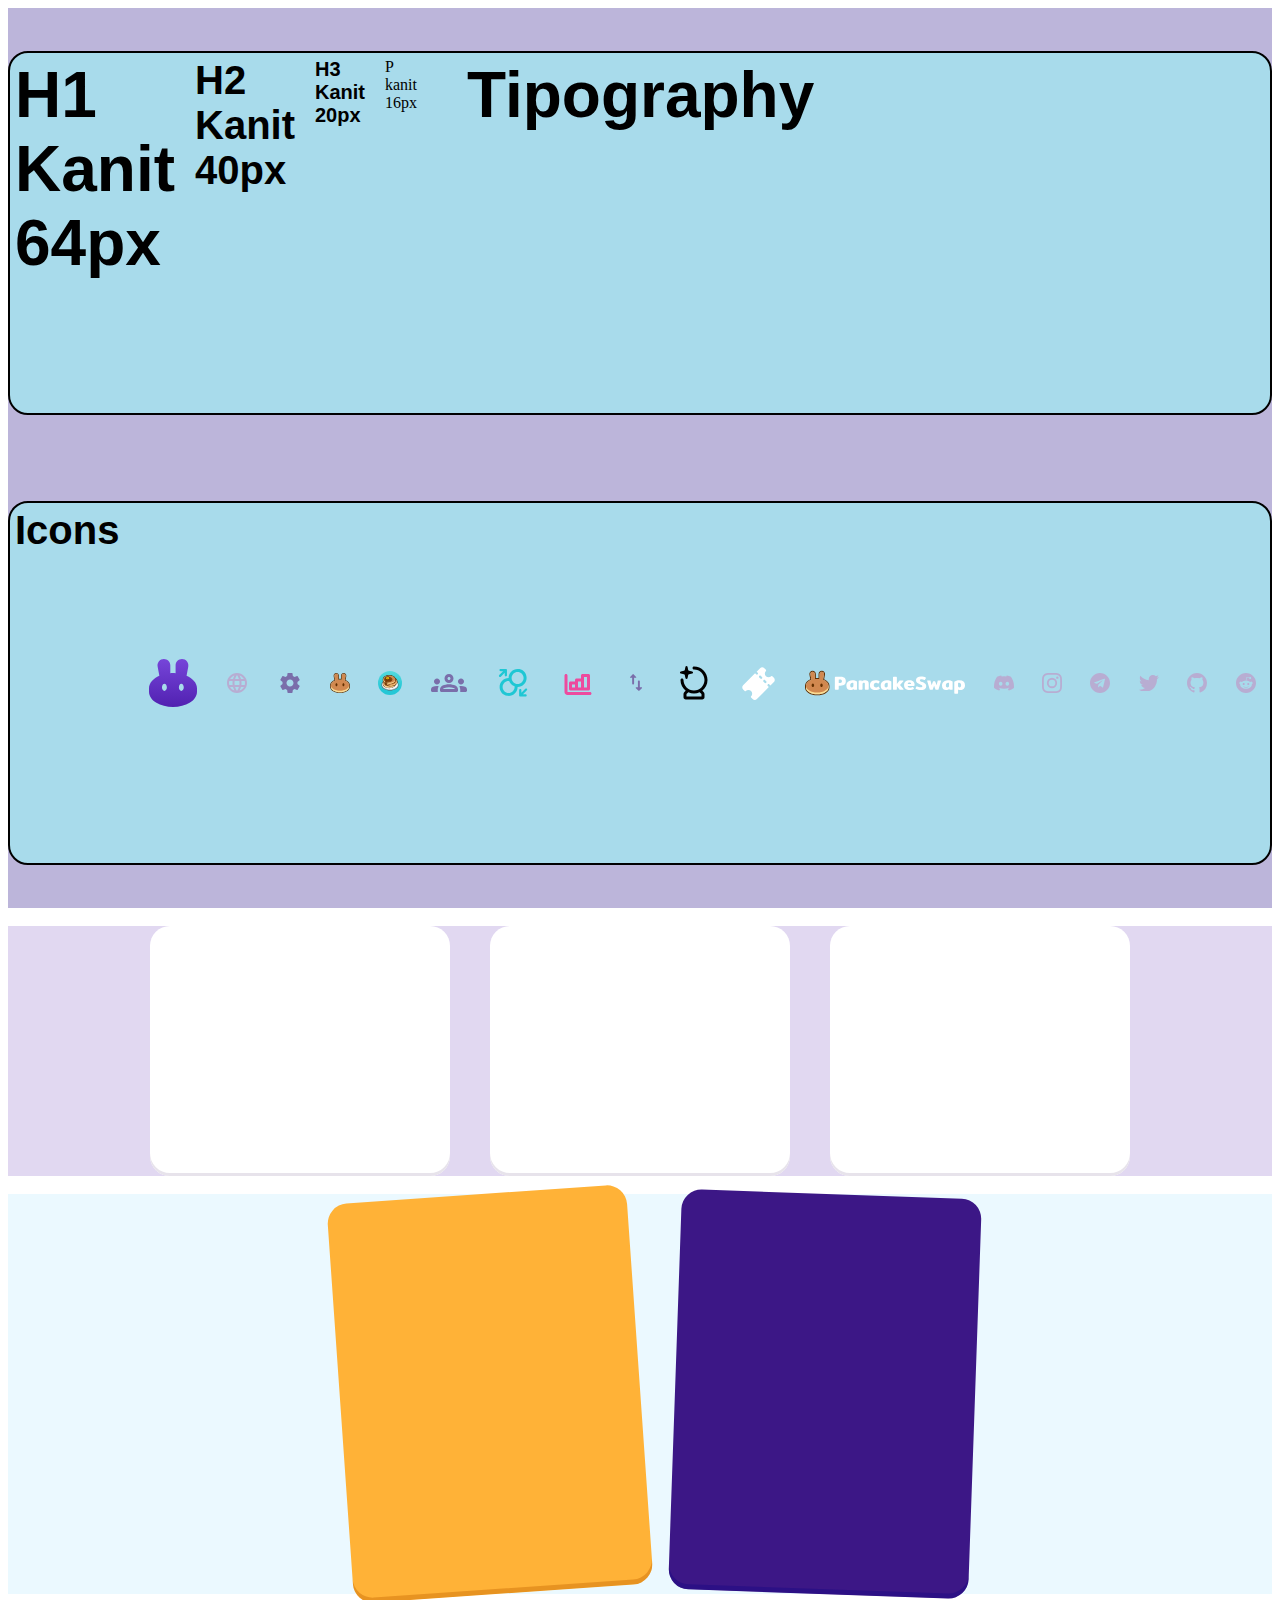
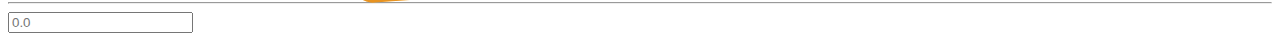
<file: DesignSystem/index.html>
<!DOCTYPE html>
<html lang="en">
<head>
    <!-- test -->
    <link rel="stylesheet" href="style.css">
    <meta charset="UTF-8">
    <meta http-equiv="X-UA-Compatible" content="IE=edge">
    <meta name="viewport" content="width=device-width, initial-scale=1.0">
    <title>Design System</title>
</head>
<body>
    <section>
        <div class="tipography">
            <h1>
                H1 <br>
                Kanit <br>
                64px
            </h1>
            <h2>
                H2 <br>
                Kanit <br>
                40px
            </h2>
            <h3>
                H3 <br>
                Kanit <br>
                20px
            </h3>
            <p>

                P <br>
                kanit <br>
                16px

            </p>
            <h1 class="scritta-brutta">
                Tipography
            </h1>
        </div>
        <div class="icons">
            <h2>
                Icons
            </h2>
            <div class="tutte-cose">
                <!-- purple rabbit -->
                <svg viewBox="0 0 48 48" height="48px" width="48px" color="text" xmlns="http://www.w3.org/2000/svg" class="sc-bdnxRM kuvh"><path fill-rule="evenodd" clip-rule="evenodd" d="M14.9024 0C10.8947 0 7.87179 3.60289 8.60749 7.50271L10.3484 16.7306C4.45101 19.3061 0 23.7533 0 29.3333V32.7273C0 37.3405 3.08306 41.2029 7.39317 43.8102C11.7369 46.4379 17.6132 48 24 48C30.3868 48 36.2631 46.4379 40.6068 43.8102C44.9169 41.2029 48 37.3405 48 32.7273V29.3333C48 23.7236 43.5028 19.2593 37.5552 16.6889L39.2882 7.50271C40.0239 3.6029 37.001 0 32.9933 0C29.4567 0 26.5896 2.83809 26.5896 6.33904V14.147C25.7386 14.0899 24.8746 14.0606 24 14.0606C23.0897 14.0606 22.1908 14.0923 21.3061 14.1541V6.33904C21.3061 2.83809 18.4391 0 14.9024 0ZM17.8776 28.3637C17.8776 30.372 16.7811 32 15.4286 32C14.0761 32 12.9796 30.372 12.9796 28.3637C12.9796 26.3554 14.0761 24.7273 15.4286 24.7273C16.7811 24.7273 17.8776 26.3554 17.8776 28.3637ZM34.7757 28.3637C34.7757 30.372 33.6792 32 32.3267 32C30.9742 32 29.8777 30.372 29.8777 28.3637C29.8777 26.3554 30.9742 24.7273 32.3267 24.7273C33.6792 24.7273 34.7757 26.3554 34.7757 28.3637Z" fill="url(#paint0_linear)"></path><defs><linearGradient id="paint0_linear" x1="24" y1="0" x2="24" y2="48" gradientUnits="userSpaceOnUse"><stop stop-color="#7645D9"></stop><stop offset="1" stop-color="#5121B1"></stop></linearGradient></defs></svg>
                <!-- lingua -->
                <svg viewBox="0 0 24 24" color="textSubtle" width="24px" xmlns="http://www.w3.org/2000/svg" class="sc-bdnxRM iaPfuZ"><path d="M11.99 2C6.47 2 2 6.48 2 12C2 17.52 6.47 22 11.99 22C17.52 22 22 17.52 22 12C22 6.48 17.52 2 11.99 2ZM18.92 8H15.97C15.65 6.75 15.19 5.55 14.59 4.44C16.43 5.07 17.96 6.35 18.92 8ZM12 4.04C12.83 5.24 13.48 6.57 13.91 8H10.09C10.52 6.57 11.17 5.24 12 4.04ZM4.26 14C4.1 13.36 4 12.69 4 12C4 11.31 4.1 10.64 4.26 10H7.64C7.56 10.66 7.5 11.32 7.5 12C7.5 12.68 7.56 13.34 7.64 14H4.26ZM5.08 16H8.03C8.35 17.25 8.81 18.45 9.41 19.56C7.57 18.93 6.04 17.66 5.08 16ZM8.03 8H5.08C6.04 6.34 7.57 5.07 9.41 4.44C8.81 5.55 8.35 6.75 8.03 8ZM12 19.96C11.17 18.76 10.52 17.43 10.09 16H13.91C13.48 17.43 12.83 18.76 12 19.96ZM14.34 14H9.66C9.57 13.34 9.5 12.68 9.5 12C9.5 11.32 9.57 10.65 9.66 10H14.34C14.43 10.65 14.5 11.32 14.5 12C14.5 12.68 14.43 13.34 14.34 14ZM14.59 19.56C15.19 18.45 15.65 17.25 15.97 16H18.92C17.96 17.65 16.43 18.93 14.59 19.56ZM16.36 14C16.44 13.34 16.5 12.68 16.5 12C16.5 11.32 16.44 10.66 16.36 10H19.74C19.9 10.64 20 11.31 20 12C20 12.69 19.9 13.36 19.74 14H16.36Z"></path></svg>
                <!-- impostazioni ingranaggio -->
                <svg  viewBox="0 0 24 24" height="24" width="24" color="textSubtle" xmlns="http://www.w3.org/2000/svg" class="sc-bdnxRM cSawQi"><path d="M19.43 12.98C19.47 12.66 19.5 12.34 19.5 12C19.5 11.66 19.47 11.34 19.43 11.02L21.54 9.37C21.73 9.22 21.78 8.95 21.66 8.73L19.66 5.27C19.54 5.05 19.27 4.97 19.05 5.05L16.56 6.05C16.04 5.65 15.48 5.32 14.87 5.07L14.49 2.42C14.46 2.18 14.25 2 14 2H9.99996C9.74996 2 9.53996 2.18 9.50996 2.42L9.12996 5.07C8.51996 5.32 7.95996 5.66 7.43996 6.05L4.94996 5.05C4.71996 4.96 4.45996 5.05 4.33996 5.27L2.33996 8.73C2.20996 8.95 2.26996 9.22 2.45996 9.37L4.56996 11.02C4.52996 11.34 4.49996 11.67 4.49996 12C4.49996 12.33 4.52996 12.66 4.56996 12.98L2.45996 14.63C2.26996 14.78 2.21996 15.05 2.33996 15.27L4.33996 18.73C4.45996 18.95 4.72996 19.03 4.94996 18.95L7.43996 17.95C7.95996 18.35 8.51996 18.68 9.12996 18.93L9.50996 21.58C9.53996 21.82 9.74996 22 9.99996 22H14C14.25 22 14.46 21.82 14.49 21.58L14.87 18.93C15.48 18.68 16.04 18.34 16.56 17.95L19.05 18.95C19.28 19.04 19.54 18.95 19.66 18.73L21.66 15.27C21.78 15.05 21.73 14.78 21.54 14.63L19.43 12.98ZM12 15.5C10.07 15.5 8.49996 13.93 8.49996 12C8.49996 10.07 10.07 8.5 12 8.5C13.93 8.5 15.5 10.07 15.5 12C15.5 13.93 13.93 15.5 12 15.5Z"></path></svg>
                <!-- brown rabbit -->
                <svg viewBox="0 0 32 32" class="sc-bdnxRM kDWlca mobile-icon" color="text" width="20px" xmlns="http://www.w3.org/2000/svg"><path fill-rule="evenodd" clip-rule="evenodd" d="M5.84199 5.00181C5.35647 2.40193 7.35138 0 9.9962 0C12.3302 0 14.2222 1.89206 14.2222 4.22603V9.43607C14.806 9.39487 15.3992 9.37374 16 9.37374C16.5772 9.37374 17.1474 9.39324 17.709 9.43131V4.22603C17.709 1.89206 19.601 0 21.935 0C24.5798 0 26.5747 2.40193 26.0892 5.00181L24.9456 11.1259C28.8705 12.8395 31.8384 15.8157 31.8384 19.5556V21.8182C31.8384 24.8936 29.8038 27.4686 26.9594 29.2068C24.0928 30.9586 20.2149 32 16 32C11.7851 32 7.90719 30.9586 5.04062 29.2068C2.19624 27.4686 0.161621 24.8936 0.161621 21.8182V19.5556C0.161621 15.8355 3.09899 12.8708 6.99084 11.1538L5.84199 5.00181ZM23.48 11.9305L24.8183 4.76446C25.1552 2.96 23.7707 1.29293 21.935 1.29293C20.3151 1.29293 19.0019 2.60612 19.0019 4.22603V10.8562C18.5774 10.8018 18.1462 10.7586 17.709 10.7274C17.1484 10.6873 16.5782 10.6667 16 10.6667C15.3982 10.6667 14.8049 10.689 14.2222 10.7324C13.785 10.765 13.3537 10.8094 12.9293 10.8651V4.22603C12.9293 2.60612 11.6161 1.29293 9.9962 1.29293C8.16055 1.29293 6.77597 2.96 7.11295 4.76446L8.45562 11.9543C4.25822 13.5135 1.45455 16.3344 1.45455 19.5556V21.8182C1.45455 26.7274 7.96677 30.7071 16 30.7071C24.0332 30.7071 30.5455 26.7274 30.5455 21.8182V19.5556C30.5455 16.318 27.7131 13.4847 23.48 11.9305Z" fill="#633001"></path><path d="M30.5455 21.8183C30.5455 26.7275 24.0333 30.7072 16 30.7072C7.96681 30.7072 1.45459 26.7275 1.45459 21.8183V19.5557H30.5455V21.8183Z" fill="#FEDC90"></path><path fill-rule="evenodd" clip-rule="evenodd" d="M7.11298 4.7645C6.77601 2.96004 8.16058 1.29297 9.99624 1.29297C11.6161 1.29297 12.9293 2.60616 12.9293 4.22607V10.8652C13.9192 10.7351 14.9466 10.6667 16 10.6667C17.0291 10.6667 18.0333 10.732 19.0019 10.8562V4.22607C19.0019 2.60616 20.3151 1.29297 21.935 1.29297C23.7707 1.29297 25.1553 2.96004 24.8183 4.7645L23.4801 11.9306C27.7131 13.4847 30.5455 16.318 30.5455 19.5556C30.5455 24.4648 24.0333 28.4445 16 28.4445C7.96681 28.4445 1.45459 24.4648 1.45459 19.5556C1.45459 16.3345 4.25826 13.5135 8.45566 11.9543L7.11298 4.7645Z" fill="#D1884F"></path><path class="left-eye" d="M11.9595 18.9091C11.9595 20.248 11.2359 21.3333 10.3433 21.3333C9.45075 21.3333 8.72717 20.248 8.72717 18.9091C8.72717 17.5702 9.45075 16.4849 10.3433 16.4849C11.2359 16.4849 11.9595 17.5702 11.9595 18.9091Z" fill="#633001"></path><path class="right-eye" d="M23.1111 18.9091C23.1111 20.248 22.3875 21.3333 21.4949 21.3333C20.6024 21.3333 19.8788 20.248 19.8788 18.9091C19.8788 17.5702 20.6024 16.4849 21.4949 16.4849C22.3875 16.4849 23.1111 17.5702 23.1111 18.9091Z" fill="#633001"></path></svg>
                <!-- pancake circle -->
                <svg viewBox="0 0 90 90" width="24px" color="text" xmlns="http://www.w3.org/2000/svg" class="sc-bdnxRM crMNLM"><circle cx="45" cy="45" r="45" fill="url(#paint0_linear_pancakeround)"></circle><path fill-rule="evenodd" clip-rule="evenodd" d="M15.7703 49.9442C15.7626 50.1122 15.7587 50.2809 15.7587 50.4501C15.7587 51.0897 15.8144 51.7214 15.923 52.3435H15.7587V53.3228C15.7587 53.8008 15.7898 54.2744 15.8508 54.7428C17.0423 63.8844 29.6377 71.0772 45 71.0772C60.3623 71.0772 72.9577 63.8844 74.1492 54.7428C74.2102 54.2744 74.2413 53.8008 74.2413 53.3228V52.3435H74.077C74.1856 51.7214 74.2413 51.0897 74.2413 50.4501C74.2413 50.2809 74.2374 50.1122 74.2297 49.9442C73.7886 40.3727 60.8709 32.6957 45 32.6957C29.1291 32.6957 16.2114 40.3727 15.7703 49.9442ZM13.3688 49.9442C13.5863 44.1042 17.5547 39.1986 23.0781 35.845C28.8037 32.3686 36.5601 30.2964 45 30.2964C53.4399 30.2964 61.1964 32.3686 66.9219 35.845C72.4453 39.1986 76.4137 44.1042 76.6312 49.9442H76.6406V53.3228C76.6406 59.3853 72.6041 64.4779 66.9219 67.9279C61.1964 71.4043 53.4399 73.4765 45 73.4765C36.5601 73.4765 28.8037 71.4043 23.0781 67.9279C17.3959 64.4779 13.3594 59.3853 13.3594 53.3228V49.9442H13.3688Z" fill="#606063"></path><path d="M74.2412 53.3233C74.2412 63.1287 61.1494 71.0776 44.9999 71.0776C28.8503 71.0776 15.7585 63.1287 15.7585 53.3233V50.5127H74.2412V53.3233Z" fill="#BEBEBE"></path><path d="M74.2412 50.4502C74.2412 60.2557 61.1494 68.2046 44.9999 68.2046C28.8503 68.2046 15.7585 60.2557 15.7585 50.4502C15.7585 40.6447 28.8503 32.6958 44.9999 32.6958C61.1494 32.6958 74.2412 40.6447 74.2412 50.4502Z" fill="#FAF9FA"></path><path fill-rule="evenodd" clip-rule="evenodd" d="M20.2578 45.4345C20.2577 45.4456 20.2577 45.4567 20.2577 45.4679C20.2577 46.2752 20.3747 47.0659 20.5989 47.8338H20.2574V48.8736C20.2574 49.3326 20.2953 49.7861 20.3691 50.2332C21.4839 56.9839 30.8104 62.2532 42.1508 62.2532C53.4912 62.2532 62.8178 56.9839 63.9326 50.2332C64.0064 49.7861 64.0442 49.3326 64.0442 48.8736V47.8338H63.7032C63.9213 47.0868 64.038 46.3183 64.0442 45.5339C64.0444 45.5119 64.0445 45.4899 64.0445 45.4679C64.0445 45.4567 64.0444 45.4456 64.0444 45.4345C64.015 38.0605 54.2243 32.0883 42.1511 32.0883C30.0779 32.0883 20.2872 38.0605 20.2578 45.4345ZM17.8585 45.4345H17.8582V48.8736C17.8582 53.7204 21.0631 57.7199 25.4188 60.3817C29.8156 63.0687 35.7372 64.6525 42.1508 64.6525C48.5644 64.6525 54.4861 63.0687 58.8829 60.3817C63.2385 57.7199 66.4435 53.7204 66.4435 48.8736V45.5428C66.4437 45.5178 66.4438 45.4928 66.4438 45.4679C66.4438 40.621 63.2388 36.6216 58.8832 33.9598C54.4863 31.2728 48.5647 29.689 42.1511 29.689C35.7375 29.689 29.8158 31.2728 25.419 33.9598C21.0734 36.6155 17.8731 40.6027 17.8585 45.4345Z" fill="#633001"></path><path d="M64.0441 48.8738C64.0441 56.2631 54.2421 62.2534 42.1507 62.2534C30.0593 62.2534 20.2573 56.2631 20.2573 48.8738V45.7346H64.0441V48.8738Z" fill="#FEDC90"></path><path d="M64.0441 45.4679C64.0441 52.8573 54.2421 58.8475 42.1507 58.8475C30.0593 58.8475 20.2573 52.8573 20.2573 45.4679C20.2573 38.0786 30.0593 32.0884 42.1507 32.0884C54.2421 32.0884 64.0441 38.0786 64.0441 45.4679Z" fill="#D1884F"></path><path fill-rule="evenodd" clip-rule="evenodd" d="M26.8557 38.2365C26.8556 38.2476 26.8556 38.2587 26.8556 38.2699C26.8556 39.0772 26.9726 39.8679 27.1968 40.6359H26.8553V41.6756C26.8553 42.1346 26.8932 42.5881 26.967 43.0352C28.0818 49.7859 37.4083 55.0552 48.7487 55.0552C60.0891 55.0552 69.4157 49.7859 70.5305 43.0352C70.6043 42.5881 70.6421 42.1346 70.6421 41.6756V40.6359H70.3011C70.5192 39.8888 70.6359 39.1203 70.6421 38.3359C70.6423 38.3139 70.6424 38.2919 70.6424 38.2699C70.6424 38.2587 70.6423 38.2476 70.6423 38.2365C70.6129 30.8625 60.8222 24.8903 48.749 24.8903C36.6758 24.8903 26.8851 30.8625 26.8557 38.2365ZM24.4564 38.2365H24.4561V41.6756C24.4561 46.5224 27.661 50.5219 32.0167 53.1837C36.4135 55.8707 42.3351 57.4545 48.7487 57.4545C55.1623 57.4545 61.084 55.8707 65.4808 53.1837C69.8364 50.5219 73.0414 46.5224 73.0414 41.6756V38.3448C73.0416 38.3198 73.0417 38.2948 73.0417 38.2699C73.0417 33.4231 69.8367 29.4236 65.4811 26.7618C61.0842 24.0748 55.1626 22.491 48.749 22.491C42.3354 22.491 36.4137 24.0748 32.0169 26.7618C27.6713 29.4175 24.471 33.4047 24.4564 38.2365Z" fill="#633001"></path><path d="M70.6422 41.6758C70.6422 49.0651 60.8402 55.0554 48.7488 55.0554C36.6575 55.0554 26.8555 49.0651 26.8555 41.6758V38.5366H70.6422V41.6758Z" fill="#FEDC90"></path><path d="M70.6422 38.2699C70.6422 45.6593 60.8402 51.6495 48.7488 51.6495C36.6575 51.6495 26.8555 45.6593 26.8555 38.2699C26.8555 30.8806 36.6575 24.8904 48.7488 24.8904C60.8402 24.8904 70.6422 30.8806 70.6422 38.2699Z" fill="#D1884F"></path><path fill-rule="evenodd" clip-rule="evenodd" d="M20.2578 31.0385C20.2577 31.0496 20.2577 31.0607 20.2577 31.0719C20.2577 31.8792 20.3747 32.6699 20.5989 33.4379H20.2574V34.4776C20.2574 34.9366 20.2953 35.3901 20.3691 35.8372C21.4839 42.5879 30.8104 47.8572 42.1508 47.8572C53.4912 47.8572 62.8178 42.5879 63.9326 35.8372C64.0064 35.3901 64.0442 34.9366 64.0442 34.4776V33.4379H63.7032C63.9213 32.6908 64.038 31.9223 64.0442 31.1379C64.0444 31.1159 64.0445 31.0939 64.0445 31.0719C64.0445 31.0607 64.0444 31.0496 64.0444 31.0385C64.015 23.6645 54.2243 17.6923 42.1511 17.6923C30.0779 17.6923 20.2872 23.6645 20.2578 31.0385ZM17.8585 31.0385H17.8582V34.4776C17.8582 39.3244 21.0631 43.3239 25.4188 45.9857C29.8156 48.6727 35.7372 50.2565 42.1508 50.2565C48.5644 50.2565 54.4861 48.6727 58.8829 45.9857C63.2385 43.3239 66.4435 39.3244 66.4435 34.4776V31.1468C66.4437 31.1218 66.4438 31.0968 66.4438 31.0719C66.4438 26.2251 63.2388 22.2256 58.8832 19.5638C54.4863 16.8768 48.5647 15.293 42.1511 15.293C35.7375 15.293 29.8158 16.8768 25.419 19.5638C21.0734 22.2195 17.8731 26.2067 17.8585 31.0385Z" fill="#633001"></path><path d="M64.0441 34.4778C64.0441 41.8671 54.2421 47.8574 42.1507 47.8574C30.0593 47.8574 20.2573 41.8671 20.2573 34.4778V31.3386H64.0441V34.4778Z" fill="#FEDC90"></path><path d="M64.0441 31.0719C64.0441 38.4613 54.2421 44.4515 42.1507 44.4515C30.0593 44.4515 20.2573 38.4613 20.2573 31.0719C20.2573 23.6826 30.0593 17.6924 42.1507 17.6924C54.2421 17.6924 64.0441 23.6826 64.0441 31.0719Z" fill="#D1884F"></path><path fill-rule="evenodd" clip-rule="evenodd" d="M25.4361 31.9044C25.4361 34.3714 27.2287 36.5809 30.0567 38.0676L28.0973 41.4614L28.0977 41.4617H28.0973V50.0509C28.0973 51.1867 29.018 52.1075 30.1538 52.1075C31.2896 52.1075 32.2104 51.1867 32.2104 50.0509V43.22L34.3184 39.5686C35.6663 39.8545 37.1133 40.0097 38.6192 40.0097C45.9 40.0097 51.8022 36.3808 51.8022 31.9044C51.8022 27.428 45.9 23.7991 38.6192 23.7991C31.3383 23.7991 25.4361 27.428 25.4361 31.9044Z" fill="url(#paint1_linear_pancakeround)"></path><path fill-rule="evenodd" clip-rule="evenodd" d="M30.0569 38.0676C29.7437 37.9029 29.4431 37.7294 29.1563 37.5476C26.8538 36.0883 25.4363 34.0982 25.4363 31.9045C25.4363 27.428 31.3386 23.7991 38.6194 23.7991C45.9002 23.7991 51.8025 27.428 51.8025 31.9045C51.8025 36.3809 45.9002 40.0098 38.6194 40.0098C37.1135 40.0098 35.6666 39.8545 34.3187 39.5687L32.2106 43.22V50.0509C32.2106 51.1868 31.2899 52.1075 30.1541 52.1075C29.0183 52.1075 28.0975 51.1868 28.0975 50.0509V41.4617L30.0569 38.0676ZM25.9981 41.4978V50.0509C25.9981 52.3462 27.8588 54.2069 30.1541 54.2069C32.4493 54.2069 34.31 52.3462 34.31 50.0509V43.7826L35.4034 41.8887C36.4418 42.0334 37.5181 42.1092 38.6194 42.1092C42.584 42.1092 46.2738 41.1254 49.0408 39.4242C51.7735 37.7441 53.9019 35.1446 53.9019 31.9045C53.9019 28.6643 51.7735 26.0648 49.0408 24.3847C46.2738 22.6835 42.584 21.6997 38.6194 21.6997C34.6548 21.6997 30.965 22.6835 28.198 24.3847C25.4652 26.0648 23.3369 28.6643 23.3369 31.9045C23.3369 34.7481 24.9657 37.0898 27.2286 38.7677L26.2939 40.3867C26.2048 40.5358 26.1337 40.697 26.0835 40.8672C26.0221 41.0746 25.9943 41.2873 25.9981 41.4978Z" fill="#633001"></path><path d="M29.5544 28.4894C29.5544 30.8083 32.5084 32.6882 36.1524 32.6882C39.7964 32.6882 42.7505 30.8083 42.7505 28.4894C42.7505 26.1704 39.7964 24.2905 36.1524 24.2905C32.5084 24.2905 29.5544 26.1704 29.5544 28.4894Z" fill="#9E7200"></path><path d="M29.5547 26.6899H42.7508V28.4894H29.5547V26.6899Z" fill="#9E7200"></path><path d="M29.5544 26.6898C29.5544 29.0088 32.5084 30.8887 36.1524 30.8887C39.7964 30.8887 42.7505 29.0088 42.7505 26.6898C42.7505 24.3709 39.7964 22.491 36.1524 22.491C32.5084 22.491 29.5544 24.3709 29.5544 26.6898Z" fill="#F0B90B"></path><path d="M33.6489 26.1838L35.5086 25.0003C35.9016 24.7502 36.4038 24.7502 36.7968 25.0003L38.6565 26.1838C39.0269 26.4195 39.0269 26.9602 38.6565 27.1959L36.7968 28.3794C36.4038 28.6295 35.9016 28.6295 35.5086 28.3794L33.6489 27.1959C33.2785 26.9602 33.2785 26.4195 33.6489 26.1838Z" fill="#9E7200"></path><path fill-rule="evenodd" clip-rule="evenodd" d="M30.3599 21.9496C31.9392 20.9446 33.9929 20.3916 36.1525 20.3916C38.3121 20.3916 40.3658 20.9446 41.9451 21.9496C43.4996 22.9389 44.8499 24.5636 44.8499 26.6899V28.4894C44.8499 30.6156 43.4996 32.2404 41.9451 33.2296C40.3658 34.2347 38.3121 34.7876 36.1525 34.7876C33.9929 34.7876 31.9392 34.2347 30.3599 33.2296C28.8054 32.2404 27.4551 30.6156 27.4551 28.4894V26.6899C27.4551 24.5636 28.8054 22.9389 30.3599 21.9496ZM36.1525 22.491C32.5085 22.491 29.5545 24.3709 29.5545 26.6899V28.4894C29.5545 30.8083 32.5085 32.6882 36.1525 32.6882C39.7965 32.6882 42.7505 30.8083 42.7505 28.4894V26.6899C42.7505 24.3709 39.7965 22.491 36.1525 22.491Z" fill="#633001"></path><defs><linearGradient id="paint0_linear_pancakeround" x1="45" y1="0" x2="45" y2="90" gradientUnits="userSpaceOnUse"><stop stop-color="#54DADE"></stop><stop offset="0.762157" stop-color="#24C7D6"></stop></linearGradient><linearGradient id="paint1_linear_pancakeround" x1="38.7618" y1="24.0704" x2="38.7618" y2="51.8948" gradientUnits="userSpaceOnUse"><stop stop-color="#9F4A08"></stop><stop offset="0.370494" stop-color="#7D3900"></stop><stop offset="1" stop-color="#8D4104"></stop></linearGradient></defs></svg>
                <!-- omini utente -->
                <svg viewBox="0 0 24 24" color="secondary" width="36px" xmlns="http://www.w3.org/2000/svg" class="sc-bdnxRM dubkGi"><path d="M4 13C5.1 13 6 12.1 6 11C6 9.9 5.1 9 4 9C2.9 9 2 9.9 2 11C2 12.1 2.9 13 4 13ZM5.13 14.1C4.76 14.04 4.39 14 4 14C3.01 14 2.07 14.21 1.22 14.58C0.48 14.9 0 15.62 0 16.43V17C0 17.5523 0.447715 18 1 18H4.5V16.39C4.5 15.56 4.73 14.78 5.13 14.1ZM20 13C21.1 13 22 12.1 22 11C22 9.9 21.1 9 20 9C18.9 9 18 9.9 18 11C18 12.1 18.9 13 20 13ZM24 16.43C24 15.62 23.52 14.9 22.78 14.58C21.93 14.21 20.99 14 20 14C19.61 14 19.24 14.04 18.87 14.1C19.27 14.78 19.5 15.56 19.5 16.39V18H23C23.5523 18 24 17.5523 24 17V16.43ZM16.24 13.65C15.07 13.13 13.63 12.75 12 12.75C10.37 12.75 8.93 13.14 7.76 13.65C6.68 14.13 6 15.21 6 16.39V17C6 17.5523 6.44772 18 7 18H17C17.5523 18 18 17.5523 18 17V16.39C18 15.21 17.32 14.13 16.24 13.65ZM8.07 16C8.16 15.77 8.2 15.61 8.98 15.31C9.95 14.93 10.97 14.75 12 14.75C13.03 14.75 14.05 14.93 15.02 15.31C15.79 15.61 15.83 15.77 15.93 16H8.07ZM12 8C12.55 8 13 8.45 13 9C13 9.55 12.55 10 12 10C11.45 10 11 9.55 11 9C11 8.45 11.45 8 12 8ZM12 6C10.34 6 9 7.34 9 9C9 10.66 10.34 12 12 12C13.66 12 15 10.66 15 9C15 7.34 13.66 6 12 6Z"></path></svg>
                <!-- trade icon -->
                <svg viewBox="0 0 24 24" color="primary" width="36px" xmlns="http://www.w3.org/2000/svg" class="sc-bdnxRM ACFFk"><path d="M21.2628 15.8306C21.5556 16.1235 21.5556 16.5983 21.2628 16.8912L18.654 19.5H20.3789C20.7931 19.5 21.1289 19.8358 21.1289 20.25C21.1289 20.6642 20.7931 21 20.3789 21L16.8433 21C16.4291 21 16.0933 20.6642 16.0933 20.25V16.7145C16.0933 16.3002 16.4291 15.9645 16.8433 15.9645C17.2575 15.9645 17.5933 16.3002 17.5933 16.7145V18.4393L20.2021 15.8306C20.495 15.5377 20.9699 15.5377 21.2628 15.8306Z"></path><path d="M2.81293 7.78034C3.10583 8.07323 3.5807 8.07323 3.87359 7.78034L6.48235 5.17158L6.48235 6.89645C6.48235 7.31067 6.81814 7.64645 7.23235 7.64645C7.64656 7.64645 7.98235 7.31067 7.98235 6.89645L7.98235 3.36092C7.98235 3.16201 7.90333 2.97124 7.76268 2.83059C7.62203 2.68994 7.43126 2.61092 7.23235 2.61092L3.69682 2.61092C3.2826 2.61092 2.94682 2.9467 2.94682 3.36092C2.94682 3.77513 3.2826 4.11092 3.69682 4.11092H5.42169L2.81293 6.71968C2.52004 7.01257 2.52004 7.48744 2.81293 7.78034Z"></path><path fill-rule="evenodd" clip-rule="evenodd" d="M8.46203 20.5622C8.66377 20.5827 8.86846 20.5932 9.07561 20.5932C12.3893 20.5932 15.0756 17.9069 15.0756 14.5932C18.3893 14.5932 21.0756 11.9069 21.0756 8.59315C21.0756 5.69362 19.0189 3.27448 16.2847 2.71504C15.9185 2.64011 15.5402 2.59853 15.153 2.59363C15.1272 2.5933 15.1014 2.59314 15.0755 2.59314C11.7618 2.59314 9.07549 5.27943 9.07549 8.59314C5.76179 8.59314 3.07549 11.2794 3.07549 14.5931C3.07549 17.5962 5.28172 20.0839 8.16175 20.524C8.26107 20.5392 8.36118 20.5519 8.46203 20.5622ZM5.07549 14.5931C5.07549 12.384 6.86636 10.5931 9.07549 10.5931C9.19246 10.5931 9.30806 10.5981 9.42214 10.6079C10.0255 12.3008 11.3678 13.6431 13.0607 14.2465C13.0705 14.3606 13.0755 14.4762 13.0755 14.5931C13.0755 16.8023 11.2846 18.5931 9.07549 18.5931C6.86636 18.5931 5.07549 16.8023 5.07549 14.5931ZM11.0755 8.59314C11.0755 6.384 12.8664 4.59314 15.0755 4.59314C17.2846 4.59314 19.0755 6.384 19.0755 8.59314C19.0755 10.8023 17.2846 12.5931 15.0755 12.5931C12.8664 12.5931 11.0755 10.8023 11.0755 8.59314Z"></path></svg>
                <!-- statistiche icon -->
                <svg viewBox="0 0 24 24" color="failure" width="36px" xmlns="http://www.w3.org/2000/svg" class="sc-bdnxRM kyGFY"><path d="M5 7C5 6.44772 4.55228 6 4 6C3.44772 6 3 6.44772 3 7V18C3 19.1046 3.89543 20 5 20H20C20.5523 20 21 19.5523 21 19C21 18.4477 20.5523 18 20 18H5V7Z"></path><path fill-rule="evenodd" clip-rule="evenodd" d="M19 17H7C6.44772 17 6 16.5523 6 16V12C6 11.4477 6.44772 11 7 11H10V10C10 9.44772 10.4477 9 11 9H14V7C14 6.44772 14.4477 6 15 6H19C19.5523 6 20 6.44772 20 7V16C20 16.5523 19.5523 17 19 17ZM16 8H18V15H16V8ZM12 15H14V11H12V15ZM10 13H8V15H10V13Z"></path></svg>
                <!-- arrows top-bottom  -->
                <svg viewBox="0 0 24 25" height="24px" width="24px" color="textSubtle" xmlns="http://www.w3.org/2000/svg" class="sc-bdnxRM cSawQi"><path d="M16 17.01V11C16 10.45 15.55 10 15 10C14.45 10 14 10.45 14 11V17.01H12.21C11.76 17.01 11.54 17.55 11.86 17.86L14.65 20.64C14.85 20.83 15.16 20.83 15.36 20.64L18.15 17.86C18.47 17.55 18.24 17.01 17.8 17.01H16ZM8.65003 3.35002L5.86003 6.14002C5.54003 6.45002 5.76003 6.99002 6.21003 6.99002H8.00003V13C8.00003 13.55 8.45003 14 9.00003 14C9.55003 14 10 13.55 10 13V6.99002H11.79C12.24 6.99002 12.46 6.45002 12.14 6.14002L9.35003 3.35002C9.16003 3.16002 8.84003 3.16002 8.65003 3.35002Z"></path></svg>
                <!-- sfera magica -->
                <svg viewBox="0 0 24 24" width="36px" color="inverseContrast" xmlns="http://www.w3.org/2000/svg" class="sc-bdnxRM eVBpMC"><path d="M3.18731 5.68438C2.44993 5.52604 2.44993 4.47393 3.18731 4.31559L5.3203 3.85755C5.58957 3.79973 5.79991 3.58939 5.85774 3.32012L6.31577 1.18713C6.47411 0.449748 7.52622 0.449751 7.68457 1.18713L8.1426 3.32012C8.20042 3.58939 8.41076 3.79973 8.68003 3.85755L10.813 4.31559C11.5504 4.47393 11.5504 5.52604 10.813 5.68438L8.68003 6.14241C8.41076 6.20024 8.20042 6.41058 8.1426 6.67985L7.68457 8.81284C7.52622 9.55022 6.47411 9.55022 6.31577 8.81284L5.85774 6.67985C5.79991 6.41058 5.58957 6.20024 5.3203 6.14241L3.18731 5.68438Z"></path><path fill-rule="evenodd" clip-rule="evenodd" d="M12 2.99998C15.866 2.99998 19 6.13399 19 9.99998C19 13.866 15.866 17 12 17C8.13401 17 5 13.866 5 9.99998C5 9.4477 4.55228 8.99998 4 8.99998C3.44772 8.99998 3 9.4477 3 9.99998C3 12.8894 4.36163 15.4608 6.47822 17.1075L5.58579 18C5.21071 18.3751 5 18.8838 5 19.4142V21.5C5 22.3284 5.67157 23 6.5 23H17.5C18.3284 23 19 22.3284 19 21.5V19.4142C19 18.8838 18.7893 18.3751 18.4142 18L17.5218 17.1075C19.6384 15.4608 21 12.8894 21 9.99998C21 5.02942 16.9706 0.999985 12 0.999985C11.4477 0.999985 11 1.4477 11 1.99998C11 2.55227 11.4477 2.99998 12 2.99998ZM12 19C10.6564 19 9.38156 18.7056 8.23649 18.1777L7 19.4142L7 21H17V19.4142L15.7635 18.1777C14.6184 18.7056 13.3436 19 12 19Z"></path></svg>
                <!-- ticket  -->
                <svg viewBox="0 0 24 24" color="white" width="36px" xmlns="http://www.w3.org/2000/svg" class="sc-bdnxRM kYHDzn"><path fill-rule="evenodd" clip-rule="evenodd" d="M1.4144 13.4824L9.36944 5.52736L10.0765 6.23446C10.3694 6.52736 10.8443 6.52736 11.1372 6.23446C11.4301 5.94157 11.4301 5.4667 11.1372 5.1738L10.4301 4.4667L12.7281 2.16869C13.5092 1.38764 14.7755 1.38764 15.5565 2.16869L16.6173 3.22943C16.8125 3.42465 16.8125 3.74115 16.6173 3.93637C15.641 4.91268 15.641 6.49559 16.6173 7.4719C17.5936 8.44821 19.1765 8.44821 20.1528 7.4719C20.348 7.27669 20.6645 7.27669 20.8597 7.4719L21.9205 8.53265C22.7015 9.3137 22.7015 10.58 21.9205 11.3611L19.6224 13.6592L18.9153 12.9521C18.6224 12.6592 18.1475 12.6592 17.8546 12.9521C17.5617 13.245 17.5617 13.7198 17.8546 14.0127L18.5617 14.7198L10.6068 22.6748C9.82574 23.4558 8.55941 23.4558 7.77836 22.6748L6.7177 21.6141C6.52244 21.4189 6.52244 21.1023 6.7177 20.907C7.69401 19.9307 7.69401 18.3478 6.7177 17.3715C5.74139 16.3952 4.15848 16.3952 3.18217 17.3715C2.9869 17.5667 2.67032 17.5667 2.47506 17.3715L1.4144 16.3108C0.633351 15.5298 0.633351 14.2634 1.4144 13.4824ZM13.2584 7.29521C12.9655 7.00232 12.4907 7.00232 12.1978 7.29521C11.9049 7.5881 11.9049 8.06298 12.1978 8.35587L12.9049 9.06298C13.1978 9.35587 13.6727 9.35587 13.9655 9.06298C14.2584 8.77009 14.2584 8.29521 13.9655 8.00232L13.2584 7.29521ZM15.0262 10.1236C15.3191 9.83075 15.794 9.83074 16.0869 10.1236L16.794 10.8307C17.0869 11.1236 17.0869 11.5985 16.794 11.8914C16.5011 12.1843 16.0262 12.1843 15.7333 11.8914L15.0262 11.1843C14.7333 10.8914 14.7333 10.4165 15.0262 10.1236Z"></path></svg>
                <!-- pancake logo+brown rabbit -->
                <svg viewBox="0 0 160 26" width="160px" color="text" xmlns="http://www.w3.org/2000/svg" class="sc-bdnxRM kDWlca"><path d="M30.8524 19.7569C30.4803 19.7569 30.2173 19.6799 30.0633 19.5259C29.9221 19.372 29.8516 19.1282 29.8516 18.7946V7.65066C29.8516 7.31705 29.9285 7.07326 30.0825 6.91928C30.2365 6.75248 30.4931 6.66907 30.8524 6.66907H35.5679C37.3642 6.66907 38.6858 7.04759 39.5327 7.80463C40.3796 8.56167 40.803 9.69082 40.803 11.1921C40.803 12.6805 40.3796 13.8032 39.5327 14.5603C38.6987 15.3045 37.3771 15.6766 35.5679 15.6766H33.7394V18.7946C33.7394 19.1282 33.6624 19.372 33.5085 19.5259C33.3545 19.6799 33.0914 19.7569 32.7193 19.7569H30.8524ZM35.2599 12.8858C35.786 12.8858 36.1902 12.7446 36.4725 12.4624C36.7676 12.1801 36.9151 11.7566 36.9151 11.1921C36.9151 10.6147 36.7676 10.1848 36.4725 9.90253C36.1902 9.62025 35.786 9.47911 35.2599 9.47911H33.7394V12.8858H35.2599Z" fill="#FFFFFF"></path><path d="M45.3484 20.0456C44.1423 20.0456 43.1735 19.6607 42.4421 18.8908C41.7236 18.1081 41.3643 17.011 41.3643 15.5996C41.3643 14.5218 41.6081 13.5787 42.0957 12.7703C42.5961 11.9619 43.2954 11.3396 44.1936 10.9034C45.1046 10.4543 46.1503 10.2297 47.3308 10.2297C48.306 10.2297 49.1657 10.3388 49.9099 10.5569C50.6669 10.7622 51.3598 11.0638 51.9885 11.4615V19.1602C51.9885 19.404 51.9436 19.5644 51.8538 19.6414C51.764 19.7184 51.5844 19.7569 51.3149 19.7569H49.3517C49.2106 19.7569 49.1015 19.7376 49.0245 19.6992C48.9475 19.6478 48.8834 19.5708 48.8321 19.4682L48.5819 18.8908C48.2097 19.2886 47.7607 19.5773 47.2346 19.7569C46.7213 19.9494 46.0926 20.0456 45.3484 20.0456ZM46.7919 17.428C47.2923 17.428 47.6837 17.3061 47.966 17.0623C48.2482 16.8186 48.3894 16.4721 48.3894 16.023V13.0205C48.1456 12.905 47.8376 12.8473 47.4655 12.8473C46.7855 12.8473 46.2402 13.0847 45.8296 13.5594C45.4318 14.0342 45.2329 14.7014 45.2329 15.5611C45.2329 16.8057 45.7526 17.428 46.7919 17.428Z" fill="#FFFFFF"></path><path d="M54.667 19.7569C54.2949 19.7569 54.0319 19.6799 53.8779 19.5259C53.7239 19.372 53.6469 19.1282 53.6469 18.7946V11.1151C53.6469 10.8841 53.6854 10.7301 53.7624 10.6532C53.8522 10.5633 54.0318 10.5184 54.3013 10.5184H56.2837C56.4377 10.5184 56.5532 10.5441 56.6302 10.5954C56.72 10.6339 56.7713 10.7109 56.7841 10.8264L56.8804 11.4038C57.2397 11.0445 57.708 10.7622 58.2854 10.5569C58.8756 10.3388 59.53 10.2297 60.2486 10.2297C61.2879 10.2297 62.1283 10.5248 62.7699 11.1151C63.4115 11.6925 63.7322 12.5522 63.7322 13.6942V18.7946C63.7322 19.1282 63.6552 19.372 63.5013 19.5259C63.3601 19.6799 63.1035 19.7569 62.7314 19.7569H60.8645C60.4924 19.7569 60.2229 19.6799 60.0561 19.5259C59.9021 19.372 59.8251 19.1282 59.8251 18.7946V13.9444C59.8251 13.5594 59.7417 13.2836 59.5749 13.1167C59.4081 12.9499 59.1451 12.8665 58.7858 12.8665C58.4009 12.8665 58.0929 12.9692 57.862 13.1745C57.6438 13.3798 57.5348 13.6621 57.5348 14.0213V18.7946C57.5348 19.1282 57.4578 19.372 57.3038 19.5259C57.1627 19.6799 56.906 19.7569 56.5339 19.7569H54.667Z" fill="#FFFFFF"></path><path d="M70.5354 20.0456C68.739 20.0456 67.3532 19.6286 66.3781 18.7946C65.4029 17.9605 64.9153 16.748 64.9153 15.1569C64.9153 14.1817 65.1399 13.322 65.5889 12.5778C66.038 11.8336 66.686 11.2562 67.5329 10.8456C68.3926 10.435 69.4062 10.2297 70.5739 10.2297C71.4592 10.2297 72.2034 10.3131 72.8065 10.4799C73.4224 10.6467 73.9677 10.9034 74.4425 11.2498C74.5836 11.3396 74.6542 11.4551 74.6542 11.5963C74.6542 11.6989 74.6029 11.8336 74.5002 12.0004L73.7111 13.367C73.6213 13.5466 73.5122 13.6364 73.3839 13.6364C73.3069 13.6364 73.185 13.5851 73.0182 13.4824C72.6718 13.2643 72.3446 13.1039 72.0366 13.0013C71.7415 12.8986 71.3694 12.8473 70.9203 12.8473C70.2787 12.8473 69.7591 13.0526 69.3613 13.4632C68.9764 13.8738 68.7839 14.4384 68.7839 15.1569C68.7839 15.8883 68.9828 16.4529 69.3806 16.8506C69.7783 17.2356 70.3237 17.428 71.0165 17.428C71.4271 17.428 71.7992 17.3703 72.1329 17.2548C72.4665 17.1393 72.8065 16.9789 73.1529 16.7736C73.3326 16.671 73.4609 16.6197 73.5379 16.6197C73.6534 16.6197 73.756 16.7095 73.8458 16.8891L74.7119 18.3711C74.7761 18.4994 74.8082 18.6021 74.8082 18.6791C74.8082 18.7946 74.7312 18.9036 74.5772 19.0063C74.0383 19.3527 73.4481 19.6093 72.8065 19.7761C72.1778 19.9558 71.4207 20.0456 70.5354 20.0456Z" fill="#FFFFFF"></path><path d="M79.6881 20.0456C78.482 20.0456 77.5132 19.6607 76.7819 18.8908C76.0633 18.1081 75.704 17.011 75.704 15.5996C75.704 14.5218 75.9478 13.5787 76.4354 12.7703C76.9358 11.9619 77.6351 11.3396 78.5333 10.9034C79.4443 10.4543 80.4901 10.2297 81.6705 10.2297C82.6457 10.2297 83.5054 10.3388 84.2496 10.5569C85.0067 10.7622 85.6995 11.0638 86.3283 11.4615V19.1602C86.3283 19.404 86.2834 19.5644 86.1935 19.6414C86.1037 19.7184 85.9241 19.7569 85.6546 19.7569H83.6915C83.5503 19.7569 83.4412 19.7376 83.3643 19.6992C83.2873 19.6478 83.2231 19.5708 83.1718 19.4682L82.9216 18.8908C82.5495 19.2886 82.1004 19.5773 81.5743 19.7569C81.0611 19.9494 80.4323 20.0456 79.6881 20.0456ZM81.1316 17.428C81.632 17.428 82.0234 17.3061 82.3057 17.0623C82.588 16.8186 82.7291 16.4721 82.7291 16.023V13.0205C82.4853 12.905 82.1774 12.8473 81.8053 12.8473C81.1252 12.8473 80.5799 13.0847 80.1693 13.5594C79.7715 14.0342 79.5726 14.7014 79.5726 15.5611C79.5726 16.8057 80.0923 17.428 81.1316 17.428Z" fill="#FFFFFF"></path><path d="M98.4184 19.0255C98.5082 19.1282 98.5531 19.2436 98.5531 19.372C98.5531 19.4874 98.5146 19.5837 98.4377 19.6607C98.3607 19.7248 98.258 19.7569 98.1297 19.7569H95.1465C94.9668 19.7569 94.8321 19.7441 94.7423 19.7184C94.6653 19.6799 94.5819 19.6093 94.4921 19.5067L91.8745 15.946V18.7946C91.8745 19.1282 91.7975 19.372 91.6435 19.5259C91.4896 19.6799 91.2265 19.7569 90.8544 19.7569H88.9875C88.6154 19.7569 88.3523 19.6799 88.1984 19.5259C88.0572 19.372 87.9866 19.1282 87.9866 18.7946V7.65066C87.9866 7.31705 88.0636 7.07326 88.2176 6.91928C88.3716 6.75248 88.6282 6.66907 88.9875 6.66907H90.8544C91.2265 6.66907 91.4896 6.75248 91.6435 6.91928C91.7975 7.07326 91.8745 7.31705 91.8745 7.65066V14.0983L94.4151 10.7879C94.4921 10.6852 94.5755 10.6147 94.6653 10.5762C94.7551 10.5377 94.8898 10.5184 95.0695 10.5184H98.0527C98.181 10.5184 98.2773 10.5569 98.3414 10.6339C98.4184 10.6981 98.4569 10.7879 98.4569 10.9034C98.4569 11.0317 98.412 11.1472 98.3222 11.2498L95.031 15.0222L98.4184 19.0255Z" fill="#FFFFFF"></path><path d="M104.668 20.0456C103.59 20.0456 102.628 19.866 101.781 19.5067C100.947 19.1474 100.286 18.6085 99.7985 17.89C99.3109 17.1714 99.0671 16.2925 99.0671 15.2531C99.0671 13.6236 99.529 12.379 100.453 11.5193C101.377 10.6596 102.705 10.2297 104.437 10.2297C106.131 10.2297 107.414 10.6532 108.286 11.5C109.172 12.334 109.614 13.4953 109.614 14.9837C109.614 15.6252 109.332 15.946 108.767 15.946H102.724C102.724 16.4978 102.929 16.9212 103.34 17.2163C103.763 17.5114 104.398 17.659 105.245 17.659C105.771 17.659 106.208 17.6141 106.554 17.5243C106.913 17.4216 107.273 17.2741 107.632 17.0816C107.786 17.0174 107.889 16.9854 107.94 16.9854C108.055 16.9854 108.152 17.0623 108.229 17.2163L108.883 18.4481C108.947 18.5764 108.979 18.6727 108.979 18.7368C108.979 18.8523 108.902 18.9614 108.748 19.064C108.222 19.4105 107.626 19.6607 106.958 19.8146C106.291 19.9686 105.528 20.0456 104.668 20.0456ZM106.15 14.0406C106.15 13.553 106.009 13.1745 105.726 12.905C105.444 12.6356 105.021 12.5009 104.456 12.5009C103.892 12.5009 103.462 12.642 103.167 12.9243C102.872 13.1937 102.724 13.5658 102.724 14.0406H106.15Z" fill="#FFFFFF"></path><path d="M116.211 20.0456C115.133 20.0456 114.113 19.9365 113.151 19.7184C112.189 19.4874 111.412 19.1667 110.822 18.7561C110.604 18.6149 110.495 18.4674 110.495 18.3134C110.495 18.2107 110.533 18.1017 110.61 17.9862L111.553 16.4849C111.656 16.331 111.759 16.254 111.861 16.254C111.926 16.254 112.035 16.2989 112.189 16.3887C112.663 16.6582 113.202 16.8763 113.805 17.0431C114.408 17.2099 115.005 17.2933 115.595 17.2933C116.198 17.2933 116.641 17.2035 116.923 17.0238C117.218 16.8442 117.366 16.5555 117.366 16.1577C117.366 15.7728 117.206 15.4713 116.885 15.2531C116.577 15.035 115.993 14.7591 115.133 14.4255C113.837 13.9379 112.824 13.3926 112.092 12.7896C111.374 12.1737 111.015 11.3396 111.015 10.2875C111.015 9.01718 111.47 8.04843 112.381 7.38121C113.292 6.71398 114.505 6.38037 116.019 6.38037C117.071 6.38037 117.969 6.47661 118.713 6.66907C119.47 6.84871 120.112 7.131 120.638 7.51593C120.856 7.68274 120.965 7.83671 120.965 7.97786C120.965 8.06767 120.927 8.17032 120.85 8.2858L119.907 9.78705C119.791 9.94103 119.688 10.018 119.599 10.018C119.534 10.018 119.425 9.97311 119.271 9.88329C118.527 9.3957 117.642 9.15191 116.615 9.15191C116.064 9.15191 115.64 9.24173 115.345 9.42137C115.05 9.601 114.902 9.89612 114.902 10.3067C114.902 10.589 114.979 10.82 115.133 10.9996C115.287 11.1792 115.493 11.3396 115.749 11.4808C116.019 11.6091 116.429 11.7759 116.981 11.9812L117.347 12.1159C118.296 12.488 119.04 12.8473 119.579 13.1937C120.131 13.5273 120.548 13.9444 120.83 14.4448C121.113 14.9324 121.254 15.5483 121.254 16.2925C121.254 17.4344 120.824 18.3455 119.964 19.0255C119.117 19.7056 117.866 20.0456 116.211 20.0456Z" fill="#FFFFFF"></path><path d="M125.343 19.7569C125.151 19.7569 125.003 19.7248 124.9 19.6607C124.798 19.5965 124.721 19.4682 124.67 19.2757L122.187 10.9611C122.161 10.8841 122.148 10.8264 122.148 10.7879C122.148 10.6083 122.277 10.5184 122.533 10.5184H125.074C125.241 10.5184 125.362 10.5505 125.439 10.6147C125.516 10.666 125.568 10.7558 125.593 10.8841L126.633 15.2531L127.941 11.731C128.006 11.577 128.07 11.4744 128.134 11.423C128.211 11.3589 128.339 11.3268 128.519 11.3268H129.731C129.911 11.3268 130.033 11.3589 130.097 11.423C130.174 11.4744 130.245 11.577 130.309 11.731L131.598 15.2531L132.657 10.8841C132.695 10.7558 132.747 10.666 132.811 10.6147C132.875 10.5505 132.991 10.5184 133.157 10.5184H135.717C135.974 10.5184 136.102 10.6083 136.102 10.7879C136.102 10.8264 136.089 10.8841 136.064 10.9611L133.562 19.2757C133.51 19.4682 133.433 19.5965 133.331 19.6607C133.241 19.7248 133.1 19.7569 132.907 19.7569H131.021C130.841 19.7569 130.707 19.7248 130.617 19.6607C130.527 19.5837 130.45 19.4554 130.386 19.2757L129.116 15.7921L127.845 19.2757C127.794 19.4554 127.717 19.5837 127.614 19.6607C127.524 19.7248 127.39 19.7569 127.21 19.7569H125.343Z" fill="#FFFFFF"></path><path d="M140.981 20.0456C139.775 20.0456 138.806 19.6607 138.075 18.8908C137.356 18.1081 136.997 17.011 136.997 15.5996C136.997 14.5218 137.241 13.5787 137.728 12.7703C138.229 11.9619 138.928 11.3396 139.826 10.9034C140.737 10.4543 141.783 10.2297 142.963 10.2297C143.938 10.2297 144.798 10.3388 145.542 10.5569C146.299 10.7622 146.992 11.0638 147.621 11.4615V19.1602C147.621 19.404 147.576 19.5644 147.486 19.6414C147.396 19.7184 147.217 19.7569 146.947 19.7569H144.984C144.843 19.7569 144.734 19.7376 144.657 19.6992C144.58 19.6478 144.516 19.5708 144.465 19.4682L144.214 18.8908C143.842 19.2886 143.393 19.5773 142.867 19.7569C142.354 19.9494 141.725 20.0456 140.981 20.0456ZM142.424 17.428C142.925 17.428 143.316 17.3061 143.598 17.0623C143.881 16.8186 144.022 16.4721 144.022 16.023V13.0205C143.778 12.905 143.47 12.8473 143.098 12.8473C142.418 12.8473 141.873 13.0847 141.462 13.5594C141.064 14.0342 140.865 14.7014 140.865 15.5611C140.865 16.8057 141.385 17.428 142.424 17.428Z" fill="#FFFFFF"></path><path d="M150.28 23.6447C149.908 23.6447 149.645 23.5678 149.491 23.4138C149.35 23.2598 149.279 23.016 149.279 22.6824V11.654C149.857 11.2434 150.582 10.9034 151.454 10.6339C152.327 10.3645 153.238 10.2297 154.187 10.2297C158.062 10.2297 160 11.8721 160 15.1569C160 16.6453 159.589 17.8322 158.768 18.7176C157.947 19.6029 156.786 20.0456 155.284 20.0456C154.861 20.0456 154.45 19.9943 154.053 19.8916C153.668 19.789 153.347 19.6478 153.09 19.4682V22.6824C153.09 23.016 153.013 23.2598 152.859 23.4138C152.705 23.5678 152.442 23.6447 152.07 23.6447H150.28ZM154.457 17.4473C155.009 17.4473 155.419 17.242 155.689 16.8314C155.971 16.408 156.112 15.8434 156.112 15.1377C156.112 14.3036 155.945 13.7198 155.612 13.3862C155.291 13.0398 154.79 12.8665 154.11 12.8665C153.674 12.8665 153.328 12.9243 153.071 13.0398V16.1C153.071 16.5363 153.193 16.8699 153.437 17.1008C153.681 17.3318 154.021 17.4473 154.457 17.4473Z" fill="#FFFFFF"></path><path fill-rule="evenodd" clip-rule="evenodd" d="M4.38998 4.50033C4.01476 2.49106 5.55649 0.634766 7.60049 0.634766C9.40427 0.634766 10.8665 2.09701 10.8665 3.90078V7.92728C11.3177 7.89544 11.7761 7.87911 12.2404 7.87911C12.6865 7.87911 13.1272 7.89418 13.5612 7.9236V3.90078C13.5612 2.09701 15.0234 0.634766 16.8272 0.634766C18.8712 0.634766 20.4129 2.49106 20.0377 4.50033L19.1539 9.23326C22.1872 10.5576 24.4809 12.8577 24.4809 15.748V17.4966C24.4809 19.8734 22.9085 21.8634 20.7102 23.2068C18.4948 24.5606 15.4978 25.3654 12.2404 25.3654C8.98304 25.3654 5.98604 24.5606 3.77065 23.2068C1.57242 21.8634 0 19.8734 0 17.4966V15.748C0 12.873 2.2701 10.5817 5.27785 9.25477L4.38998 4.50033ZM18.0212 9.85508L19.0555 4.3169C19.3159 2.92236 18.2459 1.63399 16.8272 1.63399C15.5753 1.63399 14.5604 2.64886 14.5604 3.90078V9.02479C14.2324 8.98273 13.8991 8.9494 13.5612 8.92524C13.128 8.89426 12.6873 8.87833 12.2404 8.87833C11.7753 8.87833 11.3168 8.89559 10.8665 8.92912C10.5286 8.95429 10.1953 8.98862 9.86729 9.03169V3.90078C9.86729 2.64886 8.85241 1.63399 7.60049 1.63399C6.18184 1.63399 5.11179 2.92235 5.37222 4.3169L6.40988 9.87345C3.16599 11.0784 0.999219 13.2586 0.999219 15.748V17.4966C0.999219 21.2906 6.03208 24.3662 12.2404 24.3662C18.4488 24.3662 23.4817 21.2906 23.4817 17.4966V15.748C23.4817 13.2458 21.2927 11.0562 18.0212 9.85508Z" fill="#633001"></path><path d="M23.4815 17.4967C23.4815 21.2907 18.4486 24.3663 12.2402 24.3663C6.03189 24.3663 0.999023 21.2907 0.999023 17.4967V15.748H23.4815V17.4967Z" fill="#FEDC90"></path><path fill-rule="evenodd" clip-rule="evenodd" d="M5.37202 4.31671C5.1116 2.92216 6.18164 1.63379 7.6003 1.63379C8.85222 1.63379 9.8671 2.64867 9.8671 3.90059V9.0315C10.6321 8.93102 11.4261 8.87813 12.2402 8.87813C13.0356 8.87813 13.8116 8.9286 14.5602 9.02459V3.90059C14.5602 2.64867 15.5751 1.63379 16.827 1.63379C18.2457 1.63379 19.3157 2.92216 19.0553 4.31671L18.021 9.85488C21.2925 11.056 23.4815 13.2457 23.4815 15.7478C23.4815 19.5418 18.4486 22.6174 12.2402 22.6174C6.03189 22.6174 0.999023 19.5418 0.999023 15.7478C0.999023 13.2584 3.16579 11.0782 6.40968 9.87326L5.37202 4.31671Z" fill="#D1884F"></path><path class="left-eye" d="M9.11817 15.2485C9.11817 16.2833 8.55896 17.1221 7.86914 17.1221C7.17932 17.1221 6.62012 16.2833 6.62012 15.2485C6.62012 14.2138 7.17932 13.375 7.86914 13.375C8.55896 13.375 9.11817 14.2138 9.11817 15.2485Z" fill="#633001"></path><path class="right-eye" d="M17.7363 15.2485C17.7363 16.2833 17.1771 17.1221 16.4873 17.1221C15.7975 17.1221 15.2383 16.2833 15.2383 15.2485C15.2383 14.2138 15.7975 13.375 16.4873 13.375C17.1771 13.375 17.7363 14.2138 17.7363 15.2485Z" fill="#633001"></path></svg>
                <!-- discord  -->
                <svg viewBox="0 0 20 16" width="20px" color="#B8ADD2" xmlns="http://www.w3.org/2000/svg" class="sc-bdnxRM eNPaSS" style="cursor: pointer;"><path d="M16.93 1.644A16.491 16.491 0 0012.86.38a.062.062 0 00-.066.031c-.175.313-.37.72-.506 1.041a15.226 15.226 0 00-4.573 0A10.54 10.54 0 007.2.412a.064.064 0 00-.065-.031 16.447 16.447 0 00-4.07 1.263.058.058 0 00-.028.023C.444 5.54-.266 9.319.083 13.05a.069.069 0 00.026.047 16.584 16.584 0 004.994 2.525.064.064 0 00.07-.023c.385-.526.728-1.08 1.022-1.662a.063.063 0 00-.035-.088 10.917 10.917 0 01-1.56-.744.064.064 0 01-.007-.106c.105-.079.21-.16.31-.243a.062.062 0 01.065-.009c3.273 1.495 6.817 1.495 10.051 0a.062.062 0 01.066.008c.1.083.204.165.31.244a.064.064 0 01-.005.106c-.499.291-1.017.537-1.561.743a.064.064 0 00-.034.089c.3.582.643 1.135 1.02 1.66a.063.063 0 00.07.025 16.53 16.53 0 005.003-2.525.064.064 0 00.026-.046c.417-4.314-.699-8.061-2.957-11.384a.05.05 0 00-.026-.023zM6.684 10.778c-.985 0-1.797-.905-1.797-2.016 0-1.11.796-2.015 1.797-2.015 1.01 0 1.814.912 1.798 2.015 0 1.111-.796 2.016-1.798 2.016zm6.646 0c-.986 0-1.797-.905-1.797-2.016 0-1.11.796-2.015 1.797-2.015 1.009 0 1.813.912 1.797 2.015 0 1.111-.788 2.016-1.797 2.016z"></path></svg>
                <!-- instagram -->
                <svg viewBox="0 0 18 18" xmlns="http://www.w3.org/2000/svg" width="20px" color="#B8ADD2" class="sc-bdnxRM eNPaSS" style="cursor: pointer;"><path d="M9 1.625c2.407 0 2.685.01 3.641.052.874.04 1.358.185 1.666.308.422.165.72.36 1.04.669.318.319.514.617.668 1.039.123.318.267.792.308 1.666.042.946.052 1.234.052 3.641s-.01 2.685-.052 3.641c-.04.874-.185 1.358-.308 1.666-.165.422-.36.72-.669 1.04a2.66 2.66 0 01-1.039.668c-.318.123-.792.267-1.666.308-.946.042-1.234.052-3.641.052s-2.685-.01-3.641-.052c-.874-.04-1.358-.185-1.666-.308a2.911 2.911 0 01-1.04-.669 2.659 2.659 0 01-.668-1.039c-.123-.318-.267-.792-.308-1.666-.042-.946-.052-1.234-.052-3.641s.01-2.685.052-3.641c.04-.874.185-1.358.308-1.666.165-.422.36-.72.669-1.04a2.658 2.658 0 011.039-.668c.318-.123.792-.267 1.666-.308.956-.042 1.234-.052 3.641-.052zM9 0C6.552 0 6.254.01 5.287.051c-.957.052-1.615.196-2.18.422a4.311 4.311 0 00-1.595 1.039A4.311 4.311 0 00.473 3.106c-.226.566-.37 1.224-.422 2.18C.011 6.255 0 6.553 0 9s.01 2.746.051 3.713c.042.957.196 1.615.422 2.18.226.597.535 1.091 1.039 1.595.504.504.998.813 1.594 1.039.576.226 1.224.37 2.18.422.957.04 1.266.051 3.714.051s2.746-.01 3.713-.051c.957-.042 1.615-.196 2.18-.422a4.311 4.311 0 001.595-1.039 4.311 4.311 0 001.039-1.594c.226-.576.37-1.224.422-2.18.04-.957.051-1.266.051-3.714s-.01-2.746-.051-3.713c-.042-.957-.196-1.615-.422-2.18a4.312 4.312 0 00-1.039-1.595A4.311 4.311 0 0014.894.473c-.576-.226-1.224-.37-2.18-.422C11.745.011 11.447 0 9 0z"></path><path d="M9 4.382a4.618 4.618 0 100 9.236 4.618 4.618 0 000-9.236zm0 7.621A3.007 3.007 0 015.997 9 3.007 3.007 0 019 5.997 3.007 3.007 0 0112.003 9 3.007 3.007 0 019 12.003zM13.803 5.277a1.08 1.08 0 100-2.16 1.08 1.08 0 000 2.16z"></path></svg>
                <!-- telegram -->
                <svg viewBox="0 0 20 20" width="20px" color="#B8ADD2" xmlns="http://www.w3.org/2000/svg" class="sc-bdnxRM elXZTS" style="cursor: pointer;"><path d="M10 0C4.478 0 0 4.478 0 9.99 0 15.511 4.478 20 10 20s10-4.488 10-10.01C20 4.477 15.522 0 10 0zm4.925 6.28c-.064.927-1.78 7.856-1.78 7.856s-.107.406-.48.416a.644.644 0 01-.49-.192c-.395-.33-1.29-.97-2.132-1.556a.953.953 0 01-.107.096c-.192.17-.48.416-.789.714a10.7 10.7 0 00-.373.352l-.01.01a2.214 2.214 0 01-.193.171c-.415.341-.458.053-.458-.096l.224-2.441v-.021l.01-.022c.011-.032.033-.043.033-.043s4.36-3.88 4.477-4.296c.01-.021-.021-.042-.074-.021-.288.096-5.31 3.273-5.864 3.625-.032.02-.128.01-.128.01l-2.441-.8s-.288-.117-.192-.383c.021-.053.053-.107.17-.181.544-.384 10-3.785 10-3.785s.267-.085.427-.032c.074.032.117.064.16.17.01.043.021.128.021.224 0 .054-.01.118-.01.224z"></path></svg>
                <!-- twitter -->
                <svg viewBox="0 0 18 15" width="20px" color="#B8ADD2" xmlns="http://www.w3.org/2000/svg" class="sc-bdnxRM eNPaSS" style="cursor: pointer;"><path d="M5.659 15c6.79 0 10.507-5.766 10.507-10.763 0-.16 0-.32-.01-.49A7.578 7.578 0 0018 1.79c-.663.3-1.376.5-2.127.6a3.824 3.824 0 001.63-2.1c-.713.44-1.503.75-2.352.92A3.6 3.6 0 0012.46 0C10.419 0 8.76 1.699 8.76 3.787c0 .3.039.58.098.86-3.064-.15-5.786-1.669-7.61-3.957A3.858 3.858 0 00.75 2.598c0 1.31.654 2.469 1.64 3.148a3.638 3.638 0 01-1.669-.47v.05c0 1.83 1.278 3.368 2.956 3.708-.312.09-.634.13-.976.13-.234 0-.468-.02-.692-.07.468 1.509 1.834 2.598 3.453 2.628a7.284 7.284 0 01-4.585 1.62c-.293 0-.595-.01-.878-.05A10.206 10.206 0 005.659 15z" fill="#B8ADD2"></path></svg>
                <!-- gitHub -->
                <svg viewBox="0 0 20 20" xmlns="http://www.w3.org/2000/svg" width="20px" color="#B8ADD2" class="sc-bdnxRM eNPaSS" style="cursor: pointer;"><path fill-rule="evenodd" clip-rule="evenodd" d="M9.97 0C4.464 0 0 4.465 0 9.97c0 4.403 2.875 8.134 6.789 9.48.49.06.673-.245.673-.49v-1.712c-2.753.611-3.364-1.346-3.364-1.346-.428-1.162-1.101-1.468-1.101-1.468-.917-.611.061-.611.061-.611.979.06 1.53 1.04 1.53 1.04.917 1.528 2.323 1.1 2.874.856a2.13 2.13 0 01.611-1.346c-2.201-.245-4.526-1.1-4.526-4.954 0-1.101.367-1.957 1.04-2.691-.061-.184-.428-1.223.122-2.569 0 0 .857-.245 2.753 1.04.795-.245 1.651-.306 2.507-.306.857 0 1.713.122 2.508.306 1.896-1.285 2.752-1.04 2.752-1.04.55 1.346.184 2.385.123 2.63a3.956 3.956 0 011.04 2.691c0 3.853-2.325 4.648-4.527 4.893.367.306.673.918.673 1.835v2.752c0 .245.184.55.673.49A9.98 9.98 0 0020 9.97C19.939 4.464 15.474 0 9.97 0z"></path></svg>
                <!-- reddit -->
                <svg viewBox="0 0 20 20" xmlns="http://www.w3.org/2000/svg" width="20px" color="#B8ADD2" class="sc-bdnxRM eNPaSS" style="cursor: pointer;"><path d="M12.09 13.412c-.448.447-1.408.607-2.09.607-.682 0-1.642-.16-2.09-.607a.27.27 0 00-.383 0 .27.27 0 000 .383c.714.704 2.068.757 2.473.757.405 0 1.76-.053 2.473-.767a.27.27 0 000-.384.28.28 0 00-.383.01zM8.753 11.034c0-.576-.47-1.045-1.045-1.045-.576 0-1.045.47-1.045 1.045 0 .576.47 1.045 1.045 1.045.576 0 1.045-.47 1.045-1.045z"></path><path d="M10 0C4.478 0 0 4.478 0 10s4.478 10 10 10 10-4.467 10-10c-.01-5.522-4.478-10-10-10zm5.8 11.333c.02.138.032.287.032.437 0 2.25-2.612 4.062-5.832 4.062-3.22 0-5.832-1.813-5.832-4.062 0-.15.011-.299.032-.437A1.447 1.447 0 013.337 10 1.463 1.463 0 015.81 8.945c1.013-.736 2.41-1.194 3.966-1.237 0-.021.736-3.486.736-3.486 0-.064.042-.128.096-.16a.263.263 0 01.202-.043l2.42.523c.17-.342.523-.587.928-.587A1.04 1.04 0 0115.203 5a1.04 1.04 0 01-1.045 1.045 1.034 1.034 0 01-1.034-.992l-2.175-.469-.661 3.124c1.535.053 2.91.522 3.902 1.237a1.454 1.454 0 012.473 1.044 1.48 1.48 0 01-.863 1.344z"></path><path d="M12.292 10c-.576 0-1.045.47-1.045 1.045s.47 1.045 1.045 1.045c.576 0 1.045-.47 1.045-1.045A1.06 1.06 0 0012.292 10z"></path></svg>
            </div>
        </div>
    </section>

    <br>

     <!-- 3 schedine a centro pagina, da sostituire img con icon -->

     <article class="threesheets">
        <div></div>
        <div></div>
        <div></div>
    </article>

    <br>

    <!-- Due schede colorate in fondo alla pagina  -->

    <article class="colsheets">
       <div class="yellow"></div>
       <div class="purple"></div>
    </article>
    <!--Input by Marco-->
    <hr>
    <div class="class1">
        <div class="class2">
            <div class="class3">
                <div class="class4">
                    <input type="text" placeholder="0.0">
                </div>
            </div>
            <div class="class5"></div>
        </div>
    </div>
</body>
</html>
</file>
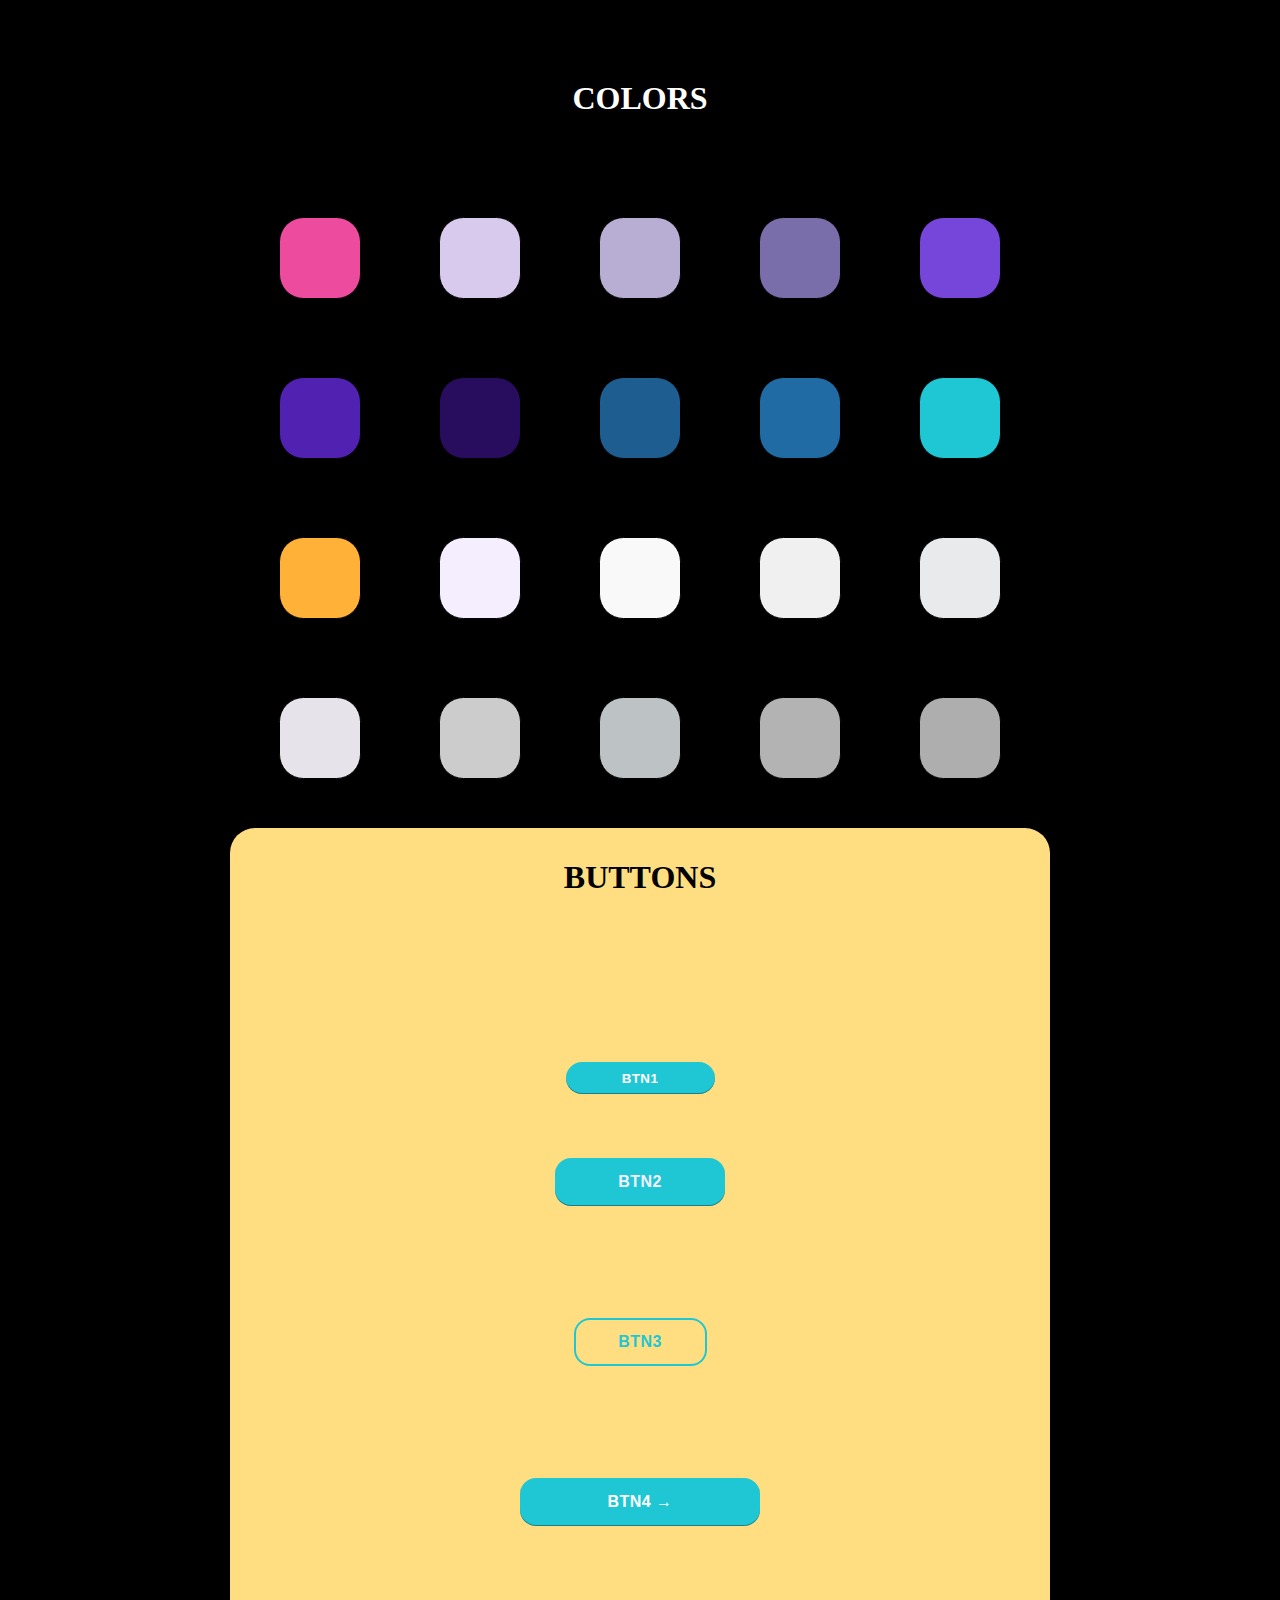
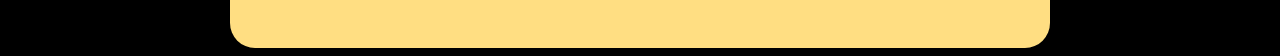
<file: DesignSystem/colors&button.html>
<!DOCTYPE html>
<html>

<head>
    <meta charset="utf-8">
    <meta name="viewport" content="width=device-width, initial-scale=1.0, maximum-scale=1.0, user-scalable=no">
    <title>Design System</title>
    <link rel="stylesheet" href="colors&button.css">
</head>

<body>

     <!--COLORS-->
     <section class="colors">
        <h1 class="title">COLORS</h1>
       <div class="pink"></div>
       <div class="light_pink"></div>
       <div class="light_purple_max"></div>
       <div class="light_purple"></div>
       <div class="medium_purple"></div>
       <div class="purple"></div>
       <div class="dark_purple"></div>
       <div class="blue"></div>
       <div class="blue_medium"></div>
       <div class="blue_light"></div>
       <div class="yellow"></div>
       <div class="light_white1"></div>
       <div class="light_white2"></div>
       <div class="light_white3"></div>
       <div class="light_white4"></div>
       <div class="light_white5"></div>
       <div class="grey_light1"></div>
       <div class="grey_light2"></div>
       <div class="grey_medium"></div>
       <div class="grey"></div>
   </section>

   <!--BUTTONS-->
   <section class="buttons">

       <h1 class="title_btn">BUTTONS</h1>

       <div class="navbar_btn">
           <button class="btn1">BTN1</button>
       </div>
       <div class="mainblue_btn">
           <button class="btn2">BTN2</button>
       </div>
       <div class="white_btn">
           <button class="btn3">BTN3</button>
       </div>
       <div class="cards_btn">
           <button class="btn4">BTN4 &#8594</button>
       </div>
   </section>
</body>
</html>
</file>
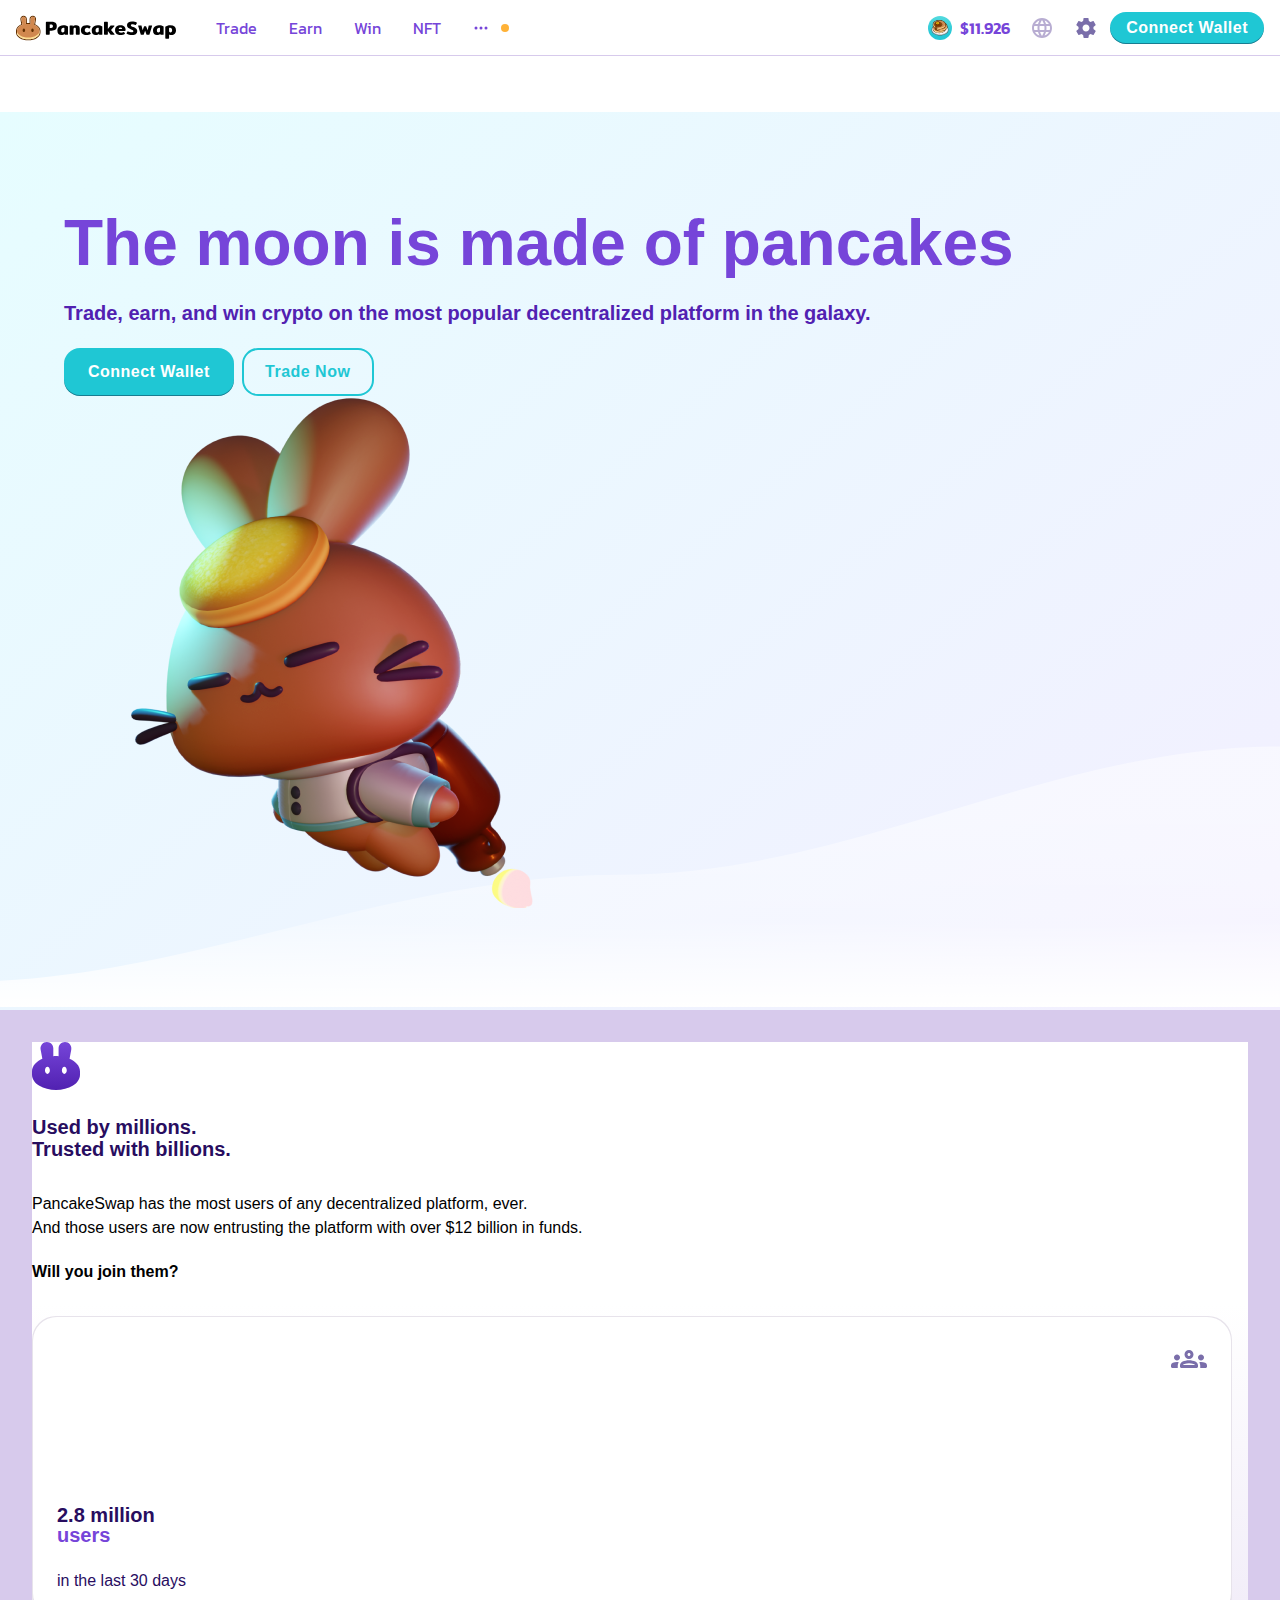
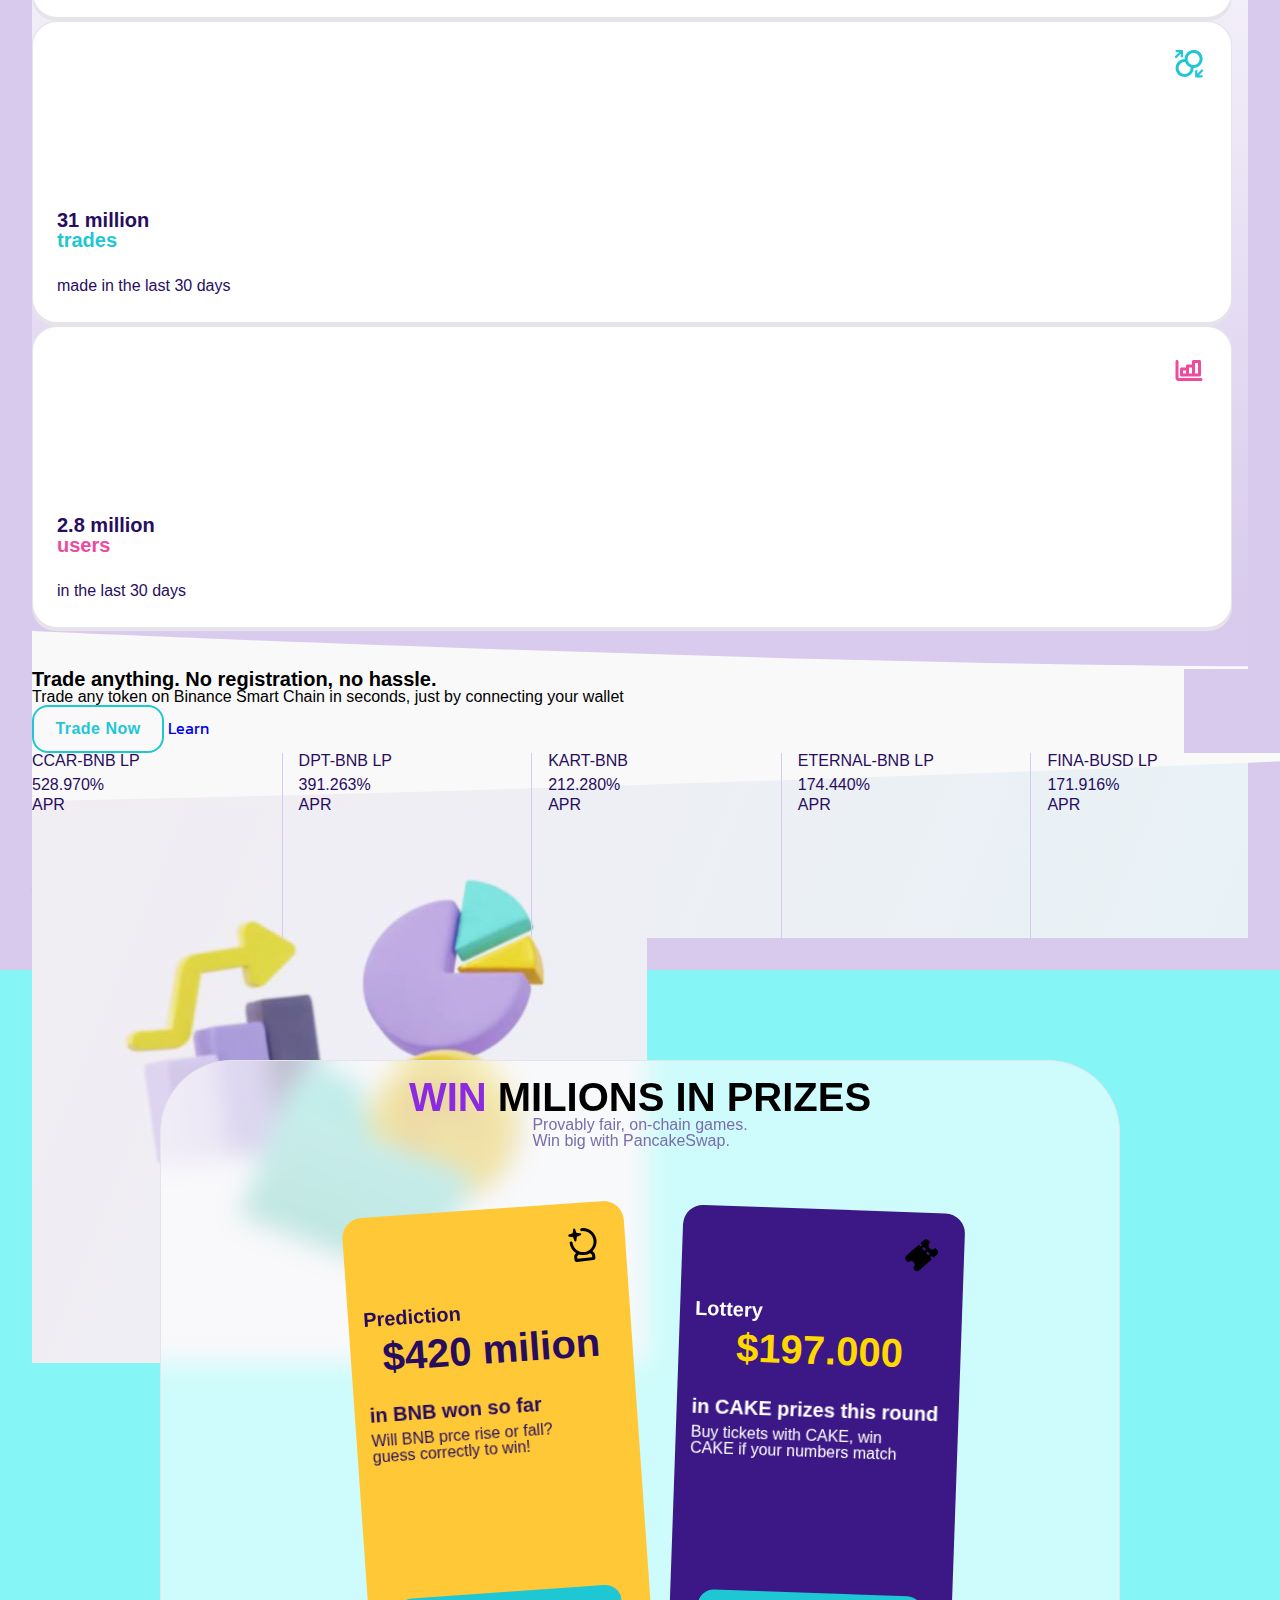
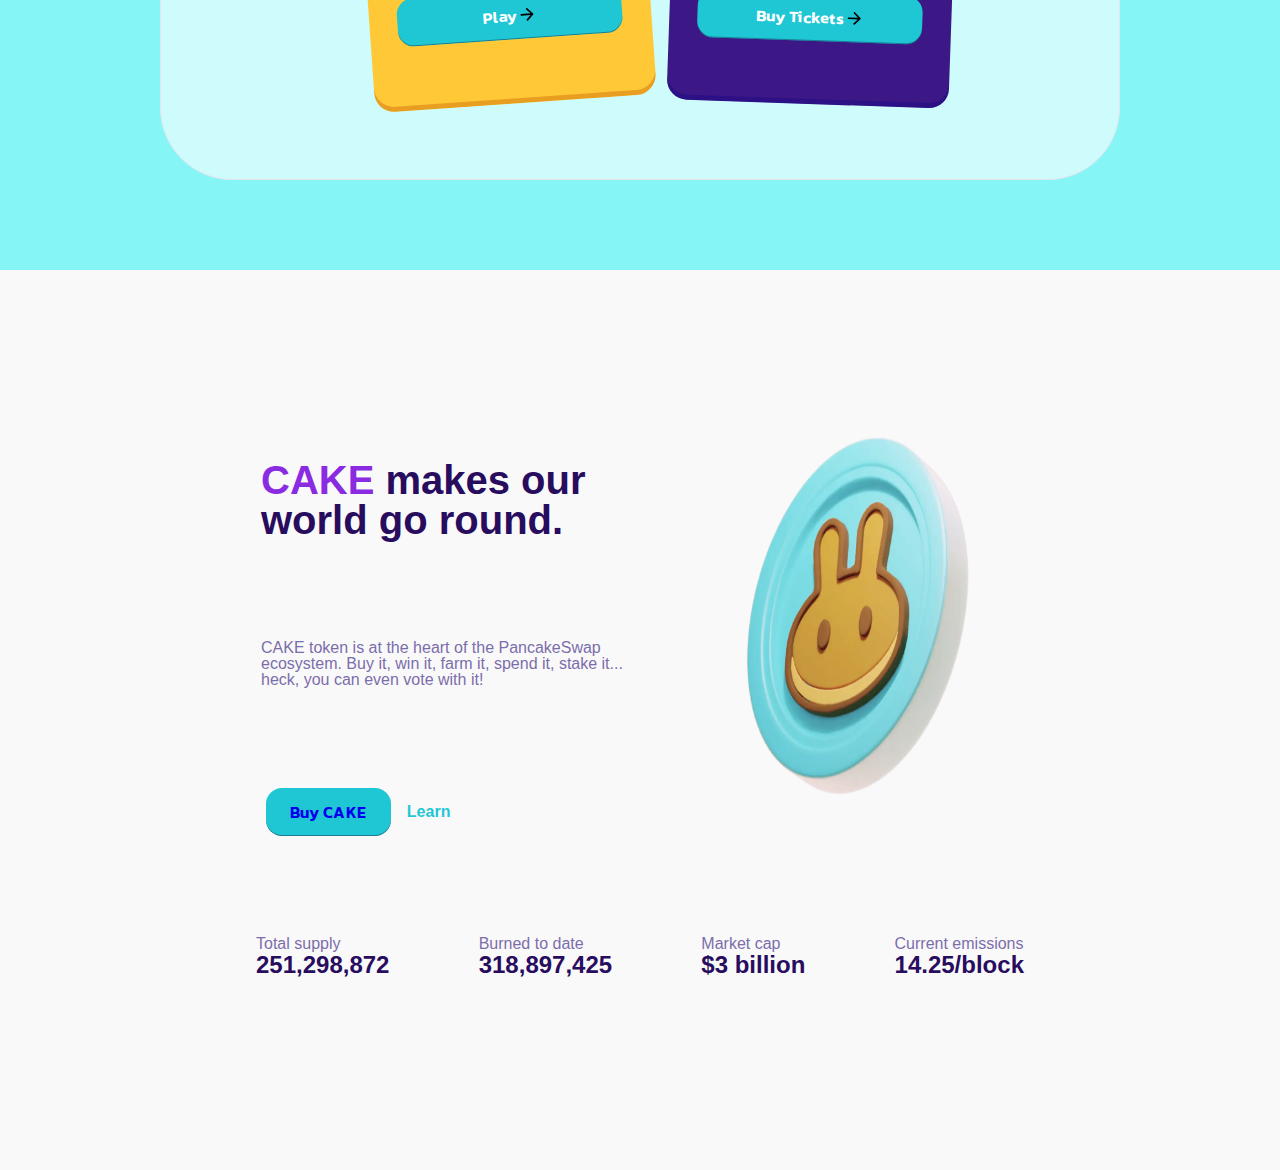
<file: Sito Web/pancake.html>
<!DOCTYPE html>
<html lang="en">
<head>
    <link rel="stylesheet" href="pancake-style.css">
    <meta charset="UTF-8">
    <meta http-equiv="X-UA-Compatible" content="IE=edge">
    <meta name="viewport" content="width=device-width, initial-scale=1.0">
    <link rel="preconnect" href="https://fonts.googleapis.com">
    <link rel="preconnect" href="https://fonts.gstatic.com" crossorigin>
    <link href="https://fonts.googleapis.com/css2?family=Kanit:wght@100;300;400;500;700;800;900&display=swap" rel="stylesheet">
    <title>Pancake Clone</title>
</head> 
<body>
    <!--Header topbar menu-->
    <header>
        <nav class="menu-bar">
            <div class="header-left-topbar">
                <div>
                    <a href="index.html" class="topbar-logo">
                        <svg
                         viewBox="0 0 160 26" 
                         class="desktop-logo" 
                         color="text" width="20px" 
                         xmlns="http://www.w3.org/2000/svg"
                        >
                            <path
                                d="M30.8524 19.7569C30.4803 19.7569 30.2173 19.6799 30.0633 19.5259C29.9221 19.372 29.8516 19.1282 29.8516 18.7946V7.65066C29.8516 7.31705 29.9285 7.07326 30.0825 6.91928C30.2365 6.75248 30.4931 6.66907 30.8524 6.66907H35.5679C37.3642 6.66907 38.6858 7.04759 39.5327 7.80463C40.3796 8.56167 40.803 9.69082 40.803 11.1921C40.803 12.6805 40.3796 13.8032 39.5327 14.5603C38.6987 15.3045 37.3771 15.6766 35.5679 15.6766H33.7394V18.7946C33.7394 19.1282 33.6624 19.372 33.5085 19.5259C33.3545 19.6799 33.0914 19.7569 32.7193 19.7569H30.8524ZM35.2599 12.8858C35.786 12.8858 36.1902 12.7446 36.4725 12.4624C36.7676 12.1801 36.9151 11.7566 36.9151 11.1921C36.9151 10.6147 36.7676 10.1848 36.4725 9.90253C36.1902 9.62025 35.786 9.47911 35.2599 9.47911H33.7394V12.8858H35.2599Z"
                                fill="#000000"
                            ></path>
                            <path
                                d="M45.3484 20.0456C44.1423 20.0456 43.1735 19.6607 42.4421 18.8908C41.7236 18.1081 41.3643 17.011 41.3643 15.5996C41.3643 14.5218 41.6081 13.5787 42.0957 12.7703C42.5961 11.9619 43.2954 11.3396 44.1936 10.9034C45.1046 10.4543 46.1503 10.2297 47.3308 10.2297C48.306 10.2297 49.1657 10.3388 49.9099 10.5569C50.6669 10.7622 51.3598 11.0638 51.9885 11.4615V19.1602C51.9885 19.404 51.9436 19.5644 51.8538 19.6414C51.764 19.7184 51.5844 19.7569 51.3149 19.7569H49.3517C49.2106 19.7569 49.1015 19.7376 49.0245 19.6992C48.9475 19.6478 48.8834 19.5708 48.8321 19.4682L48.5819 18.8908C48.2097 19.2886 47.7607 19.5773 47.2346 19.7569C46.7213 19.9494 46.0926 20.0456 45.3484 20.0456ZM46.7919 17.428C47.2923 17.428 47.6837 17.3061 47.966 17.0623C48.2482 16.8186 48.3894 16.4721 48.3894 16.023V13.0205C48.1456 12.905 47.8376 12.8473 47.4655 12.8473C46.7855 12.8473 46.2402 13.0847 45.8296 13.5594C45.4318 14.0342 45.2329 14.7014 45.2329 15.5611C45.2329 16.8057 45.7526 17.428 46.7919 17.428Z"
                                fill="#000000"
                            ></path>
                            <path
                                d="M54.667 19.7569C54.2949 19.7569 54.0319 19.6799 53.8779 19.5259C53.7239 19.372 53.6469 19.1282 53.6469 18.7946V11.1151C53.6469 10.8841 53.6854 10.7301 53.7624 10.6532C53.8522 10.5633 54.0318 10.5184 54.3013 10.5184H56.2837C56.4377 10.5184 56.5532 10.5441 56.6302 10.5954C56.72 10.6339 56.7713 10.7109 56.7841 10.8264L56.8804 11.4038C57.2397 11.0445 57.708 10.7622 58.2854 10.5569C58.8756 10.3388 59.53 10.2297 60.2486 10.2297C61.2879 10.2297 62.1283 10.5248 62.7699 11.1151C63.4115 11.6925 63.7322 12.5522 63.7322 13.6942V18.7946C63.7322 19.1282 63.6552 19.372 63.5013 19.5259C63.3601 19.6799 63.1035 19.7569 62.7314 19.7569H60.8645C60.4924 19.7569 60.2229 19.6799 60.0561 19.5259C59.9021 19.372 59.8251 19.1282 59.8251 18.7946V13.9444C59.8251 13.5594 59.7417 13.2836 59.5749 13.1167C59.4081 12.9499 59.1451 12.8665 58.7858 12.8665C58.4009 12.8665 58.0929 12.9692 57.862 13.1745C57.6438 13.3798 57.5348 13.6621 57.5348 14.0213V18.7946C57.5348 19.1282 57.4578 19.372 57.3038 19.5259C57.1627 19.6799 56.906 19.7569 56.5339 19.7569H54.667Z"
                                fill="#000000"
                            ></path>
                            <path
                                d="M70.5354 20.0456C68.739 20.0456 67.3532 19.6286 66.3781 18.7946C65.4029 17.9605 64.9153 16.748 64.9153 15.1569C64.9153 14.1817 65.1399 13.322 65.5889 12.5778C66.038 11.8336 66.686 11.2562 67.5329 10.8456C68.3926 10.435 69.4062 10.2297 70.5739 10.2297C71.4592 10.2297 72.2034 10.3131 72.8065 10.4799C73.4224 10.6467 73.9677 10.9034 74.4425 11.2498C74.5836 11.3396 74.6542 11.4551 74.6542 11.5963C74.6542 11.6989 74.6029 11.8336 74.5002 12.0004L73.7111 13.367C73.6213 13.5466 73.5122 13.6364 73.3839 13.6364C73.3069 13.6364 73.185 13.5851 73.0182 13.4824C72.6718 13.2643 72.3446 13.1039 72.0366 13.0013C71.7415 12.8986 71.3694 12.8473 70.9203 12.8473C70.2787 12.8473 69.7591 13.0526 69.3613 13.4632C68.9764 13.8738 68.7839 14.4384 68.7839 15.1569C68.7839 15.8883 68.9828 16.4529 69.3806 16.8506C69.7783 17.2356 70.3237 17.428 71.0165 17.428C71.4271 17.428 71.7992 17.3703 72.1329 17.2548C72.4665 17.1393 72.8065 16.9789 73.1529 16.7736C73.3326 16.671 73.4609 16.6197 73.5379 16.6197C73.6534 16.6197 73.756 16.7095 73.8458 16.8891L74.7119 18.3711C74.7761 18.4994 74.8082 18.6021 74.8082 18.6791C74.8082 18.7946 74.7312 18.9036 74.5772 19.0063C74.0383 19.3527 73.4481 19.6093 72.8065 19.7761C72.1778 19.9558 71.4207 20.0456 70.5354 20.0456Z"
                                fill="#000000"
                            ></path>
                            <path
                                d="M79.6881 20.0456C78.482 20.0456 77.5132 19.6607 76.7819 18.8908C76.0633 18.1081 75.704 17.011 75.704 15.5996C75.704 14.5218 75.9478 13.5787 76.4354 12.7703C76.9358 11.9619 77.6351 11.3396 78.5333 10.9034C79.4443 10.4543 80.4901 10.2297 81.6705 10.2297C82.6457 10.2297 83.5054 10.3388 84.2496 10.5569C85.0067 10.7622 85.6995 11.0638 86.3283 11.4615V19.1602C86.3283 19.404 86.2834 19.5644 86.1935 19.6414C86.1037 19.7184 85.9241 19.7569 85.6546 19.7569H83.6915C83.5503 19.7569 83.4412 19.7376 83.3643 19.6992C83.2873 19.6478 83.2231 19.5708 83.1718 19.4682L82.9216 18.8908C82.5495 19.2886 82.1004 19.5773 81.5743 19.7569C81.0611 19.9494 80.4323 20.0456 79.6881 20.0456ZM81.1316 17.428C81.632 17.428 82.0234 17.3061 82.3057 17.0623C82.588 16.8186 82.7291 16.4721 82.7291 16.023V13.0205C82.4853 12.905 82.1774 12.8473 81.8053 12.8473C81.1252 12.8473 80.5799 13.0847 80.1693 13.5594C79.7715 14.0342 79.5726 14.7014 79.5726 15.5611C79.5726 16.8057 80.0923 17.428 81.1316 17.428Z"
                                fill="#000000"
                            ></path>
                            <path
                                d="M98.4184 19.0255C98.5082 19.1282 98.5531 19.2436 98.5531 19.372C98.5531 19.4874 98.5146 19.5837 98.4377 19.6607C98.3607 19.7248 98.258 19.7569 98.1297 19.7569H95.1465C94.9668 19.7569 94.8321 19.7441 94.7423 19.7184C94.6653 19.6799 94.5819 19.6093 94.4921 19.5067L91.8745 15.946V18.7946C91.8745 19.1282 91.7975 19.372 91.6435 19.5259C91.4896 19.6799 91.2265 19.7569 90.8544 19.7569H88.9875C88.6154 19.7569 88.3523 19.6799 88.1984 19.5259C88.0572 19.372 87.9866 19.1282 87.9866 18.7946V7.65066C87.9866 7.31705 88.0636 7.07326 88.2176 6.91928C88.3716 6.75248 88.6282 6.66907 88.9875 6.66907H90.8544C91.2265 6.66907 91.4896 6.75248 91.6435 6.91928C91.7975 7.07326 91.8745 7.31705 91.8745 7.65066V14.0983L94.4151 10.7879C94.4921 10.6852 94.5755 10.6147 94.6653 10.5762C94.7551 10.5377 94.8898 10.5184 95.0695 10.5184H98.0527C98.181 10.5184 98.2773 10.5569 98.3414 10.6339C98.4184 10.6981 98.4569 10.7879 98.4569 10.9034C98.4569 11.0317 98.412 11.1472 98.3222 11.2498L95.031 15.0222L98.4184 19.0255Z"
                                fill="#000000"
                            ></path>
                            <path
                                d="M104.668 20.0456C103.59 20.0456 102.628 19.866 101.781 19.5067C100.947 19.1474 100.286 18.6085 99.7985 17.89C99.3109 17.1714 99.0671 16.2925 99.0671 15.2531C99.0671 13.6236 99.529 12.379 100.453 11.5193C101.377 10.6596 102.705 10.2297 104.437 10.2297C106.131 10.2297 107.414 10.6532 108.286 11.5C109.172 12.334 109.614 13.4953 109.614 14.9837C109.614 15.6252 109.332 15.946 108.767 15.946H102.724C102.724 16.4978 102.929 16.9212 103.34 17.2163C103.763 17.5114 104.398 17.659 105.245 17.659C105.771 17.659 106.208 17.6141 106.554 17.5243C106.913 17.4216 107.273 17.2741 107.632 17.0816C107.786 17.0174 107.889 16.9854 107.94 16.9854C108.055 16.9854 108.152 17.0623 108.229 17.2163L108.883 18.4481C108.947 18.5764 108.979 18.6727 108.979 18.7368C108.979 18.8523 108.902 18.9614 108.748 19.064C108.222 19.4105 107.626 19.6607 106.958 19.8146C106.291 19.9686 105.528 20.0456 104.668 20.0456ZM106.15 14.0406C106.15 13.553 106.009 13.1745 105.726 12.905C105.444 12.6356 105.021 12.5009 104.456 12.5009C103.892 12.5009 103.462 12.642 103.167 12.9243C102.872 13.1937 102.724 13.5658 102.724 14.0406H106.15Z"
                                fill="#000000"
                            ></path>
                            <path
                                d="M116.211 20.0456C115.133 20.0456 114.113 19.9365 113.151 19.7184C112.189 19.4874 111.412 19.1667 110.822 18.7561C110.604 18.6149 110.495 18.4674 110.495 18.3134C110.495 18.2107 110.533 18.1017 110.61 17.9862L111.553 16.4849C111.656 16.331 111.759 16.254 111.861 16.254C111.926 16.254 112.035 16.2989 112.189 16.3887C112.663 16.6582 113.202 16.8763 113.805 17.0431C114.408 17.2099 115.005 17.2933 115.595 17.2933C116.198 17.2933 116.641 17.2035 116.923 17.0238C117.218 16.8442 117.366 16.5555 117.366 16.1577C117.366 15.7728 117.206 15.4713 116.885 15.2531C116.577 15.035 115.993 14.7591 115.133 14.4255C113.837 13.9379 112.824 13.3926 112.092 12.7896C111.374 12.1737 111.015 11.3396 111.015 10.2875C111.015 9.01718 111.47 8.04843 112.381 7.38121C113.292 6.71398 114.505 6.38037 116.019 6.38037C117.071 6.38037 117.969 6.47661 118.713 6.66907C119.47 6.84871 120.112 7.131 120.638 7.51593C120.856 7.68274 120.965 7.83671 120.965 7.97786C120.965 8.06767 120.927 8.17032 120.85 8.2858L119.907 9.78705C119.791 9.94103 119.688 10.018 119.599 10.018C119.534 10.018 119.425 9.97311 119.271 9.88329C118.527 9.3957 117.642 9.15191 116.615 9.15191C116.064 9.15191 115.64 9.24173 115.345 9.42137C115.05 9.601 114.902 9.89612 114.902 10.3067C114.902 10.589 114.979 10.82 115.133 10.9996C115.287 11.1792 115.493 11.3396 115.749 11.4808C116.019 11.6091 116.429 11.7759 116.981 11.9812L117.347 12.1159C118.296 12.488 119.04 12.8473 119.579 13.1937C120.131 13.5273 120.548 13.9444 120.83 14.4448C121.113 14.9324 121.254 15.5483 121.254 16.2925C121.254 17.4344 120.824 18.3455 119.964 19.0255C119.117 19.7056 117.866 20.0456 116.211 20.0456Z"
                                fill="#000000"
                            ></path>
                            <path
                                d="M125.343 19.7569C125.151 19.7569 125.003 19.7248 124.9 19.6607C124.798 19.5965 124.721 19.4682 124.67 19.2757L122.187 10.9611C122.161 10.8841 122.148 10.8264 122.148 10.7879C122.148 10.6083 122.277 10.5184 122.533 10.5184H125.074C125.241 10.5184 125.362 10.5505 125.439 10.6147C125.516 10.666 125.568 10.7558 125.593 10.8841L126.633 15.2531L127.941 11.731C128.006 11.577 128.07 11.4744 128.134 11.423C128.211 11.3589 128.339 11.3268 128.519 11.3268H129.731C129.911 11.3268 130.033 11.3589 130.097 11.423C130.174 11.4744 130.245 11.577 130.309 11.731L131.598 15.2531L132.657 10.8841C132.695 10.7558 132.747 10.666 132.811 10.6147C132.875 10.5505 132.991 10.5184 133.157 10.5184H135.717C135.974 10.5184 136.102 10.6083 136.102 10.7879C136.102 10.8264 136.089 10.8841 136.064 10.9611L133.562 19.2757C133.51 19.4682 133.433 19.5965 133.331 19.6607C133.241 19.7248 133.1 19.7569 132.907 19.7569H131.021C130.841 19.7569 130.707 19.7248 130.617 19.6607C130.527 19.5837 130.45 19.4554 130.386 19.2757L129.116 15.7921L127.845 19.2757C127.794 19.4554 127.717 19.5837 127.614 19.6607C127.524 19.7248 127.39 19.7569 127.21 19.7569H125.343Z"
                                fill="#000000"
                            ></path>
                            <path
                                d="M140.981 20.0456C139.775 20.0456 138.806 19.6607 138.075 18.8908C137.356 18.1081 136.997 17.011 136.997 15.5996C136.997 14.5218 137.241 13.5787 137.728 12.7703C138.229 11.9619 138.928 11.3396 139.826 10.9034C140.737 10.4543 141.783 10.2297 142.963 10.2297C143.938 10.2297 144.798 10.3388 145.542 10.5569C146.299 10.7622 146.992 11.0638 147.621 11.4615V19.1602C147.621 19.404 147.576 19.5644 147.486 19.6414C147.396 19.7184 147.217 19.7569 146.947 19.7569H144.984C144.843 19.7569 144.734 19.7376 144.657 19.6992C144.58 19.6478 144.516 19.5708 144.465 19.4682L144.214 18.8908C143.842 19.2886 143.393 19.5773 142.867 19.7569C142.354 19.9494 141.725 20.0456 140.981 20.0456ZM142.424 17.428C142.925 17.428 143.316 17.3061 143.598 17.0623C143.881 16.8186 144.022 16.4721 144.022 16.023V13.0205C143.778 12.905 143.47 12.8473 143.098 12.8473C142.418 12.8473 141.873 13.0847 141.462 13.5594C141.064 14.0342 140.865 14.7014 140.865 15.5611C140.865 16.8057 141.385 17.428 142.424 17.428Z"
                                fill="#000000"
                            ></path>
                            <path
                                d="M150.28 23.6447C149.908 23.6447 149.645 23.5678 149.491 23.4138C149.35 23.2598 149.279 23.016 149.279 22.6824V11.654C149.857 11.2434 150.582 10.9034 151.454 10.6339C152.327 10.3645 153.238 10.2297 154.187 10.2297C158.062 10.2297 160 11.8721 160 15.1569C160 16.6453 159.589 17.8322 158.768 18.7176C157.947 19.6029 156.786 20.0456 155.284 20.0456C154.861 20.0456 154.45 19.9943 154.053 19.8916C153.668 19.789 153.347 19.6478 153.09 19.4682V22.6824C153.09 23.016 153.013 23.2598 152.859 23.4138C152.705 23.5678 152.442 23.6447 152.07 23.6447H150.28ZM154.457 17.4473C155.009 17.4473 155.419 17.242 155.689 16.8314C155.971 16.408 156.112 15.8434 156.112 15.1377C156.112 14.3036 155.945 13.7198 155.612 13.3862C155.291 13.0398 154.79 12.8665 154.11 12.8665C153.674 12.8665 153.328 12.9243 153.071 13.0398V16.1C153.071 16.5363 153.193 16.8699 153.437 17.1008C153.681 17.3318 154.021 17.4473 154.457 17.4473Z"
                                fill="#000000"
                            ></path>
                            <path
                                fill-rule="evenodd"
                                clip-rule="evenodd"
                                d="M4.38998 4.50033C4.01476 2.49106 5.55649 0.634766 7.60049 0.634766C9.40427 0.634766 10.8665 2.09701 10.8665 3.90078V7.92728C11.3177 7.89544 11.7761 7.87911 12.2404 7.87911C12.6865 7.87911 13.1272 7.89418 13.5612 7.9236V3.90078C13.5612 2.09701 15.0234 0.634766 16.8272 0.634766C18.8712 0.634766 20.4129 2.49106 20.0377 4.50033L19.1539 9.23326C22.1872 10.5576 24.4809 12.8577 24.4809 15.748V17.4966C24.4809 19.8734 22.9085 21.8634 20.7102 23.2068C18.4948 24.5606 15.4978 25.3654 12.2404 25.3654C8.98304 25.3654 5.98604 24.5606 3.77065 23.2068C1.57242 21.8634 0 19.8734 0 17.4966V15.748C0 12.873 2.2701 10.5817 5.27785 9.25477L4.38998 4.50033ZM18.0212 9.85508L19.0555 4.3169C19.3159 2.92236 18.2459 1.63399 16.8272 1.63399C15.5753 1.63399 14.5604 2.64886 14.5604 3.90078V9.02479C14.2324 8.98273 13.8991 8.9494 13.5612 8.92524C13.128 8.89426 12.6873 8.87833 12.2404 8.87833C11.7753 8.87833 11.3168 8.89559 10.8665 8.92912C10.5286 8.95429 10.1953 8.98862 9.86729 9.03169V3.90078C9.86729 2.64886 8.85241 1.63399 7.60049 1.63399C6.18184 1.63399 5.11179 2.92235 5.37222 4.3169L6.40988 9.87345C3.16599 11.0784 0.999219 13.2586 0.999219 15.748V17.4966C0.999219 21.2906 6.03208 24.3662 12.2404 24.3662C18.4488 24.3662 23.4817 21.2906 23.4817 17.4966V15.748C23.4817 13.2458 21.2927 11.0562 18.0212 9.85508Z"
                                fill="#633001"
                            ></path>
                            <path
                                d="M23.4815 17.4967C23.4815 21.2907 18.4486 24.3663 12.2402 24.3663C6.03189 24.3663 0.999023 21.2907 0.999023 17.4967V15.748H23.4815V17.4967Z"
                                fill="#FEDC90"
                            ></path>
                            <path
                                fill-rule="evenodd"
                                clip-rule="evenodd"
                                d="M5.37202 4.31671C5.1116 2.92216 6.18164 1.63379 7.6003 1.63379C8.85222 1.63379 9.8671 2.64867 9.8671 3.90059V9.0315C10.6321 8.93102 11.4261 8.87813 12.2402 8.87813C13.0356 8.87813 13.8116 8.9286 14.5602 9.02459V3.90059C14.5602 2.64867 15.5751 1.63379 16.827 1.63379C18.2457 1.63379 19.3157 2.92216 19.0553 4.31671L18.021 9.85488C21.2925 11.056 23.4815 13.2457 23.4815 15.7478C23.4815 19.5418 18.4486 22.6174 12.2402 22.6174C6.03189 22.6174 0.999023 19.5418 0.999023 15.7478C0.999023 13.2584 3.16579 11.0782 6.40968 9.87326L5.37202 4.31671Z"
                                fill="#D1884F"
                            ></path>
                            <path
                                class="left-eye"
                                d="M9.11817 15.2485C9.11817 16.2833 8.55896 17.1221 7.86914 17.1221C7.17932 17.1221 6.62012 16.2833 6.62012 15.2485C6.62012 14.2138 7.17932 13.375 7.86914 13.375C8.55896 13.375 9.11817 14.2138 9.11817 15.2485Z"
                                fill="#633001"
                            ></path>
                            <path
                                class="right-eye"
                                d="M17.7363 15.2485C17.7363 16.2833 17.1771 17.1221 16.4873 17.1221C15.7975 17.1221 15.2383 16.2833 15.2383 15.2485C15.2383 14.2138 15.7975 13.375 16.4873 13.375C17.1771 13.375 17.7363 14.2138 17.7363 15.2485Z"
                                fill="#633001"
                            ></path>
                        </svg>
                    </a>
                </div>
                <div class="nav-left">
                    <div class="dropdown">
                        <div class="drop-btn">
                            <a href="#">Trade</a>
                        </div>
                        <div class="dropdown-content">
                            <a href="#">Exchange</a>
                            <a href="#">Liquidity</a>
                        </div>
                    </div>

                    <div class="dropdown">
                        <div class="drop-btn">
                          <a href="#">Earn</a>
                        </div>
                        <div class="dropdown-content">
                          <a href="#">Farms</a>
                          <a href="#">Pools</a>
                        </div>
                    </div>

                    <div class="dropdown">
                        <div class="drop-btn">
                          <a href="#">Win</a>
                        </div>
                        <div class="dropdown-content">
                          <a href="#">Prediction (BETA)</a>
                          <a href="#">Lottery</a>
                        </div>
                    </div>

                    <div class="dropdown">
                        <div class="drop-btn">
                          <a href="#">NFT</a>
                        </div>
                        <div class="dropdown-content">
                          <a href="#">Overview</a>
                          <a href="#">Collections</a>
                        </div>
                    </div>

                    <div class="dropdown">
                        <div class="drop-btn">
                            <a class="dots" href="#">
                              <svg 
                                xmlns="http://www.w3.org/2000/svg" 
                                width="16" 
                                height="16" 
                                fill="currentColor" 
                                class="bi bi-three-dots" 
                                viewBox="0 0 16 16">
                                    <path d="M3 9.5a1.5 1.5 0 1 1 0-3 1.5 1.5 0 0 1 0 3zm5 0a1.5 1.5 0 1 1 0-3 1.5 1.5 0 0 1 0 3zm5 0a1.5 1.5 0 1 1 0-3 1.5 1.5 0 0 1 0 3z">
                                </svg>
                            </a>
                        </div>
                        <div class="dropdown-content">
                            <a href="#">Info</a>
                            <a href="#">IFO
                                <div 
                                    color="warning" 
                                    font-size="14px" 
                                    class="yellow-warning">SOON
                                </div>
                            </a>
                            <a href="#">Voting</a>
                            <hr>
                            <a href="#">Leaderboard</a>
                            <hr>
                            <a href="#">Blog
                                <svg 
                                    viewBox="0 0 24 24" 
                                    color="text" 
                                    width="20px" 
                                    xmlns="http://www.w3.org/2000/svg" 
                                    class="sc-5a69fd5e-0 fIBjTm">
                                    <path 
                                        d="M16.3 8.09014C15.91 8.48014 15.91 9.10014 16.3 9.49014L18.2 11.3901H9C8.45 11.3901 8 11.8401 8 12.3901C8 12.9401 8.45 13.3901 9 13.3901H18.2L16.3 15.2901C15.91 15.6801 15.91 16.3001 16.3 16.6901C16.69 17.0801 17.31 17.0801 17.7 16.6901L21.29 13.1001C21.68 12.7101 21.68 12.0801 21.29 11.6901L17.7 8.09014C17.31 7.70014 16.69 7.70014 16.3 8.09014ZM4 19.3901H11C11.55 19.3901 12 19.8401 12 20.3901C12 20.9401 11.55 21.3901 11 21.3901H4C2.9 21.3901 2 20.4901 2 19.3901V5.39014C2 4.29014 2.9 3.39014 4 3.39014H11C11.55 3.39014 12 3.84014 12 4.39014C12 4.94014 11.55 5.39014 11 5.39014H4V19.3901Z">
                                    </path>
                                </svg>
                            </a>
                            <a href="#">Docs
                                <svg 
                                    viewBox="0 0 24 24" 
                                    color="text" 
                                    width="20px" 
                                    xmlns="http://www.w3.org/2000/svg" 
                                    class="sc-5a69fd5e-0 fIBjTm">
                                    <path 
                                        d="M16.3 8.09014C15.91 8.48014 15.91 9.10014 16.3 9.49014L18.2 11.3901H9C8.45 11.3901 8 11.8401 8 12.3901C8 12.9401 8.45 13.3901 9 13.3901H18.2L16.3 15.2901C15.91 15.6801 15.91 16.3001 16.3 16.6901C16.69 17.0801 17.31 17.0801 17.7 16.6901L21.29 13.1001C21.68 12.7101 21.68 12.0801 21.29 11.6901L17.7 8.09014C17.31 7.70014 16.69 7.70014 16.3 8.09014ZM4 19.3901H11C11.55 19.3901 12 19.8401 12 20.3901C12 20.9401 11.55 21.3901 11 21.3901H4C2.9 21.3901 2 20.4901 2 19.3901V5.39014C2 4.29014 2.9 3.39014 4 3.39014H11C11.55 3.39014 12 3.84014 12 4.39014C12 4.94014 11.55 5.39014 11 5.39014H4V19.3901Z">
                                    </path>
                                </svg>
                            </a>
                        </div>
                    </div>
                </div>
            </div>

            <div class="header-right-topbar">
                <div class="pancake-logo">
                    <a href="#">
                        <svg 
                            viewBox="0 0 90 90" 
                            width="24px" 
                            color="text" 
                            xmlns="http://www.w3.org/2000/svg" 
                            class="sc-bdnxRM crMNLM">
                            <circle 
                                cx="45" cy="45" r="45" fill="url(#paint0_linear_pancakeround)">
                            </circle>
                            <path 
                                fill-rule="evenodd" 
                                clip-rule="evenodd" 
                                d="M15.7703 49.9442C15.7626 50.1122 15.7587 50.2809 15.7587 50.4501C15.7587 51.0897 15.8144 51.7214 15.923 52.3435H15.7587V53.3228C15.7587 53.8008 15.7898 54.2744 15.8508 54.7428C17.0423 63.8844 29.6377 71.0772 45 71.0772C60.3623 71.0772 72.9577 63.8844 74.1492 54.7428C74.2102 54.2744 74.2413 53.8008 74.2413 53.3228V52.3435H74.077C74.1856 51.7214 74.2413 51.0897 74.2413 50.4501C74.2413 50.2809 74.2374 50.1122 74.2297 49.9442C73.7886 40.3727 60.8709 32.6957 45 32.6957C29.1291 32.6957 16.2114 40.3727 15.7703 49.9442ZM13.3688 49.9442C13.5863 44.1042 17.5547 39.1986 23.0781 35.845C28.8037 32.3686 36.5601 30.2964 45 30.2964C53.4399 30.2964 61.1964 32.3686 66.9219 35.845C72.4453 39.1986 76.4137 44.1042 76.6312 49.9442H76.6406V53.3228C76.6406 59.3853 72.6041 64.4779 66.9219 67.9279C61.1964 71.4043 53.4399 73.4765 45 73.4765C36.5601 73.4765 28.8037 71.4043 23.0781 67.9279C17.3959 64.4779 13.3594 59.3853 13.3594 53.3228V49.9442H13.3688Z" 
                                fill="#606063">
                            </path>
                            <path 
                                d="M74.2412 53.3233C74.2412 63.1287 61.1494 71.0776 44.9999 71.0776C28.8503 71.0776 15.7585 63.1287 15.7585 53.3233V50.5127H74.2412V53.3233Z" 
                                fill="#BEBEBE">
                            </path>
                            <path 
                                d="M74.2412 50.4502C74.2412 60.2557 61.1494 68.2046 44.9999 68.2046C28.8503 68.2046 15.7585 60.2557 15.7585 50.4502C15.7585 40.6447 28.8503 32.6958 44.9999 32.6958C61.1494 32.6958 74.2412 40.6447 74.2412 50.4502Z" 
                                fill="#FAF9FA">
                            </path>
                            <path 
                                fill-rule="evenodd" 
                                clip-rule="evenodd" 
                                d="M20.2578 45.4345C20.2577 45.4456 20.2577 45.4567 20.2577 45.4679C20.2577 46.2752 20.3747 47.0659 20.5989 47.8338H20.2574V48.8736C20.2574 49.3326 20.2953 49.7861 20.3691 50.2332C21.4839 56.9839 30.8104 62.2532 42.1508 62.2532C53.4912 62.2532 62.8178 56.9839 63.9326 50.2332C64.0064 49.7861 64.0442 49.3326 64.0442 48.8736V47.8338H63.7032C63.9213 47.0868 64.038 46.3183 64.0442 45.5339C64.0444 45.5119 64.0445 45.4899 64.0445 45.4679C64.0445 45.4567 64.0444 45.4456 64.0444 45.4345C64.015 38.0605 54.2243 32.0883 42.1511 32.0883C30.0779 32.0883 20.2872 38.0605 20.2578 45.4345ZM17.8585 45.4345H17.8582V48.8736C17.8582 53.7204 21.0631 57.7199 25.4188 60.3817C29.8156 63.0687 35.7372 64.6525 42.1508 64.6525C48.5644 64.6525 54.4861 63.0687 58.8829 60.3817C63.2385 57.7199 66.4435 53.7204 66.4435 48.8736V45.5428C66.4437 45.5178 66.4438 45.4928 66.4438 45.4679C66.4438 40.621 63.2388 36.6216 58.8832 33.9598C54.4863 31.2728 48.5647 29.689 42.1511 29.689C35.7375 29.689 29.8158 31.2728 25.419 33.9598C21.0734 36.6155 17.8731 40.6027 17.8585 45.4345Z" 
                                fill="#633001">
                            </path>
                            <path 
                                d="M64.0441 48.8738C64.0441 56.2631 54.2421 62.2534 42.1507 62.2534C30.0593 62.2534 20.2573 56.2631 20.2573 48.8738V45.7346H64.0441V48.8738Z" 
                                fill="#FEDC90">
                            </path>
                            <path 
                                d="M64.0441 45.4679C64.0441 52.8573 54.2421 58.8475 42.1507 58.8475C30.0593 58.8475 20.2573 52.8573 20.2573 45.4679C20.2573 38.0786 30.0593 32.0884 42.1507 32.0884C54.2421 32.0884 64.0441 38.0786 64.0441 45.4679Z" 
                                fill="#D1884F">
                            </path>
                            <path 
                                fill-rule="evenodd" 
                                clip-rule="evenodd" 
                                d="M26.8557 38.2365C26.8556 38.2476 26.8556 38.2587 26.8556 38.2699C26.8556 39.0772 26.9726 39.8679 27.1968 40.6359H26.8553V41.6756C26.8553 42.1346 26.8932 42.5881 26.967 43.0352C28.0818 49.7859 37.4083 55.0552 48.7487 55.0552C60.0891 55.0552 69.4157 49.7859 70.5305 43.0352C70.6043 42.5881 70.6421 42.1346 70.6421 41.6756V40.6359H70.3011C70.5192 39.8888 70.6359 39.1203 70.6421 38.3359C70.6423 38.3139 70.6424 38.2919 70.6424 38.2699C70.6424 38.2587 70.6423 38.2476 70.6423 38.2365C70.6129 30.8625 60.8222 24.8903 48.749 24.8903C36.6758 24.8903 26.8851 30.8625 26.8557 38.2365ZM24.4564 38.2365H24.4561V41.6756C24.4561 46.5224 27.661 50.5219 32.0167 53.1837C36.4135 55.8707 42.3351 57.4545 48.7487 57.4545C55.1623 57.4545 61.084 55.8707 65.4808 53.1837C69.8364 50.5219 73.0414 46.5224 73.0414 41.6756V38.3448C73.0416 38.3198 73.0417 38.2948 73.0417 38.2699C73.0417 33.4231 69.8367 29.4236 65.4811 26.7618C61.0842 24.0748 55.1626 22.491 48.749 22.491C42.3354 22.491 36.4137 24.0748 32.0169 26.7618C27.6713 29.4175 24.471 33.4047 24.4564 38.2365Z" 
                                fill="#633001">
                            </path>
                            <path 
                                d="M70.6422 41.6758C70.6422 49.0651 60.8402 55.0554 48.7488 55.0554C36.6575 55.0554 26.8555 49.0651 26.8555 41.6758V38.5366H70.6422V41.6758Z" 
                                fill="#FEDC90">
                            </path>
                            <path 
                                d="M70.6422 38.2699C70.6422 45.6593 60.8402 51.6495 48.7488 51.6495C36.6575 51.6495 26.8555 45.6593 26.8555 38.2699C26.8555 30.8806 36.6575 24.8904 48.7488 24.8904C60.8402 24.8904 70.6422 30.8806 70.6422 38.2699Z" 
                                fill="#D1884F">
                            </path>
                            <path 
                                fill-rule="evenodd" 
                                clip-rule="evenodd" 
                                d="M20.2578 31.0385C20.2577 31.0496 20.2577 31.0607 20.2577 31.0719C20.2577 31.8792 20.3747 32.6699 20.5989 33.4379H20.2574V34.4776C20.2574 34.9366 20.2953 35.3901 20.3691 35.8372C21.4839 42.5879 30.8104 47.8572 42.1508 47.8572C53.4912 47.8572 62.8178 42.5879 63.9326 35.8372C64.0064 35.3901 64.0442 34.9366 64.0442 34.4776V33.4379H63.7032C63.9213 32.6908 64.038 31.9223 64.0442 31.1379C64.0444 31.1159 64.0445 31.0939 64.0445 31.0719C64.0445 31.0607 64.0444 31.0496 64.0444 31.0385C64.015 23.6645 54.2243 17.6923 42.1511 17.6923C30.0779 17.6923 20.2872 23.6645 20.2578 31.0385ZM17.8585 31.0385H17.8582V34.4776C17.8582 39.3244 21.0631 43.3239 25.4188 45.9857C29.8156 48.6727 35.7372 50.2565 42.1508 50.2565C48.5644 50.2565 54.4861 48.6727 58.8829 45.9857C63.2385 43.3239 66.4435 39.3244 66.4435 34.4776V31.1468C66.4437 31.1218 66.4438 31.0968 66.4438 31.0719C66.4438 26.2251 63.2388 22.2256 58.8832 19.5638C54.4863 16.8768 48.5647 15.293 42.1511 15.293C35.7375 15.293 29.8158 16.8768 25.419 19.5638C21.0734 22.2195 17.8731 26.2067 17.8585 31.0385Z" 
                                fill="#633001">
                            </path>
                            <path 
                                d="M64.0441 34.4778C64.0441 41.8671 54.2421 47.8574 42.1507 47.8574C30.0593 47.8574 20.2573 41.8671 20.2573 34.4778V31.3386H64.0441V34.4778Z" 
                                fill="#FEDC90">
                            </path>
                            <path 
                                d="M64.0441 31.0719C64.0441 38.4613 54.2421 44.4515 42.1507 44.4515C30.0593 44.4515 20.2573 38.4613 20.2573 31.0719C20.2573 23.6826 30.0593 17.6924 42.1507 17.6924C54.2421 17.6924 64.0441 23.6826 64.0441 31.0719Z" 
                                fill="#D1884F">
                            </path>
                            <path 
                                fill-rule="evenodd" 
                                clip-rule="evenodd" 
                                d="M25.4361 31.9044C25.4361 34.3714 27.2287 36.5809 30.0567 38.0676L28.0973 41.4614L28.0977 41.4617H28.0973V50.0509C28.0973 51.1867 29.018 52.1075 30.1538 52.1075C31.2896 52.1075 32.2104 51.1867 32.2104 50.0509V43.22L34.3184 39.5686C35.6663 39.8545 37.1133 40.0097 38.6192 40.0097C45.9 40.0097 51.8022 36.3808 51.8022 31.9044C51.8022 27.428 45.9 23.7991 38.6192 23.7991C31.3383 23.7991 25.4361 27.428 25.4361 31.9044Z" 
                                fill="url(#paint1_linear_pancakeround)">
                            </path>
                            <path 
                                fill-rule="evenodd" 
                                clip-rule="evenodd" 
                                d="M30.0569 38.0676C29.7437 37.9029 29.4431 37.7294 29.1563 37.5476C26.8538 36.0883 25.4363 34.0982 25.4363 31.9045C25.4363 27.428 31.3386 23.7991 38.6194 23.7991C45.9002 23.7991 51.8025 27.428 51.8025 31.9045C51.8025 36.3809 45.9002 40.0098 38.6194 40.0098C37.1135 40.0098 35.6666 39.8545 34.3187 39.5687L32.2106 43.22V50.0509C32.2106 51.1868 31.2899 52.1075 30.1541 52.1075C29.0183 52.1075 28.0975 51.1868 28.0975 50.0509V41.4617L30.0569 38.0676ZM25.9981 41.4978V50.0509C25.9981 52.3462 27.8588 54.2069 30.1541 54.2069C32.4493 54.2069 34.31 52.3462 34.31 50.0509V43.7826L35.4034 41.8887C36.4418 42.0334 37.5181 42.1092 38.6194 42.1092C42.584 42.1092 46.2738 41.1254 49.0408 39.4242C51.7735 37.7441 53.9019 35.1446 53.9019 31.9045C53.9019 28.6643 51.7735 26.0648 49.0408 24.3847C46.2738 22.6835 42.584 21.6997 38.6194 21.6997C34.6548 21.6997 30.965 22.6835 28.198 24.3847C25.4652 26.0648 23.3369 28.6643 23.3369 31.9045C23.3369 34.7481 24.9657 37.0898 27.2286 38.7677L26.2939 40.3867C26.2048 40.5358 26.1337 40.697 26.0835 40.8672C26.0221 41.0746 25.9943 41.2873 25.9981 41.4978Z" 
                                fill="#633001">
                            </path>
                            <path 
                                d="M29.5544 28.4894C29.5544 30.8083 32.5084 32.6882 36.1524 32.6882C39.7964 32.6882 42.7505 30.8083 42.7505 28.4894C42.7505 26.1704 39.7964 24.2905 36.1524 24.2905C32.5084 24.2905 29.5544 26.1704 29.5544 28.4894Z" 
                                fill="#9E7200">
                            </path>
                            <path 
                                d="M29.5547 26.6899H42.7508V28.4894H29.5547V26.6899Z" 
                                fill="#9E7200">
                            </path>
                            <path 
                                d="M29.5544 26.6898C29.5544 29.0088 32.5084 30.8887 36.1524 30.8887C39.7964 30.8887 42.7505 29.0088 42.7505 26.6898C42.7505 24.3709 39.7964 22.491 36.1524 22.491C32.5084 22.491 29.5544 24.3709 29.5544 26.6898Z" 
                                fill="#F0B90B">
                            </path>
                            <path 
                                d="M33.6489 26.1838L35.5086 25.0003C35.9016 24.7502 36.4038 24.7502 36.7968 25.0003L38.6565 26.1838C39.0269 26.4195 39.0269 26.9602 38.6565 27.1959L36.7968 28.3794C36.4038 28.6295 35.9016 28.6295 35.5086 28.3794L33.6489 27.1959C33.2785 26.9602 33.2785 26.4195 33.6489 26.1838Z" 
                                fill="#9E7200">
                            </path>
                            <path 
                                fill-rule="evenodd" 
                                clip-rule="evenodd" 
                                d="M30.3599 21.9496C31.9392 20.9446 33.9929 20.3916 36.1525 20.3916C38.3121 20.3916 40.3658 20.9446 41.9451 21.9496C43.4996 22.9389 44.8499 24.5636 44.8499 26.6899V28.4894C44.8499 30.6156 43.4996 32.2404 41.9451 33.2296C40.3658 34.2347 38.3121 34.7876 36.1525 34.7876C33.9929 34.7876 31.9392 34.2347 30.3599 33.2296C28.8054 32.2404 27.4551 30.6156 27.4551 28.4894V26.6899C27.4551 24.5636 28.8054 22.9389 30.3599 21.9496ZM36.1525 22.491C32.5085 22.491 29.5545 24.3709 29.5545 26.6899V28.4894C29.5545 30.8083 32.5085 32.6882 36.1525 32.6882C39.7965 32.6882 42.7505 30.8083 42.7505 28.4894V26.6899C42.7505 24.3709 39.7965 22.491 36.1525 22.491Z" 
                                fill="#633001"
                            >
                            </path>
                            <defs>
                                <linearGradient 
                                    id="paint0_linear_pancakeround" 
                                    x1="45" 
                                    y1="0" 
                                    x2="45" 
                                    y2="90" 
                                    gradientUnits="userSpaceOnUse"
                                >
                                    <stop 
                                        stop-color="#54DADE">
                                    </stop>
                                    <stop 
                                        offset="0.762157" 
                                        stop-color="#24C7D6">
                                    </stop>
                                </linearGradient>
                                <linearGradient 
                                    id="paint1_linear_pancakeround" 
                                    x1="38.7618" 
                                    y1="24.0704" 
                                    x2="38.7618" 
                                    y2="51.8948" 
                                    gradientUnits="userSpaceOnUse"
                                >
                                    <stop 
                                        stop-color="#9F4A08">
                                    </stop>
                                    <stop 
                                        offset="0.370494" 
                                        stop-color="#7D3900">
                                    </stop>
                                    <stop 
                                        offset="1" 
                                        stop-color="#8D4104">
                                    </stop>
                                </linearGradient>
                            </defs>
                        </svg>$11.926
                    </a>
                </div>
                <div class="language">
                    <button class="icon-button">
                        <svg 
                            viewBox="0 0 24 24" 
                            color="textSubtle" 
                            width="24px" 
                            xmlns="http://www.w3.org/2000/svg" 
                            class="sc-bdnxRM iaPfuZ">
                            <path 
                                d="M11.99 2C6.47 2 2 6.48 2 12C2 17.52 6.47 22 11.99 22C17.52 22 22 17.52 22 12C22 6.48 17.52 2 11.99 2ZM18.92 8H15.97C15.65 6.75 15.19 5.55 14.59 4.44C16.43 5.07 17.96 6.35 18.92 8ZM12 4.04C12.83 5.24 13.48 6.57 13.91 8H10.09C10.52 6.57 11.17 5.24 12 4.04ZM4.26 14C4.1 13.36 4 12.69 4 12C4 11.31 4.1 10.64 4.26 10H7.64C7.56 10.66 7.5 11.32 7.5 12C7.5 12.68 7.56 13.34 7.64 14H4.26ZM5.08 16H8.03C8.35 17.25 8.81 18.45 9.41 19.56C7.57 18.93 6.04 17.66 5.08 16ZM8.03 8H5.08C6.04 6.34 7.57 5.07 9.41 4.44C8.81 5.55 8.35 6.75 8.03 8ZM12 19.96C11.17 18.76 10.52 17.43 10.09 16H13.91C13.48 17.43 12.83 18.76 12 19.96ZM14.34 14H9.66C9.57 13.34 9.5 12.68 9.5 12C9.5 11.32 9.57 10.65 9.66 10H14.34C14.43 10.65 14.5 11.32 14.5 12C14.5 12.68 14.43 13.34 14.34 14ZM14.59 19.56C15.19 18.45 15.65 17.25 15.97 16H18.92C17.96 17.65 16.43 18.93 14.59 19.56ZM16.36 14C16.44 13.34 16.5 12.68 16.5 12C16.5 11.32 16.44 10.66 16.36 10H19.74C19.9 10.64 20 11.31 20 12C20 12.69 19.9 13.36 19.74 14H16.36Z">
                            </path>
                        </svg>
                    </button>

                    <div class="language-selector">
                        <button class="lang">
                            العربية
                        </button>
                        <button class="lang">বাংলা</button>
                        <button class="lang">
                            English
                        </button>
                        <button class="lang">
                            Deutsch
                        </button>
                        <button class="lang">
                            Ελληνικά
                        </button>
                        <button class="lang">
                            Español
                        </button>
                        <button class="lang">
                            Suomalainen
                        </button>
                        <button class="lang">
                            Filipino
                        </button>
                        <button class="lang">हिंदी</button>
                        <button class="lang">Magyar</button>
                        <button class="lang">
                            Bahasa Indonesia
                        </button>
                        <button class="lang">
                            Italiano
                        </button>
                        <button class="lang">日本語</button>
                        <button class="lang">한국어</button>
                        <button class="lang">
                            Nederlands
                        </button>
                        <button class="lang">Polski</button>
                        <button class="lang">
                            Português (Brazil)
                        </button>
                        <button class="lang">
                            Português
                        </button>
                        <button class="lang">Română</button>
                        <button class="lang">
                            Русский
                        </button>
                        <button class="lang">தமிழ்</button>
                        <button class="lang">Türkçe</button>
                        <button class="lang">
                            Українська
                        </button>
                        <button class="lang">
                            Tiếng Việt
                        </button>
                        <button class="lang">
                            简体中文
                        </button>
                        <button class="lang">
                            繁體中文
                        </button>
                    </div>
                </div>

                <button class="icon-button wheel-setting">
                    <svg  
                        viewBox="0 0 24 24" 
                        height="24" 
                        width="24" 
                        color="textSubtle" 
                        xmlns="http://www.w3.org/2000/svg" 
                        class="sc-bdnxRM cSawQi">
                        <path 
                            d="M19.43 12.98C19.47 12.66 19.5 12.34 19.5 12C19.5 11.66 19.47 11.34 19.43 11.02L21.54 9.37C21.73 9.22 21.78 8.95 21.66 8.73L19.66 5.27C19.54 5.05 19.27 4.97 19.05 5.05L16.56 6.05C16.04 5.65 15.48 5.32 14.87 5.07L14.49 2.42C14.46 2.18 14.25 2 14 2H9.99996C9.74996 2 9.53996 2.18 9.50996 2.42L9.12996 5.07C8.51996 5.32 7.95996 5.66 7.43996 6.05L4.94996 5.05C4.71996 4.96 4.45996 5.05 4.33996 5.27L2.33996 8.73C2.20996 8.95 2.26996 9.22 2.45996 9.37L4.56996 11.02C4.52996 11.34 4.49996 11.67 4.49996 12C4.49996 12.33 4.52996 12.66 4.56996 12.98L2.45996 14.63C2.26996 14.78 2.21996 15.05 2.33996 15.27L4.33996 18.73C4.45996 18.95 4.72996 19.03 4.94996 18.95L7.43996 17.95C7.95996 18.35 8.51996 18.68 9.12996 18.93L9.50996 21.58C9.53996 21.82 9.74996 22 9.99996 22H14C14.25 22 14.46 21.82 14.49 21.58L14.87 18.93C15.48 18.68 16.04 18.34 16.56 17.95L19.05 18.95C19.28 19.04 19.54 18.95 19.66 18.73L21.66 15.27C21.78 15.05 21.73 14.78 21.54 14.63L19.43 12.98ZM12 15.5C10.07 15.5 8.49996 13.93 8.49996 12C8.49996 10.07 10.07 8.5 12 8.5C13.93 8.5 15.5 10.07 15.5 12C15.5 13.93 13.93 15.5 12 15.5Z">
                        </path>
                    </svg>
                </button>

                <button class="btn1-wallet">Connect Wallet</button>
            </div>
        </nav>

        <!--First section-->
        <section class="head-section">
            <div class="first-section">
                <div class="box1-first-section">
                    <h1 class="text1-bunny">The moon is made of pancakes</h1>
                    <h3 class="text2-bunny">
                        Trade, earn, and win crypto on the most popular decentralized platform in the galaxy.
                    </h3>

                    <div class="card-buttons">
                        <button class="btn2">Connect Wallet</button>
                        <button class="btn3">Trade Now</button>
                    </div>
                    
                    <div class="img-first-section">
                        <div class="bunny">
                            <picture>
                                <img src="images/bunny.png" alt="Lunar bunny">
                            </picture>
                        </div>
                    </div>
                </div>
            </div>

            <div class="card-divider">
                <svg
                  viewBox="0 0 1660 339"
                  width="100%"
                  color="text"
                  xmlns="http://www.w3.org/2000/svg"
                  class="sc-bdnxRM kDWlca">
                    <path
                        d="M804 167.023C520.5 167.023 267.5 290.522 0 304.5V339H1660V0.5C1358.83 0.5 1104 167.023 804 167.023Z"
                        fill="url(#paint0_linear_light)">
                    </path>
                    <defs>
                        <linearGradient
                            id="paint0_linear_light"
                            x1="830"
                            y1="84"
                            x2="830"
                            y2="339"
                            gradientUnits="userSpaceOnUse">
                            <stop stop-color="white" stop-opacity="0.48"></stop>
                            <stop
                                offset="0.566389"
                                stop-color="white"
                                stop-opacity="0.35">
                            </stop>
                            <stop offset="1" stop-color="white"></stop>
                        </linearGradient>
                    </defs>
                </svg>
            </div>
        </section>
    </header>
        <!--Second section-->
    <main>
        <section class="second-section">
            <svg 
                viewBox="0 0 48 48" 
                height="48px" 
                width="48px" 
                color="text" 
                xmlns="http://www.w3.org/2000/svg" 
                class="sc-bdnxRM kuvh">
                <path 
                    fill-rule="evenodd" 
                    clip-rule="evenodd" 
                    d="M14.9024 0C10.8947 0 7.87179 3.60289 8.60749 7.50271L10.3484 16.7306C4.45101 19.3061 0 23.7533 0 29.3333V32.7273C0 37.3405 3.08306 41.2029 7.39317 43.8102C11.7369 46.4379 17.6132 48 24 48C30.3868 48 36.2631 46.4379 40.6068 43.8102C44.9169 41.2029 48 37.3405 48 32.7273V29.3333C48 23.7236 43.5028 19.2593 37.5552 16.6889L39.2882 7.50271C40.0239 3.6029 37.001 0 32.9933 0C29.4567 0 26.5896 2.83809 26.5896 6.33904V14.147C25.7386 14.0899 24.8746 14.0606 24 14.0606C23.0897 14.0606 22.1908 14.0923 21.3061 14.1541V6.33904C21.3061 2.83809 18.4391 0 14.9024 0ZM17.8776 28.3637C17.8776 30.372 16.7811 32 15.4286 32C14.0761 32 12.9796 30.372 12.9796 28.3637C12.9796 26.3554 14.0761 24.7273 15.4286 24.7273C16.7811 24.7273 17.8776 26.3554 17.8776 28.3637ZM34.7757 28.3637C34.7757 30.372 33.6792 32 32.3267 32C30.9742 32 29.8777 30.372 29.8777 28.3637C29.8777 26.3554 30.9742 24.7273 32.3267 24.7273C33.6792 24.7273 34.7757 26.3554 34.7757 28.3637Z" 
                    fill="url(#paint0_linear)">
                </path>
                <defs>
                    <linearGradient 
                        id="paint0_linear" 
                        x1="24" 
                        y1="0" 
                        x2="24" 
                        y2="48" 
                        gradientUnits="userSpaceOnUse">
                        <stop stop-color="#7645D9"></stop>
                        <stop 
                            offset="1" 
                            stop-color="#5121B1">
                        </stop>
                    </linearGradient>
                </defs>
            </svg>

            <h3 class="text-section2">Used by millions.</h3>
            <h3 class="text-section2">Trusted with billions.</h3>
            <p>PancakeSwap has the most users of any decentralized platform, ever.</p>
            <p>And those users are now entrusting the platform with over $12 billion in funds.</p>
            <p>Will you join them?</p>

            <div class="card-set">
                <div class="shadows">
                    <div class="set-container">
                        <svg 
                            viewBox="0 0 24 24" 
                            color="secondary" 
                            width="36px" 
                            xmlns="http://www.w3.org/2000/svg" 
                            class="sc-bdnxRM dubkGi cards-icon">
                            <path 
                                d="M4 13C5.1 13 6 12.1 6 11C6 9.9 5.1 9 4 9C2.9 9 2 9.9 2 11C2 12.1 2.9 13 4 13ZM5.13 14.1C4.76 14.04 4.39 14 4 14C3.01 14 2.07 14.21 1.22 14.58C0.48 14.9 0 15.62 0 16.43V17C0 17.5523 0.447715 18 1 18H4.5V16.39C4.5 15.56 4.73 14.78 5.13 14.1ZM20 13C21.1 13 22 12.1 22 11C22 9.9 21.1 9 20 9C18.9 9 18 9.9 18 11C18 12.1 18.9 13 20 13ZM24 16.43C24 15.62 23.52 14.9 22.78 14.58C21.93 14.21 20.99 14 20 14C19.61 14 19.24 14.04 18.87 14.1C19.27 14.78 19.5 15.56 19.5 16.39V18H23C23.5523 18 24 17.5523 24 17V16.43ZM16.24 13.65C15.07 13.13 13.63 12.75 12 12.75C10.37 12.75 8.93 13.14 7.76 13.65C6.68 14.13 6 15.21 6 16.39V17C6 17.5523 6.44772 18 7 18H17C17.5523 18 18 17.5523 18 17V16.39C18 15.21 17.32 14.13 16.24 13.65ZM8.07 16C8.16 15.77 8.2 15.61 8.98 15.31C9.95 14.93 10.97 14.75 12 14.75C13.03 14.75 14.05 14.93 15.02 15.31C15.79 15.61 15.83 15.77 15.93 16H8.07ZM12 8C12.55 8 13 8.45 13 9C13 9.55 12.55 10 12 10C11.45 10 11 9.55 11 9C11 8.45 11.45 8 12 8ZM12 6C10.34 6 9 7.34 9 9C9 10.66 10.34 12 12 12C13.66 12 15 10.66 15 9C15 7.34 13.66 6 12 6Z">
                            </path>
                        </svg>
                        <div class="set-text">
                            <h3>2.8 million</h3>
                            <h3 class="key-word1">users</h3>
                            <p>in the last 30 days</p>
                        </div>
                    </div>
                </div>

                <div class="shadows">
                    <div class="set-container">
                        <svg 
                            viewBox="0 0 24 24" 
                            color="primary" 
                            width="36px" 
                            xmlns="http://www.w3.org/2000/svg" 
                            class="sc-bdnxRM ACFFk cards-icon">
                            <path 
                                d="M21.2628 15.8306C21.5556 16.1235 21.5556 16.5983 21.2628 16.8912L18.654 19.5H20.3789C20.7931 19.5 21.1289 19.8358 21.1289 20.25C21.1289 20.6642 20.7931 21 20.3789 21L16.8433 21C16.4291 21 16.0933 20.6642 16.0933 20.25V16.7145C16.0933 16.3002 16.4291 15.9645 16.8433 15.9645C17.2575 15.9645 17.5933 16.3002 17.5933 16.7145V18.4393L20.2021 15.8306C20.495 15.5377 20.9699 15.5377 21.2628 15.8306Z">
                            </path>
                            <path 
                                d="M2.81293 7.78034C3.10583 8.07323 3.5807 8.07323 3.87359 7.78034L6.48235 5.17158L6.48235 6.89645C6.48235 7.31067 6.81814 7.64645 7.23235 7.64645C7.64656 7.64645 7.98235 7.31067 7.98235 6.89645L7.98235 3.36092C7.98235 3.16201 7.90333 2.97124 7.76268 2.83059C7.62203 2.68994 7.43126 2.61092 7.23235 2.61092L3.69682 2.61092C3.2826 2.61092 2.94682 2.9467 2.94682 3.36092C2.94682 3.77513 3.2826 4.11092 3.69682 4.11092H5.42169L2.81293 6.71968C2.52004 7.01257 2.52004 7.48744 2.81293 7.78034Z">
                            </path>
                            <path 
                                fill-rule="evenodd" 
                                clip-rule="evenodd" 
                                d="M8.46203 20.5622C8.66377 20.5827 8.86846 20.5932 9.07561 20.5932C12.3893 20.5932 15.0756 17.9069 15.0756 14.5932C18.3893 14.5932 21.0756 11.9069 21.0756 8.59315C21.0756 5.69362 19.0189 3.27448 16.2847 2.71504C15.9185 2.64011 15.5402 2.59853 15.153 2.59363C15.1272 2.5933 15.1014 2.59314 15.0755 2.59314C11.7618 2.59314 9.07549 5.27943 9.07549 8.59314C5.76179 8.59314 3.07549 11.2794 3.07549 14.5931C3.07549 17.5962 5.28172 20.0839 8.16175 20.524C8.26107 20.5392 8.36118 20.5519 8.46203 20.5622ZM5.07549 14.5931C5.07549 12.384 6.86636 10.5931 9.07549 10.5931C9.19246 10.5931 9.30806 10.5981 9.42214 10.6079C10.0255 12.3008 11.3678 13.6431 13.0607 14.2465C13.0705 14.3606 13.0755 14.4762 13.0755 14.5931C13.0755 16.8023 11.2846 18.5931 9.07549 18.5931C6.86636 18.5931 5.07549 16.8023 5.07549 14.5931ZM11.0755 8.59314C11.0755 6.384 12.8664 4.59314 15.0755 4.59314C17.2846 4.59314 19.0755 6.384 19.0755 8.59314C19.0755 10.8023 17.2846 12.5931 15.0755 12.5931C12.8664 12.5931 11.0755 10.8023 11.0755 8.59314Z">
                            </path>
                        </svg>
                        <div class="set-text">
                            <h3>31 million</h3>
                            <h3 class="key-word2">trades</h3>
                            <p>made in the last 30 days</p>
                        </div>
                    </div>
                </div>

                <div class="shadows">
                    <div class="set-container">
                        <svg 
                            viewBox="0 0 24 24" 
                            color="failure" 
                            width="36px" 
                            xmlns="http://www.w3.org/2000/svg" 
                            class="sc-bdnxRM kyGFY cards-icon">
                            <path 
                                d="M5 7C5 6.44772 4.55228 6 4 6C3.44772 6 3 6.44772 3 7V18C3 19.1046 3.89543 20 5 20H20C20.5523 20 21 19.5523 21 19C21 18.4477 20.5523 18 20 18H5V7Z">
                            </path>
                            <path 
                                fill-rule="evenodd" 
                                clip-rule="evenodd" 
                                d="M19 17H7C6.44772 17 6 16.5523 6 16V12C6 11.4477 6.44772 11 7 11H10V10C10 9.44772 10.4477 9 11 9H14V7C14 6.44772 14.4477 6 15 6H19C19.5523 6 20 6.44772 20 7V16C20 16.5523 19.5523 17 19 17ZM16 8H18V15H16V8ZM12 15H14V11H12V15ZM10 13H8V15H10V13Z">
                            </path>
                        </svg>
                        <div class="set-text">
                            <h3>2.8 million</h3>
                            <h3 class="key-word3">users</h3>
                            <p>in the last 30 days</p>
                        </div>
                    </div>
                </div>
            </div>
        </section>

        <!--DIVIDER 1-->
        <div class="divider1">
            <svg viewBox="0 0 1660 48" preserveAspectRatio="none" color="text" width="20px" xmlns="http://www.w3.org/2000/svg" class="divider ">
            <path d="M1660 48C1139.02 46.1887 336.256 15.2453 0 0H1660V48Z"></path></svg>
        </div>

        <!--Third Section-->
        <section class="third-section">
            <div class="third-container">

                <div class="third-left">
                    <h3 class="text1-left"><span>Trade</span> anything. No registration, no hassle.</h3>
                    <p class="text2-left">Trade any token on Binance Smart Chain in seconds, just by connecting your wallet
                    </p>

                    <div class="third-buttons">
                        <button class="btn3 third-button">Trade Now</button>
                        <a href="#" class="link">Learn</a>
                    </div>
                </div>

                <div class="third-right">
                    <div class="token">
                        <picture>
                            <img src="images/Trading.JPG" alt="trading">
                        </picture>
                    </div>
                </div>
            </div>
        </section>

        <!--Fourth Section-->
        <section class="fourth-section">

            <div class="divider-top">
                <svg viewBox="0 0 1660 48" preserveAspectRatio="none" color="text" width="20px" xmlns="http://www.w3.org/2000/svg" class="divider divider2">
                    <path d="M-346 48C174.985 46.1887 977.744 15.2453 1314 0H-346V48Z">
                    </path>
                </svg>
            </div>

            <div class="fourth-container">
                <div class="fourth-left">
                    <div class="crypto">
                        <picture>
                            <img src="images/Crypto.JPG" alt="crypto bunny">
                        </picture>
                    </div>
                </div>

                <div class="fourth-right">
                    <h3 class="h2 sec-h"><span>Earn</span> passive income with crypto.</h3>
                    <p class="p sec-p">PancakeSwap makes it easy to make your crypto work for you.</p>

                    <div class="cta-buttons">
                        <button class="buttonStandard sec-button">Explore</button>
                        <a href="#" class="link">Learn</a>
                    </div>
                </div>

                <div class="data-container">
                    <div class="data-title">
                      <h3 class="h3">Top <span id="title">Syrup Pools</span></h3>
                      <button type="button" class="no-style-button icons-button switcher"><svg viewBox="0 0 24 25" height="24px" width="24px" color="textSubtle" xmlns="http://www.w3.org/2000/svg" class="sc-bdnxRM cSawQi"><path d="M16 17.01V11C16 10.45 15.55 10 15 10C14.45 10 14 10.45 14 11V17.01H12.21C11.76 17.01 11.54 17.55 11.86 17.86L14.65 20.64C14.85 20.83 15.16 20.83 15.36 20.64L18.15 17.86C18.47 17.55 18.24 17.01 17.8 17.01H16ZM8.65003 3.35002L5.86003 6.14002C5.54003 6.45002 5.76003 6.99002 6.21003 6.99002H8.00003V13C8.00003 13.55 8.45003 14 9.00003 14C9.55003 14 10 13.55 10 13V6.99002H11.79C12.24 6.99002 12.46 6.45002 12.14 6.14002L9.35003 3.35002C9.16003 3.16002 8.84003 3.16002 8.65003 3.35002Z"></path></svg></button>
                    </div>
          
                    <div class="data-layout">
                        <div id="grid-data1" class="earn-data-grid earn-table-show">
                            <div class="earn-data-column">
                              <p class="p-small">CCAR-BNB LP</p>
                              <p class="p-dark">528.970%</p>
                              <p class="p">APR</p>
                            </div>
              
                            <div class="earn-data-column column-border">
                              <p class="p-small">DPT-BNB LP</p>
                              <p class="p-dark">391.263%</p>
                              <p class="p">APR</p>
                            </div>
              
                            <div class="earn-data-column column-border">
                              <p class="p-small">KART-BNB</p>
                              <p class="p-dark">212.280%</p>
                              <p class="p">APR</p>
                            </div>
              
                            <div class="earn-data-column column-border">
                              <p class="p-small">ETERNAL-BNB LP</p>
                              <p class="p-dark">174.440%</p>
                              <p class="p">APR</p>
                            </div>
              
                            <div class="earn-data-column column-border">
                              <p class="p-small">FINA-BUSD LP</p>
                              <p class="p-dark">171.916%</p>
                              <p class="p">APR</p>
                            </div>
                        </div>
                        
                        <div id="grid-data2" class="earn-data-grid earn-table-hide">
                            <div class="earn-data-column">
                              <p class="p-small">Stake CAKE - Earn CCAR</p>
                              <p class="p-dark">104.009%</p>
                              <p class="p">APR</p>
                            </div>
              
                            <div class="earn-data-column column-border">
                              <p class="p-small">Stake CAKE - Earn DPT</p>
                              <p class="p-dark">76.697%</p>
                              <p class="p">APR</p>
                            </div>
              
                            <div class="earn-data-column column-border">
                              <p class="p-small">IFO CAKE</p>
                              <p class="p-dark">70.303%</p>
                              <p class="p">APR</p>
                            </div>
              
                            <div class="earn-data-column column-border">
                              <p class="p-small">Auto CAKE</p>
                              <p class="p-dark">68.962%</p>
                              <p class="p">APR</p>
                            </div>
              
                            <div class="earn-data-column column-border">
                              <p class="p-small">Stake CAKE - Earn FINA</p>
                              <p class="p-dark">67.796%</p>
                              <p class="p">APR</p>
                            </div>
                        </div>
                    </div>
                </div>
            </div>
        </section>
    </main>
    
    <main class="main-part3">
        <section class="contariner-grigio">
            <div class="scritte-in-box">
                <h2>
                   <span class="win-viola" >WIN</span>  MILIONS IN PRIZES
                </h2>
                <P class="p-lilla" >
                    Provably fair, on-chain games.
                    <br>
                    Win big with PancakeSwap.
                </P>
            </div>
            <div class="carte-in-box">    
                <div class="yellow">
                    <div class="icona-sfera1">
                        <svg viewBox="0 0 24 24" width="36px" color="inverseContrast" xmlns="http://www.w3.org/2000/svg" class="sc-bdnxRM eVBpMC"><path d="M3.18731 5.68438C2.44993 5.52604 2.44993 4.47393 3.18731 4.31559L5.3203 3.85755C5.58957 3.79973 5.79991 3.58939 5.85774 3.32012L6.31577 1.18713C6.47411 0.449748 7.52622 0.449751 7.68457 1.18713L8.1426 3.32012C8.20042 3.58939 8.41076 3.79973 8.68003 3.85755L10.813 4.31559C11.5504 4.47393 11.5504 5.52604 10.813 5.68438L8.68003 6.14241C8.41076 6.20024 8.20042 6.41058 8.1426 6.67985L7.68457 8.81284C7.52622 9.55022 6.47411 9.55022 6.31577 8.81284L5.85774 6.67985C5.79991 6.41058 5.58957 6.20024 5.3203 6.14241L3.18731 5.68438Z"></path><path fill-rule="evenodd" clip-rule="evenodd" d="M12 2.99998C15.866 2.99998 19 6.13399 19 9.99998C19 13.866 15.866 17 12 17C8.13401 17 5 13.866 5 9.99998C5 9.4477 4.55228 8.99998 4 8.99998C3.44772 8.99998 3 9.4477 3 9.99998C3 12.8894 4.36163 15.4608 6.47822 17.1075L5.58579 18C5.21071 18.3751 5 18.8838 5 19.4142V21.5C5 22.3284 5.67157 23 6.5 23H17.5C18.3284 23 19 22.3284 19 21.5V19.4142C19 18.8838 18.7893 18.3751 18.4142 18L17.5218 17.1075C19.6384 15.4608 21 12.8894 21 9.99998C21 5.02942 16.9706 0.999985 12 0.999985C11.4477 0.999985 11 1.4477 11 1.99998C11 2.55227 11.4477 2.99998 12 2.99998ZM12 19C10.6564 19 9.38156 18.7056 8.23649 18.1777L7 19.4142L7 21H17V19.4142L15.7635 18.1777C14.6184 18.7056 13.3436 19 12 19Z"></path></svg>
                    </div>
                    <div class="scritte-in-yellow">
                        <h3 class="h3-prediction" >Prediction</h3>
                        <h2 class="h2-prediction" >$420 milion</h2>
                        <h3 class="h3-prediction" >in BNB won so far</h3>
                        <p class="p-prediction" >Will BNB prce rise or fall? guess correctly to win!</p>
                    </div>
                    <div class="button-in-yellow">
                        <button class="bottone-in-carta" width="100%" scale="md"><div color="invertedContrast" class="sc-gtsrHT hgdLNj">Play</div><svg viewBox="0 0 24 24" color="invertedContrast" width="20px" xmlns="http://www.w3.org/2000/svg" class="sc-bdnxRM cetRDm"><path d="M5 13H16.17L11.29 17.88C10.9 18.27 10.9 18.91 11.29 19.3C11.68 19.69 12.31 19.69 12.7 19.3L19.29 12.71C19.68 12.32 19.68 11.69 19.29 11.3L12.71 4.7C12.32 4.31 11.69 4.31 11.3 4.7C10.91 5.09 10.91 5.72 11.3 6.11L16.17 11H5C4.45 11 4 11.45 4 12C4 12.55 4.45 13 5 13Z"></path></svg></button>
                    </div>
                </div>
                <div class="purple">
                    <div class="icona-ticket1">
                        <svg viewBox="0 0 24 24" color="white" width="36px" xmlns="http://www.w3.org/2000/svg" class="sc-bdnxRM kYHDzn"><path fill-rule="evenodd" clip-rule="evenodd" d="M1.4144 13.4824L9.36944 5.52736L10.0765 6.23446C10.3694 6.52736 10.8443 6.52736 11.1372 6.23446C11.4301 5.94157 11.4301 5.4667 11.1372 5.1738L10.4301 4.4667L12.7281 2.16869C13.5092 1.38764 14.7755 1.38764 15.5565 2.16869L16.6173 3.22943C16.8125 3.42465 16.8125 3.74115 16.6173 3.93637C15.641 4.91268 15.641 6.49559 16.6173 7.4719C17.5936 8.44821 19.1765 8.44821 20.1528 7.4719C20.348 7.27669 20.6645 7.27669 20.8597 7.4719L21.9205 8.53265C22.7015 9.3137 22.7015 10.58 21.9205 11.3611L19.6224 13.6592L18.9153 12.9521C18.6224 12.6592 18.1475 12.6592 17.8546 12.9521C17.5617 13.245 17.5617 13.7198 17.8546 14.0127L18.5617 14.7198L10.6068 22.6748C9.82574 23.4558 8.55941 23.4558 7.77836 22.6748L6.7177 21.6141C6.52244 21.4189 6.52244 21.1023 6.7177 20.907C7.69401 19.9307 7.69401 18.3478 6.7177 17.3715C5.74139 16.3952 4.15848 16.3952 3.18217 17.3715C2.9869 17.5667 2.67032 17.5667 2.47506 17.3715L1.4144 16.3108C0.633351 15.5298 0.633351 14.2634 1.4144 13.4824ZM13.2584 7.29521C12.9655 7.00232 12.4907 7.00232 12.1978 7.29521C11.9049 7.5881 11.9049 8.06298 12.1978 8.35587L12.9049 9.06298C13.1978 9.35587 13.6727 9.35587 13.9655 9.06298C14.2584 8.77009 14.2584 8.29521 13.9655 8.00232L13.2584 7.29521ZM15.0262 10.1236C15.3191 9.83075 15.794 9.83074 16.0869 10.1236L16.794 10.8307C17.0869 11.1236 17.0869 11.5985 16.794 11.8914C16.5011 12.1843 16.0262 12.1843 15.7333 11.8914L15.0262 11.1843C14.7333 10.8914 14.7333 10.4165 15.0262 10.1236Z"></path></svg>                    </div>
                    <div class="scritte-in-yellow">
                        <h3 class="h3-lotteria" >Lottery</h3>
                        <!-- questo h2 è probabilmente una funzione js -->
                        <h2 class="h2-lotteria">$197.000</h2>
                        <h3 class="h3-lotteria" >in CAKE prizes this round</h3>
                        <p class="p-lotteria" >Buy tickets with CAKE, win CAKE if your numbers match</p>
                    </div>
                    <!-- usata stessa classe bottone della carta gialla -->
                    <div class="button-in-yellow">
                        <button class="bottone-in-carta" width="100%" scale="md"><div color="invertedContrast" class="sc-gtsrHT hgdLNj">Buy Tickets</div><svg viewBox="0 0 24 24" color="invertedContrast" width="20px" xmlns="http://www.w3.org/2000/svg" class="sc-bdnxRM cetRDm"><path d="M5 13H16.17L11.29 17.88C10.9 18.27 10.9 18.91 11.29 19.3C11.68 19.69 12.31 19.69 12.7 19.3L19.29 12.71C19.68 12.32 19.68 11.69 19.29 11.3L12.71 4.7C12.32 4.31 11.69 4.31 11.3 4.7C10.91 5.09 10.91 5.72 11.3 6.11L16.17 11H5C4.45 11 4 11.45 4 12C4 12.55 4.45 13 5 13Z"></path></svg></button>
                    </div>
                </div>
            </div>
        </section>
    </main>
    <main class="main-part4">
        <div class="section-big"> 
            <!-- all'interno di questa sezione abbiamo un box che contiente 2 box ed un box lungo -->
            <div class="section-box1-2">
                <!-- qui abbiamo i due box , scritta e img -->
                <div class="box1-scritte" >
                    <h2 class="h2-cake1" >
                        <span class="win-viola" >CAKE</span> makes our world go round.
                    </h2>
                    <p class="p-lilla1" >
                        CAKE token is at the heart of the PancakeSwap ecosystem.
                         Buy it, win it, farm it, spend it, 
                        stake it... heck, you can even vote with it!
                    </p>
                    <div class="box-button-scritta"> 
                        <button class="sc-hKFxyN dBYNDA" scale="md"><a href="/swap?outputCurrency=0x0e09fabb73bd3ade0a17ecc321fd13a19e81ce82"><div>Buy CAKE</div></a></button>
                        <p class="p-azzurro" >Learn</p>   
                    </div>
                </div>
                <div class="box2-img">
                    <img class="coin-img-sez4" src="./images/coin@2x.webp" alt="coin-img">
                </div>
            </div>
            <div class="box3-lungo">
                <!-- tutte le cifre dovrebbero seguire uno script -->
                <div class="text1">
                    <p class="p-lilla" >Total supply</p>
                    <h3 class="h3-24px" >251,298,872</h3>
                </div>
                <div class="text2">
                    <p class="p-lilla" >Burned to date</p>
                    <h3 class="h3-24px" >318,897,425</h3>
                </div>
                <div class="text3">
                    <p class="p-lilla" >Market cap</p>
                    <h3 class="h3-24px" >$3 billion</h3>
                </div>
                <div class="text4">
                    <p class="p-lilla" >Current emissions</p>
                    <h3 class="h3-24px" >14.25/block</h3>
                </div>
            </div>
        </div>
    </main>
</body>
</html>
</file>
<file: DesignSystem/style.css>
section{
    display: grid;
    align-items: center;
    height: 100vh;
    width: 100%;
    background-color: rgb(188, 181, 218);
}
.tipography{
    display: flex;
    flex-direction: row;
    background-color:rgb(168, 219, 235);
    height: 40vh;
    border-radius: 20px;
    border: solid 2px black;
    
}
.icons {
     display: flex;
    flex-direction: row; 
    background-color:rgb(168, 219, 235);
    height: 40vh;
    border-radius: 20px;
    border: solid 2px black;

}
h1{
font-family: sans-serif;
font-size: 64px;
 margin: 5px;  /* visual only */
 padding-right: 10px;/* visual only */
}
h2{
    font-family: sans-serif;
    font-size: 40px;
    margin: 5px;  /* visual only */
    padding-right: 10px;/* visual only */
}
h3{
    font-family: sans-serif;
    font-size: 20px;
    margin: 5px;  /* visual only */
    padding-right: 10px;/* visual only */
}
p {
    font-size: 16px;
    margin: 5px;  /* visual only */
}
.scritta-brutta {
    padding-left: 40px;
}
.tutte-cose{
    height: 100%;
    width: 100%;
    display: flex;
    align-items: center;
    justify-content: space-around;
}
/* CLASSI ICONE (COLORE ECC) */

/* lingua */
.iaPfuZ {
    fill: rgb(184, 173, 210); 
}
/* ingranaggio + arrows top */
.cSawQi {
    fill: rgb(122, 110, 170);
}
/* omini utente */
.dubkGi{
    fill: rgb(122, 110, 170);
}
/* trade icon  */
.ACFFk{
    fill: rgb(31, 199, 212);
}
/* statistiche icon  */
.kyGFY {
    fill: rgb(237, 75, 158);
}
/* ticket */
.kYHDzn {  
    fill: white;  
}
/* social icons not telegram */
.eNPaSS {
    fill: rgb(184, 173, 210);
}
/* telegram icon */
.elXZTS {
    fill: rgb(184, 173, 210);
}

/* 3 schedine a centro pagina, da sostituire img con icon */

.threesheets {
    background-color: #e1d8f1;
    display: flex;
    justify-content: center;
}

.threesheets div {
    background-color: white;
    margin: 0 20px;
    height: 250px;
    width: 300px;
    border-radius: 20px;
    box-shadow: inset 0 -3px #e7e3eb;
}

/* Due schede colorate in fondo alla pagina */

.colsheets {
    background-color: #ebf9ff;
    display: flex;
    justify-content: center;
}

.yellow {
    background-color: rgb(255, 178, 55);
    border-radius: 20px;
    margin: 0 35px;
    height: 400px;
    width: 300px;
    transform: rotate(-4deg);
    box-shadow: 0 -5px inset rgba(207, 116, 12, 0.5);
}

.purple {
    background-color: rgb(60, 23, 134);
    border-radius: 20px;
    height: 400px;
    width: 300px;
    transform: rotate(2deg);
    box-shadow: 0px -5px inset rgba(28, 10, 131, 0.5);
}
</file>
<file: DesignSystem/colors&button.css>
/*COLORS*/

:root {
    --primary-pink: #ed4b9e;
    --primary-light-pink: #d7caec;
    --primary-light-purple-max: #b8add2;
    --primary-light-purple: #7a6eaa;
    --primary-medium-purple: #7645d9;
    --primary-purple: #5121b1;
    --primary-dark-purple: #280d5f;
    --primary-blue: #1d5d90;
    --primary-medium-blue: #216ba5;
    --primary-light-blue: #1fc7d4;
    --primary-yellow: #ffb237;
    --primary-light-white1: #f4eeff;
    --primary-light-white2: #faf9fa;
    --primary-light-white3: #f0f0f0;
    --primary-light-white4: #e9eaeb;
    --primary-light-white5: #e7e3eb;
    --primary-light-grey1: #ccc;
    --primary-light-grey2: #bdc2c4;
    --primary-medium-grey: #b3b3b3;
    --primary-grey: #aeaeae;
    /*SHADOWS*/
    --shadow1: #1913261a;
    --shadow2: #1913260d;
    --shadow3: #27262c66;
    --shadow4: #0e0e2c66;
}

/*Colors section*/
body {
    display: grid;
    place-content: center;
    background-color: black;
}

.colors{
    display: grid;
    width: 800px;
    height: 800px;
    padding: 10px 10px 10px 10px;
    grid-template-columns: repeat(5, 1fr);
    grid-template-rows: repeat(5, 1fr);
    grid-template-areas: "title title title title title"
                         "pink light_pink light_purple_max light_purple medium_purple "
                         "purple dark_purple blue blue_medium blue_light"
                         "yellow light_white1 light_white2 light_white3 light_white4"
                         "light_white5 grey_light1 grey_light2 grey_medium grey";
    align-items: center;
}

.title {
    display: grid;
    grid-area: title;
    text-align: center;
    justify-self: center;
    color: white;
}

.pink {
    display: grid;
    background-color: var(--primary-pink);
    border: 1px solid black;
    border-radius: 30%;
    width: 5em;
    height: 5em;
    grid-area: pink;
    text-align: center;
    justify-self: center;
}

.light_pink{
    display: grid;
    background-color: var(--primary-light-pink);
    border: 1px solid black;
    border-radius: 30%;
    width: 5em;
    height: 5em;
    grid-area: light_pink;
    text-align: center;
    justify-self: center;
}

.light_purple_max{
    display: grid;
    background-color: var(--primary-light-purple-max);
    border: 1px solid black;
    border-radius: 30%;
    width: 5em;
    height: 5em;
    grid-area: light_purple_max;
    text-align: center;
    justify-self: center;
}

.light_purple{
    display: grid;
    background-color: var(--primary-light-purple);
    border: 1px solid black;
    border-radius: 30%;
    width: 5em;
    height: 5em;
    grid-area: light_purple;
    text-align: center;
    justify-self: center;
}

.medium_purple{
    display: grid;
    background-color: var(--primary-medium-purple);
    border: 1px solid black;
    border-radius: 30%;
    width: 5em;
    height: 5em;
    grid-area: medium_purple;
    text-align: center;
    justify-self: center;
}

.purple {
    display: grid;
    background-color: var(--primary-purple);
    border: 1px solid black;
    border-radius: 30%;
    width: 5em;
    height: 5em;
    grid-area: purple;
    text-align: center;
    justify-self: center;
}

.dark_purple {
    display: grid;
    background-color: var(--primary-dark-purple);
    border: 1px solid black;
    border-radius: 30%;
    width: 5em;
    height: 5em;
    grid-area: dark_purple;
    text-align: center;
    justify-self: center;
}

.blue {
    display: grid;
    background-color: var(--primary-blue);
    border: 1px solid black;
    border-radius: 30%;
    width: 5em;
    height: 5em;
    grid-area: blue;
    text-align: center;
    justify-self: center;
}

.blue_medium {
    display: grid;
    background-color: var(--primary-medium-blue);
    border: 1px solid black;
    border-radius: 30%;
    width: 5em;
    height: 5em;
    grid-area: blue_medium;
    text-align: center;
    justify-self: center;
}

.blue_light {
    display: grid;
    background-color: var(--primary-light-blue);
    border: 1px solid black;
    border-radius: 30%;
    width: 5em;
    height: 5em;
    grid-area: blue_light;
    text-align: center;
    justify-self: center;
}

.yellow {
    display: grid;
    background-color: var(--primary-yellow);
    border: 1px solid black;
    border-radius: 30%;
    width: 5em;
    height: 5em;
    grid-area: yellow;
    text-align: center;
    justify-self: center;
}

.light_white1 {
    display: grid;
    background-color: var(--primary-light-white1);
    border: 1px solid black;
    border-radius: 30%;
    width: 5em;
    height: 5em;
    grid-area: light_white1;
    text-align: center;
    justify-self: center;
}

.light_white2 {
    display: grid;
    background-color: var(--primary-light-white2);
    border: 1px solid black;
    border-radius: 30%;
    width: 5em;
    height: 5em;
    grid-area: light_white2;
    text-align: center;
    justify-self: center;
}

.light_white3 {
    display: grid;
    background-color: var(--primary-light-white3);
    border: 1px solid black;
    border-radius: 30%;
    width: 5em;
    height: 5em;
    grid-area: light_white3;
    text-align: center;
    justify-self: center;
}

.light_white4 {
    display: grid;
    background-color: var(--primary-light-white4);
    border: 1px solid black;
    border-radius: 30%;
    width: 5em;
    height: 5em;
    grid-area: light_white4;
    text-align: center;
    justify-self: center;
}

.light_white5 {
    display: grid;
    background-color: var(--primary-light-white5);
    border: 1px solid black;
    border-radius: 30%;
    width: 5em;
    height: 5em;
    grid-area: light_white5;
    text-align: center;
    justify-self: center;
}

.grey_light1 {
    display: grid;
    background-color: var(--primary-light-grey1);
    border: 1px solid black;
    border-radius: 30%;
    width: 5em;
    height: 5em;
    grid-area: grey_light1;
    text-align: center;
    justify-self: center;
}

.grey_light2 {
    display: grid;
    background-color: var(--primary-light-grey2);
    border: 1px solid black;
    border-radius: 30%;
    width: 5em;
    height: 5em;
    grid-area: grey_light2;
    text-align: center;
    justify-self: center;
}

.grey_medium {
    display: grid;
    background-color: var(--primary-medium-grey);
    border: 1px solid black;
    border-radius: 30%;
    width: 5em;
    height: 5em;
    grid-area: grey_medium;
    text-align: center;
    justify-self: center;
}

.grey {
    display: grid;
    background-color: var(--primary-grey);
    border: 1px solid black;
    border-radius: 30%;
    width: 5em;
    height: 5em;
    grid-area: grey;
    text-align: center;
    justify-self: center;
}

/*BUTTONS*/

.buttons {
    background-color: rgb(255, 222, 130);
    border-radius: 25px;
    display: grid;
    width: 800px;
    height: 800px;
    padding: 10px 10px 10px 10px;
    grid-template-columns: repeat(1, 3fr);
    grid-template-rows: repeat(5, 1fr);
    grid-template-areas: "title_btn"
                         "navbar_btn"
                         "mainblue_btn"
                         "white_btn"
                         "cards_btn";
}

.title_btn{
    display: grid;
    grid-area: title_btn;
    text-align: center;
    justify-self: center;
    color:black;
}

.navbar_btn {
    display: grid;
    grid-area: navbar_btn;
    text-align: center;
    justify-self: center;
    align-items: center;
}

.btn1,
.btn1:hover {
    cursor: pointer;
    height: 32px;
    width: 149px;
    padding: 0px 16px;
    border: 0px;
    box-shadow: rgb(14 14 44 / 40%) 0px -1px 0px 0px inset;
    opacity: 1;
    border-radius: 16px;
    font-weight: 600;
    letter-spacing: 0.03em;
    background-color: var(--primary-light-blue);
    color: white;
}

.btn1:active{
    opacity: 0.65;
    transform: translateY(2px);
    transition: background-color 0.2s ease 0s, opacity 0.2s ease 0s;
}

.mainblue_btn {
    display: grid;
    grid-area: mainblue_btn;
    text-align: center;
    justify-self: center;
}

.btn2{
    /*display: inline-flex;
    justify-content: center;
    align-items: center;*/
    border: 0px;
    border-radius: 16px;
    box-shadow: rgb(14 14 44 / 40%) 0px -1px 0px 0px inset;
    cursor: pointer;
    height: 48px;
    width: 170px;
    padding: 0px 28px;
    font-size: 16px;
    font-weight: 600;
    letter-spacing: 00.03em;
    line-height: 1;
    background-color: var(--primary-light-blue);
    color: var(--primary-light-white1);
}

.btn2:hover{
    opacity: 0.65;
}

.btn2:active{
    opacity: 0.65;
    transform: translateY(2px);
    transition: background-color 0.2s ease 0s, opacity 0.2s ease 0s;
}

.white_btn {
    display: grid;
    grid-area: white_btn;
    text-align: center;
    justify-self: center;
}

.btn3 {
     /*display: inline-flex;
    justify-content: center;
    align-items: center;*/
    border: 2px solid var(--primary-light-blue);
    border-radius: 16px;
    box-shadow: none;
    opacity: 1;
    cursor: pointer;
    height: 48px;
    width: 133px;
    padding: 0px 24px;
    font-size: 16px;
    font-weight: 600;
    letter-spacing: 00.03em;
    line-height: 1;
    background-color: transparent;
    color: var(--primary-light-blue);
}

.btn3:hover{
    opacity: 0.65;
}

.btn3:active{
    opacity: 0.65;
    transform: translateY(2px);
    transition: background-color 0.2s ease 0s, opacity 0.2s ease 0s;
}

.cards_btn {
    display: grid;
    grid-area: cards_btn;
    text-align: center;
    justify-self: center;
}

.btn4 {
   /* -webkit-box-align: center;
    align-items: center;
    display: inline-flex;
    -webkit-box-pack: center;
    justify-content: center;
    font-family: inherit;
    outline: 0px;*/
    border: 0;
    border-radius: 16px;
    box-shadow: rgb(14 14 44 / 40%) 0px -1px 0px 0px inset;
    cursor: pointer;
    font-size: 16px;
    font-weight: 600;
    letter-spacing: 0.03em;
    line-height: 1;
    opacity: 1;
    height: 48px;
    width: 240px;
    padding: 0px 24px;
    background-color: rgb(31, 199, 212);
    color: white;
}

.btn4:hover {
    opacity: 0.65;
}

.btn4:active {
    transform: translateY(2px);
    transition: background-color 0.2s ease 0s, opacity 0.2s ease 0s;
}
</file>
<file: Sito Web/pancake-style.css>
@import url('https://fonts.googleapis.com/css2?family=Kanit:wght@100;300;400;500;700;800;900&display=swap');

:root {
    --primary-pink: rgb(237, 75, 158);
    --primary-light-pink: rgb(215, 202, 236);
    --primary-light-purple-max: rgb(184, 173, 210);
    --primary-light-purple: rgb(122, 110, 170);
    --primary-medium-purple: rgb(118, 69, 217);
    --primary-purple: rgb(81, 33, 177);
    --primary-dark-purple: rgb(40, 13, 95);
    --primary-blue: rgb(29, 93, 144);
    --primary-medium-blue: rgb(33, 107, 165);
    --primary-light-blue: rgb(31, 199, 212);
    --primary-yellow: rgb(255, 178, 55);
    --primary-light-white1: rgb(244, 238, 255);
    --primary-light-white2: rgb(250, 249, 250);
    --primary-light-white3: rgb(240, 240, 240);
    --primary-light-white4: rgb(233, 234, 235);
    --primary-light-white5: rgb(231, 227, 235);
    --primary-light-grey1: rgb(204, 204, 204);
    --primary-light-grey2: rgb(189, 194, 196);
    --primary-medium-grey: rgb(179, 179, 179);
    --primary-grey: rgb(174, 174, 174);
    /*SHADOWS*/
    --shadow1: rgba(25, 19, 38, 0.102);
    --shadow2: rgba(25, 19, 38, 0.051);
    --shadow3: rgba(39, 38, 44, 0.4);
    --shadow4: rgba(14, 14, 44, 0.4);
}

/* general setting */
*,
*::after,
*::before {
  margin: 0;
  padding: 0;
  box-sizing: border-box;
  text-decoration: none;
}

html {
    box-sizing: border-box;
    font-family: 'Kanit', sans-serif;
}

main {
    padding: 2rem;
    background-color: var(--primary-light-pink);
    min-height: 100vh;
    line-height: 1;
}

/*a{
    color: white;
}*/

h1{
    font-family: sans-serif;
    font-size: 64px;
}
h2 {
    font-family: sans-serif;
    font-size: 40px;
}
h3{
    font-family: sans-serif;
    font-size: 20px;
}
.h3-24px{
    color: rgb(40, 13, 95);
    font-weight: 600;
    line-height: 1.1;
    font-size: 24px;
}
p{
    font-family: sans-serif;
    font-size: 16px;
}

/*Header*/
.header {
    margin-bottom: 3.5rem;
    display: flex;
    align-items: flex-start;
}

nav {
    left: 0px;
    border-bottom: 1px solid var(--primary-light-pink);
    height: 3.5rem;
    display: flex;
    flex-flow: row nowrap;
    justify-content: space-between;
    align-items: center;
    padding: 0px 1rem;
    width: 100%;
    background-color: white;
    transition: top 0.2s ease 0s;
}

.menu-bar {
    top: 0px;
    z-index: 20;  
}

.header-left-topbar {
    display: flex;
    height: 100%
}

.topbar-logo {
    height: 100%;
    display: flex;
    align-items: center;
}

.topbar-logo:hover .left-eye,
.topbar-logo:hover .right-eye {
  transform-origin: center 60%;
  animation-name: eyes;
  animation-duration: 350ms;
  animation-iteration-count: 1;
}

@keyframes eyes {
    0%,
    100% {
      transform: scaleY(1);
    }
  
    50% {
      transform: scaleY(0.1);
    }
}

.desktop-logo {
    width: 160px;
}
  

.nav-left {
    display: flex;
    position: relative;
    margin-left: 1.5rem;
    z-index: 100;
}

.dropdown {
    position: relative;
}

.drop-btn {
    height: 100%;
    display: flex;
    align-items: center;
    padding-top: 0.25rem;
    padding-bottom: 0.25rem;
    cursor: pointer;
}

.drop-btn a {
    display: flex;
    justify-content: center;
    align-items: center;
    font-family: "Kanit", sans-serif;
    height: 100%;
    border: none;
    background-color: transparent;
    color: var(--primary-medium-purple);
    font-size: 1rem;
    padding: 0px 1rem;
    line-height: 1;
}

.drop-btn a:hover,
.drop-btn a:active {
  background: rgb(239, 244, 245);
  border-radius: 1rem;
  cursor: pointer;
}

.bi-circle-fill {
    color: var(--primary-yellow);
}

.dots::after {
    content: "";
    border-radius: 100%;
    background: rgb(255, 178, 55);
    height: 8px;
    width: 8px;
    margin-left: 12px;
}

.fIBjTm {
    fill: var(--primary-dark-purple);
}

.dropdown-content {
    display: none;
    position: absolute;
    background-color: white;
    border: 1px solid var(--primary-light-white5);
    border-radius: 1rem;
    padding: 0.25rem 0px;
    width: 17.5rem;
    z-index: 10;
    overflow: hidden;
}

.dropdown:hover .dropdown-content {
    display: block;
}

.dropdown-content a {
    display: flex;
    justify-content: space-between;
    align-items: center;
    width: 100%;
    height: 3rem;
    color: var(--primary-light-purple);
    white-space: nowrap;
    padding: 0px 1rem;
}

.dropdown-content a:hover {
    background-color: rgb(239, 244, 245);
}
  
.dropdown-content a:active {
    color: var(--primary-medium-purple);
    opacity: 0.85;
    transform: translateY(1px);
}
  
.dropdown-content a:link {
    color: var(--primary-light-purple);
}
  
.dropdown-content a:visited {
    color: var(--primary-light-purple);
}
  
.dropdown-content hr {
    border-color: var(--primary-light-white5);
    border-style: solid;
    border-width: 1px 0px 0px;
    margin: 0.25rem 0px;
}

.yellow-warning {
    border-radius: 16px;
    padding: 0px 8px;
    border: 2px solid rgb(255, 178, 55);
    box-shadow: none;
    color: rgb(255, 178, 55);
    margin-left: 8px
}

.header-right-topbar {
    display: flex;
    align-items: center;
    height: 100%;
}

.pancake-logo {
    margin-right: 0.75rem;
    cursor: pointer;
}

.pancake-logo a {
    display: flex;
    align-items: center;
    font-weight: 600;
    color: var(--primary-medium-purple);
}

.pancake-logo svg {
    margin-right: 0.5rem;
    transition: transform 0.3s ease 0s;
}

.pancake-logo:hover svg {
    transform: scale(1.2);
}

.iaPfuZ {
    fill: rgb(184, 173, 210); 
}

.icon-button {
    display: flex;
    height: 100%;
    align-items: center;
    cursor: pointer;
    border: none;
    background-color: transparent;
}
  
.icon-button:hover {
    opacity: 0.65;
}

.language {
    position: relative;
    height: 100%;
    padding: 0px 0.5rem;
    margin-right: 0.5rem;
}

.language-selector {
    display: none;
    position: absolute;
    width: max-content;
    max-height: 400px;
    padding: 1rem;
    z-index: 99;
    border-radius: 4px;
    box-shadow: rgb(25 19 38 / 10%) 0px 2px 12px -8px, rgb(25 19 38 / 5%) 0px 1px 1px;
    background-color: white;
    overflow-y: auto;
    transform: translate(-50%, 0px);
    left: 50%;
}

.language:hover 
.language-selector {
    display: block;
}

.lang {
    display: flex;
    align-items: center;
    justify-content: center;
    text-align: center;
    color: var(--primary-dark-purple);
    padding: 0px 0.5rem;
    border-radius: 8px;
    width: 100%;
    min-height: 32px;
    font-size: 1rem;
    font-weight: 600;
    letter-spacing: 0.03em;
    line-height: 1;
    cursor: pointer;
    border: none;
    background-color: transparent;
}

.lang:hover {
    opacity: 0.65;
}

.language-selector button {
    border: none;
}

::-webkit-scrollbar {
    width: 8px;
}

::-webkit-scrollbar-thumb {
    background: rgb(122, 110, 170);
    border-radius: 8px;
}

::-webkit-scrollbar-track {
    box-shadow: rgb(238 234 244) 0px 0px 5px inset;
    border-radius: 10px;
}

.cSawQi {
    fill: rgb(122, 110, 170);
}

.wheel-setting {
    margin-right: 0.75rem;
    margin-left: 0.25rem;
}

.btn1-wallet {
    display: flex;
  align-items: center;
  border-radius: 1rem;
  border: 0px;
  font-size: 1rem;
  font-weight: 600;
  background-color: var(--primary-light-blue);
  color: white;
  box-shadow: rgb(14 14 44 / 40%) 0px -1px 0px 0px inset;
  cursor: pointer;
  letter-spacing: 0.03em;
  line-height: 1;
  height: 32px;
  padding: 0px 1rem;
  transition: background-color 0.2s ease 0s, opacity 0.2s ease 0s;
  white-space: nowrap;
}

.btn1-wallet:hover {
    background-color: rgb(31, 199, 212, 0.65);
}
  
.btn1-wallet:active {
    background-color:  rgb(31, 199, 212, 0.85);
    transform: translateY(1px);
    box-shadow: none;
}

@media screen and (max-width: 967px) {
    .desktop-logo {
      display: none;
    }
}
  
@media all and (max-width: 768px) {
    .btn1-wallet {
    white-space: pre-wrap;
    }
  
    .nav-left {
      display: none;
    }
  
    .pancake-logo{
      display: none;
    }
}

/*First section*/

.head-section {
    background: linear-gradient(139.73deg, rgb(230, 253, 255) 0%, rgb(243, 239, 255) 100%);
    display: flex;
    flex-flow: column nowrap;
    justify-content: center;
    align-items: center;
    position: relative;
    padding: 48px 0px;
    margin-top: 3.5rem;
    width: 100%;
}

.first-section {
    width: 100%;
    max-width: 1200px;
    height: 100%;
    display: flex;
    flex-flow: row wrap;
    justify-content: center;
    align-items: center;
    padding: 3rem 1.5rem;
    z-index: 10;
}

.box1-first-section {
    display: flex;
    flex-direction: column;
    flex: 1 1 0%;
    align-self: center;
}

.text1-bunny {
    margin-bottom: 1.5rem;
    color: var(--primary-medium-purple);
    line-height: 1.1;
}

.text2-bunny {
    margin-bottom: 1.5rem;
    color: var(--primary-purple);
    line-height: 1.1;
}

.card-buttons {
    display: flex;
    flex-flow: row nowrap;
    justify-content: flex-start;
}

.btn2 {
    border-radius: 16px;
    border: 0px;
    font-size: 16px;
    font-weight: 600;
    background-color: var(--primary-light-blue);
    color: white;
    box-shadow: rgb(14 14 44 / 40%) 0px -1px 0px 0px inset;
    cursor: pointer;
    letter-spacing: 0.03em;
    line-height: 1;
    height: 48px;
    padding: 0 24px;
    opacity: 1;
    margin-right: 0.5rem;
}

.btn2:hover {
    background-color: var(--primary-light-blue);
}
  
.btn2:active {
    background-color: var(--primary-light-blue);
    transform: translateY(1px);
    box-shadow: none;
}

.btn3 {
    border-radius: 1rem;
    font-size: 1rem;
    font-weight: 600;
    opacity: 1;
    color: var(--primary-light-blue);
    background-color: transparent;
    letter-spacing: 0.03em;
    line-height: 1;
    width: 132px;
    height: 48px;
    border: 2px solid var(--primary-light-blue);
    box-shadow: none;
    letter-spacing: 0.03em;
    cursor: pointer;
}

.btn3:hover {
    opacity: 0.65;
}
  
.btn3:active {
    transform: translateY(1px);
    box-shadow: none;
    opacity: 0.85;
}

.img-first-section {
    display: flex;
    position: relative;  
    flex: 1 1 0%;
    height: 100%;
    width: 100%;
}

.bunny {
    width: 100%;
    animation-duration: 3.5s;
    animation-timing-function: ease-in-out;
    animation-delay: 0s;
    animation-iteration-count: infinite;
    animation-direction: normal;
    animation-fill-mode: none;
    animation-play-state: running;
    animation-name: bunny;
}

@keyframes bunny {
    0%,
    100% {
      transform: translate(0px, 0px);
    }
  
    50% {
      transform: translate(-5px, -5px);
    }
}

.card-divider {
    width: 100%;
    position: absolute;
    bottom: -3px;
    left: 0px;
    overflow: hidden;
}

/*SECOND SECTION*/

.second-section {
    background: linear-gradient(rgb(255, 255, 255) 22%, rgb(215, 202, 236) 100%);
}

.second-section svg {
    margin-bottom: 1.5rem;
}

.text-section2 {
    line-height: 1.1;
    color: var(--primary-dark-purple);
}

.second-section p {
    line-height: 1.5;
}

.text-section2:nth-child(3) {
    margin-bottom: 2rem;
}

.second-section p:nth-child(6) {
    margin-top: 1.25rem;
    margin-bottom: 2rem;
    font-weight: 600;
}

.set-cards {
    display: flex;
    flex-flow: row nowrap;
}

.shadows {
    height: fit-content;
  padding: 1px 1px 4px;
  box-sizing: border-box;
  margin-right: 16px;
  margin-bottom: 0px;
  background: var(--primary-light-white5);
  border-radius: 1.5rem;
  color: var(--primary-dark-purple);
  overflow: hidden;
}

.set-container {
    display: flex;
    flex-flow: column nowrap;
    border-radius: 1.5rem;
    padding: 1.5rem;
    background-color: white;
}

.dubkGi{
    fill: rgb(122, 110, 170);
}

.ACFFk{
    fill: rgb(31, 199, 212);
}

.kyGFY {
    fill: rgb(237, 75, 158);
}

.cards-icon {
    align-self: flex-end;
}

.set-text {
    margin-top: 1.5rem;
    display: flex;
    flex-flow: column nowrap;
    justify-content: flex-end;
    min-height: 168px;
    min-width: 232px;
}

.key-word1 {
    margin-bottom: 1.5rem;
    color: var(--primary-medium-purple);
}

.key-word2 {
    margin-bottom: 1.5rem;
    color: var(--primary-light-blue);
}
  
.key-word3 {
    margin-bottom: 1.5rem;
    color: var(--primary-pink);
}

/*Divider*/

.divider1 {
    fill: rgb(216, 203, 237);
    background-color: var(--primary-light-white2);
    width: 100%;
}
  
.divider1 .divider {
    width: 100%;
}

/*Third Section*/

.third-section {
    background-color: var(--primary-light-white2);
    margin-right: 64px;
    position: relative;
}

.third-left {
    margin-right: 64px;
}

.third-right {
    position: relative;
}

.token {
    position: absolute;
    top: 0;
    left: 0;
    animation-duration: 3s;
    animation-timing-function: ease-in-out;
    animation-delay: 1s;
    animation-iteration-count: infinite;
    animation-direction: normal;
    animation-fill-mode: none;
    animation-play-state: running;
    animation-name: token;
}

@keyframes token {
    0%,
    100% {
      transform: translate(0px, 0px);
    }
  
    50% {
      transform: translate(3px, 15px);
    }
}

/*Divider2*/
.divider2 {
    fill: var(--primary-light-white2);
    width: 150%;
    height: 100%;
}

/*Fourth Section*/
.fourth-section {
    background: linear-gradient(111.68deg, rgb(242, 236, 242) 0%, rgb(232, 242, 246) 100%);
    position: relative;
}

.fourth-section
.fourth-right {
    margin-left: 64px;
}

.fourth-section
.fourth-left {
    position: relative;
}

.crypto {
    position: absolute;
}

.crypto {
    animation-duration: 3s;
  animation-timing-function: ease-in-out;
  animation-delay: 0.66s;
  animation-iteration-count: infinite;
  animation-direction: normal;
  animation-fill-mode: none;
  animation-play-state: running;
  animation-name: crypto;
}

@keyframes crypto {
    0%,
    100% {
      transform: translate(0px, 0px);
    }
  
    50% {
      transform: translate(3px, 15px);
    }
}

.data-container {
    margin-top: 24px;
    width: 100%;
    color: var(--primary-dark-purple);
    display: flex;
    flex-flow: column nowrap;
    align-items: flex-start;
    max-width: 968px;
}

.data-title {
    display: flex;
    flex-flow: row nowrap;
    margin-bottom: 24px;
}

#title {
    color: var(--primary-medium-purple);
}

.switcher {
    width: 48px;
    display: flex;
    justify-content: center;
}

.earn-data {
    height: 80px;
    width: 100%;
    position: relative;
}
  
.earn-data-grid {
    position: absolute;
    top: 0px;
    display: grid;
    grid-template-columns: repeat(5, 1fr);
    gap: 32px;
    height: 100%;
    width: 100%;
}
  
.earn-table-hide {
    opacity: 0;
    margin-top: 50%;
    transition-property: opacity, margin-top, all;
    transition-duration: 0s, 0s, 0.4s;
    transition-timing-function: ease, ease, ease-out;
}
  
.earn-table-show {
    opacity: 1;
    margin-top: 0px;
    transition-property: opacity, margin-top, all;
    transition-duration: 0s, 0s, 0.4s;
    transition-timing-function: ease, ease, ease-out;
}
  
.earn-data-column {
    padding-right: 1rem;
    width: fit-content;
}
  
.earn-data-column p:first-child {
    margin-bottom: 8px;
}
  
.earn-data-column p:last-child {
    line-height: 1.5;
}
  
.column-border {
    border-left: 1px solid var(--primary-light-pink);
    padding-left: 1rem;
}
















.p-lilla{
    font-family: sans-serif;
    font-size: 16px;
    color: rgb(122, 110, 170);
}
.win-viola {
    color: blueviolet;
}
.main-part3 {
    display: grid;
    justify-content: center;
    align-items: center;
    background-color: rgba(18, 236, 236, 0.509);
    width: 100%;
    height: 100vh;
}
.contariner-grigio{
    display: grid;
    background-color: burlywood;
    width: 75vw;
    height: 80vh;
    background: rgba(255, 255, 255, 0.6);
    padding: 16px;
    border: 1px solid rgb(231, 227, 235);
    box-sizing: border-box;
    backdrop-filter: blur(12px);
    border-radius: 72px;
}
.scritte-in-box{
    display: flex;
    align-items: center;
    flex-direction: column;
}
.carte-in-box{
    display: flex;
    justify-content: center;
}
.yellow {
    /* position: relative; */
    display: flex;
    flex-direction: column;
    justify-content: space-around;
    /* align-items: center; */
    background-color: rgb(255, 200, 55);
    border-radius: 20px;
    margin: 0 35px;
    /* height: 370px; */
    /* width: 300px; */
    height: 55vh;
    width: 22vw;
    transform: rotate(-4deg);
    box-shadow: 0 -5px inset rgb(207 116 12 / 50%);
}
.purple {
    /* position: relative; */
    display: flex;
    flex-direction: column;
    justify-content: space-around;
    /* align-items: center; */
    background-color: rgb(60, 23, 134);
    border-radius: 20px;
    /* height: 370px; 55 */
    /* width: 300px;  22 */
    height: 55vh;
    width: 22vw;
    transform: rotate(2deg);
    box-shadow: 0px -5px inset rgb(28 10 131 / 50%);
}
.h3-prediction{
    position: relative;
    left: 15px;
    padding-bottom: 8px;
    color: #280D5F;
    font-size: 20px;
    margin-top: 28px;
}
.h2-prediction{
    display: flex;
    justify-content: center;
    color: #280D5F;
    font-size: 40px;
}
.p-prediction{
    position: relative;
    left: 15px;
    padding-bottom: 8px;
    width: 80%;
    color: #280D5F;
    font-size: 16px;
}
.button-in-yellow {
    width: 100%;
    display: flex;
    justify-content: center;
}
.icona-sfera1{
    position: absolute;
    top: 24px;
    right: 24px;
    transform: rotate(-2.4deg);
}
.bottone-in-carta{
    -webkit-box-align: center;
    align-items: center;
    border: 0px;
    border-radius: 16px;
    box-shadow: rgb(14 14 44 / 40%) 0px -1px 0px 0px inset;
    cursor: pointer;
    display: inline-flex;
    font-family: inherit;
    font-size: 16px;
    font-weight: 600;
    -webkit-box-pack: center;
    justify-content: center;
    letter-spacing: 0.03em;
    line-height: 1;
    opacity: 1;
    outline: 0px;
    transition: background-color 0.2s ease 0s, opacity 0.2s ease 0s;
    height: 48px;
    padding: 0px 24px;
    background-color: rgb(31, 199, 212);
    color: white;
    width: 80%;
}
.icona-ticket1{
    position: absolute;
    top: 24px;
    right: 24px;
    transform: rotate(1.43deg);
    /* da risolvere colore icona */
}
.h3-lotteria{
    position: relative;
    left: 15px;
    padding-bottom: 8px;
    color: white;
    font-size: 20px;
    margin-top: 30px;
}
.p-lotteria{
    color: white;
    position: relative;
    left: 15px;
    padding-bottom: 8px;
    width: 80%;
    font-size: 16px;
}
.h2-lotteria{
    display: flex;
    justify-content: center;
    color: rgb(255, 216, 0);
    font-size: 40px;
}
/* inizio sezione 4 sito pancake */

.main-part4{
    display: grid;
    justify-content: center;
    align-items: center;
    background-color: rgb(250, 249, 250);
    height: 100vh;
    width: 100vw;
}
.section-big{
    /* background-color: rgba(172, 255, 47, 0.459); */
    height: 80vh;
    width: 60vw;
}
.section-box1-2{
    display: flex;
    /* background-color: rgba(255, 105, 180, 0.728); */
    height: 80%;
    width: 100%;
}
.box3-lungo{
    display: flex;
    justify-content: space-between;
    width: 100%;
    /* background-color: rgba(128, 173, 240, 0.753); */
    height: 110px;
}
.box1-scritte{
    display: flex;
    flex-direction: column;
    justify-content: space-evenly;
    width: 75%;
    height: 100%;
    /* background-color: lightgreen; */
}
.box2-img{
    width: 500px;
    /* background-color: lightskyblue; */
}
.box-button-scritta{
    display: flex;
}
.dBYNDA {
    -webkit-box-align: center;
    align-items: center;
    border: 0px;
    border-radius: 16px;
    box-shadow: rgb(14 14 44 / 40%) 0px -1px 0px 0px inset;
    cursor: pointer;
    display: inline-flex;
    font-family: inherit;
    font-size: 16px;
    font-weight: 600;
    -webkit-box-pack: center;
    justify-content: center;
    letter-spacing: 0.03em;
    line-height: 1;
    opacity: 1;
    outline: 0px;
    transition: background-color 0.2s ease 0s, opacity 0.2s ease 0s;
    height: 48px;
    padding: 0px 24px;
    background-color: rgb(31, 199, 212);
    color: white;
    margin-right: 16px;
    margin-left: 10px;
}
.coin-img-sez4{
    height: 85% ;
    width: 100%;
}
.h2-cake1{
    color:rgb(40, 13, 95) ;
    font-family: sans-serif;
    font-size: 40px;
    /* padding-top: 40px; */
    padding-left: 5px;
    padding-right: 5px;
}
.p-lilla1{
    font-family: sans-serif;
    font-size: 16px;
    color: rgb(122, 110, 170);
    padding-left: 5px;
    padding-right: 5px;
    /* padding-top: 10px; */
}
.p-azzurro{
    align-self: center;
    font-family: sans-serif;
    font-size: 16px;
    color: rgb(31, 199, 212) ;
    font-weight: bold;
}
</file>
